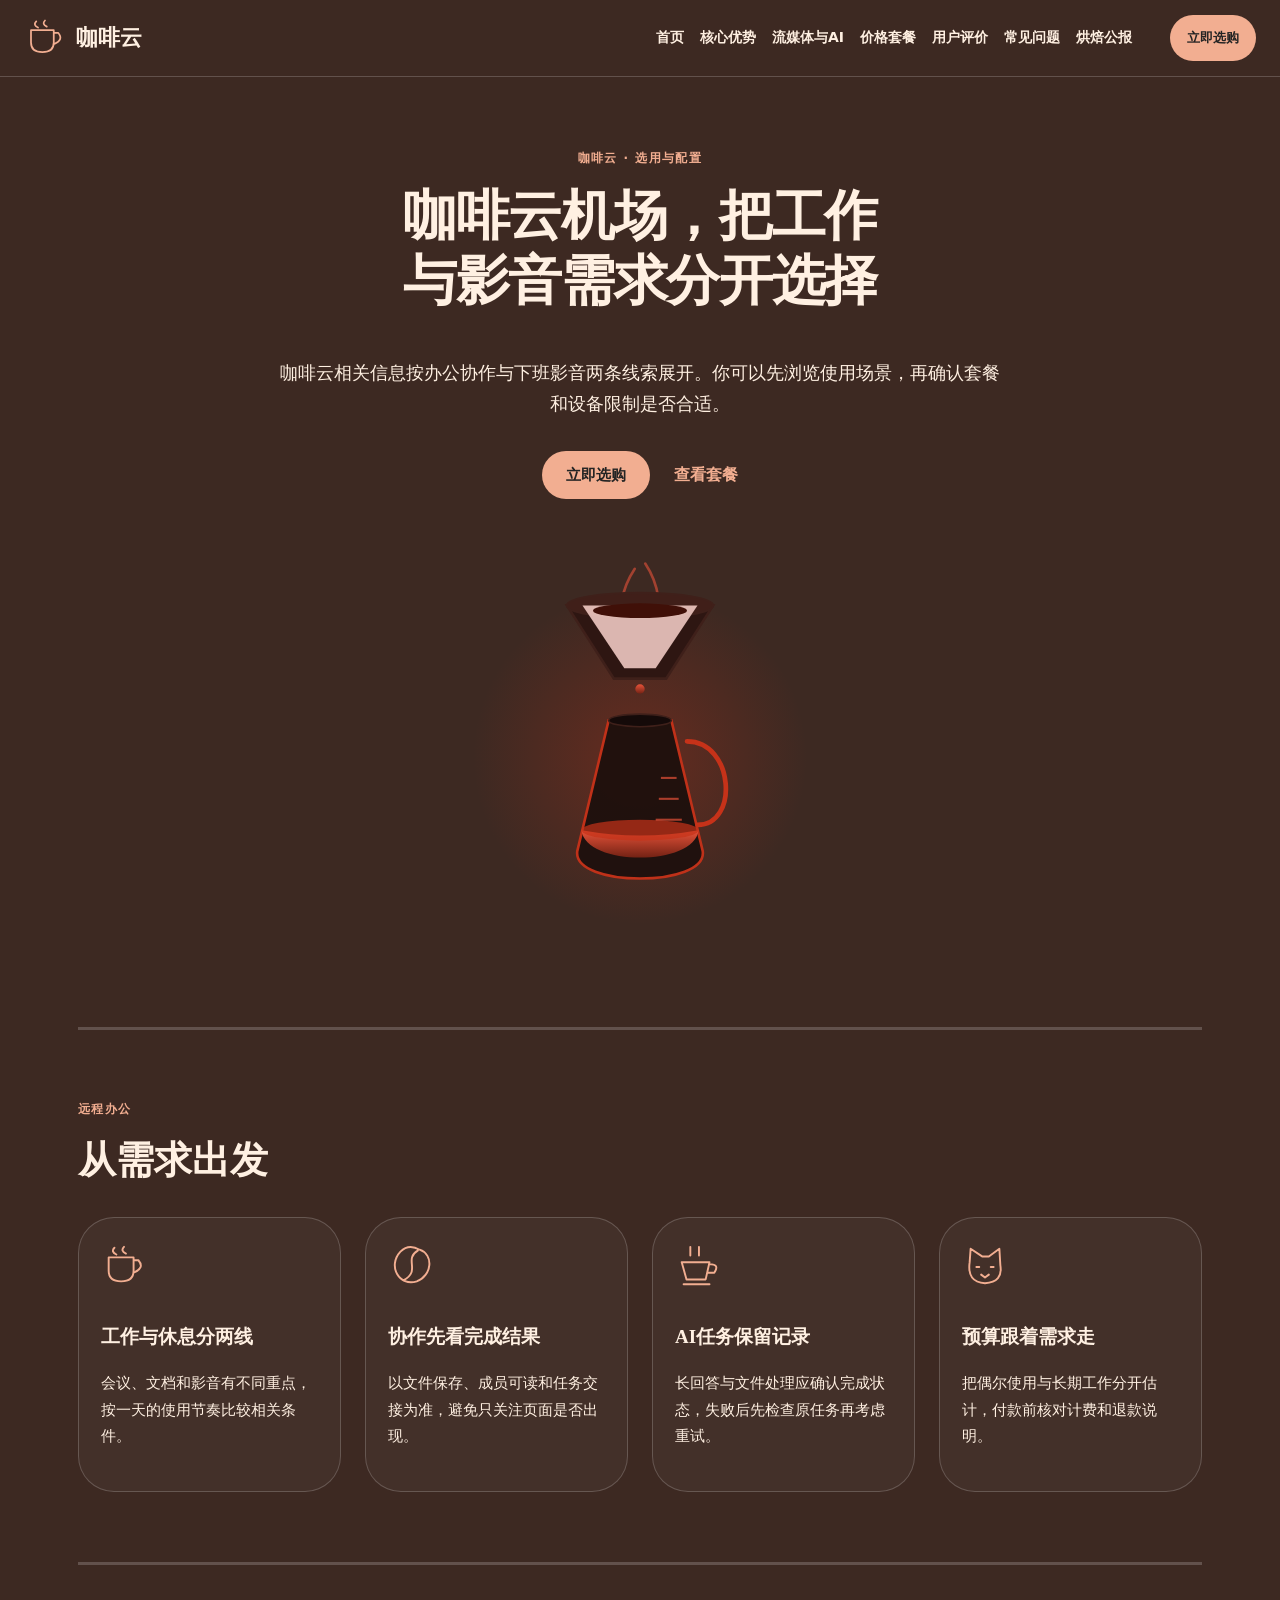
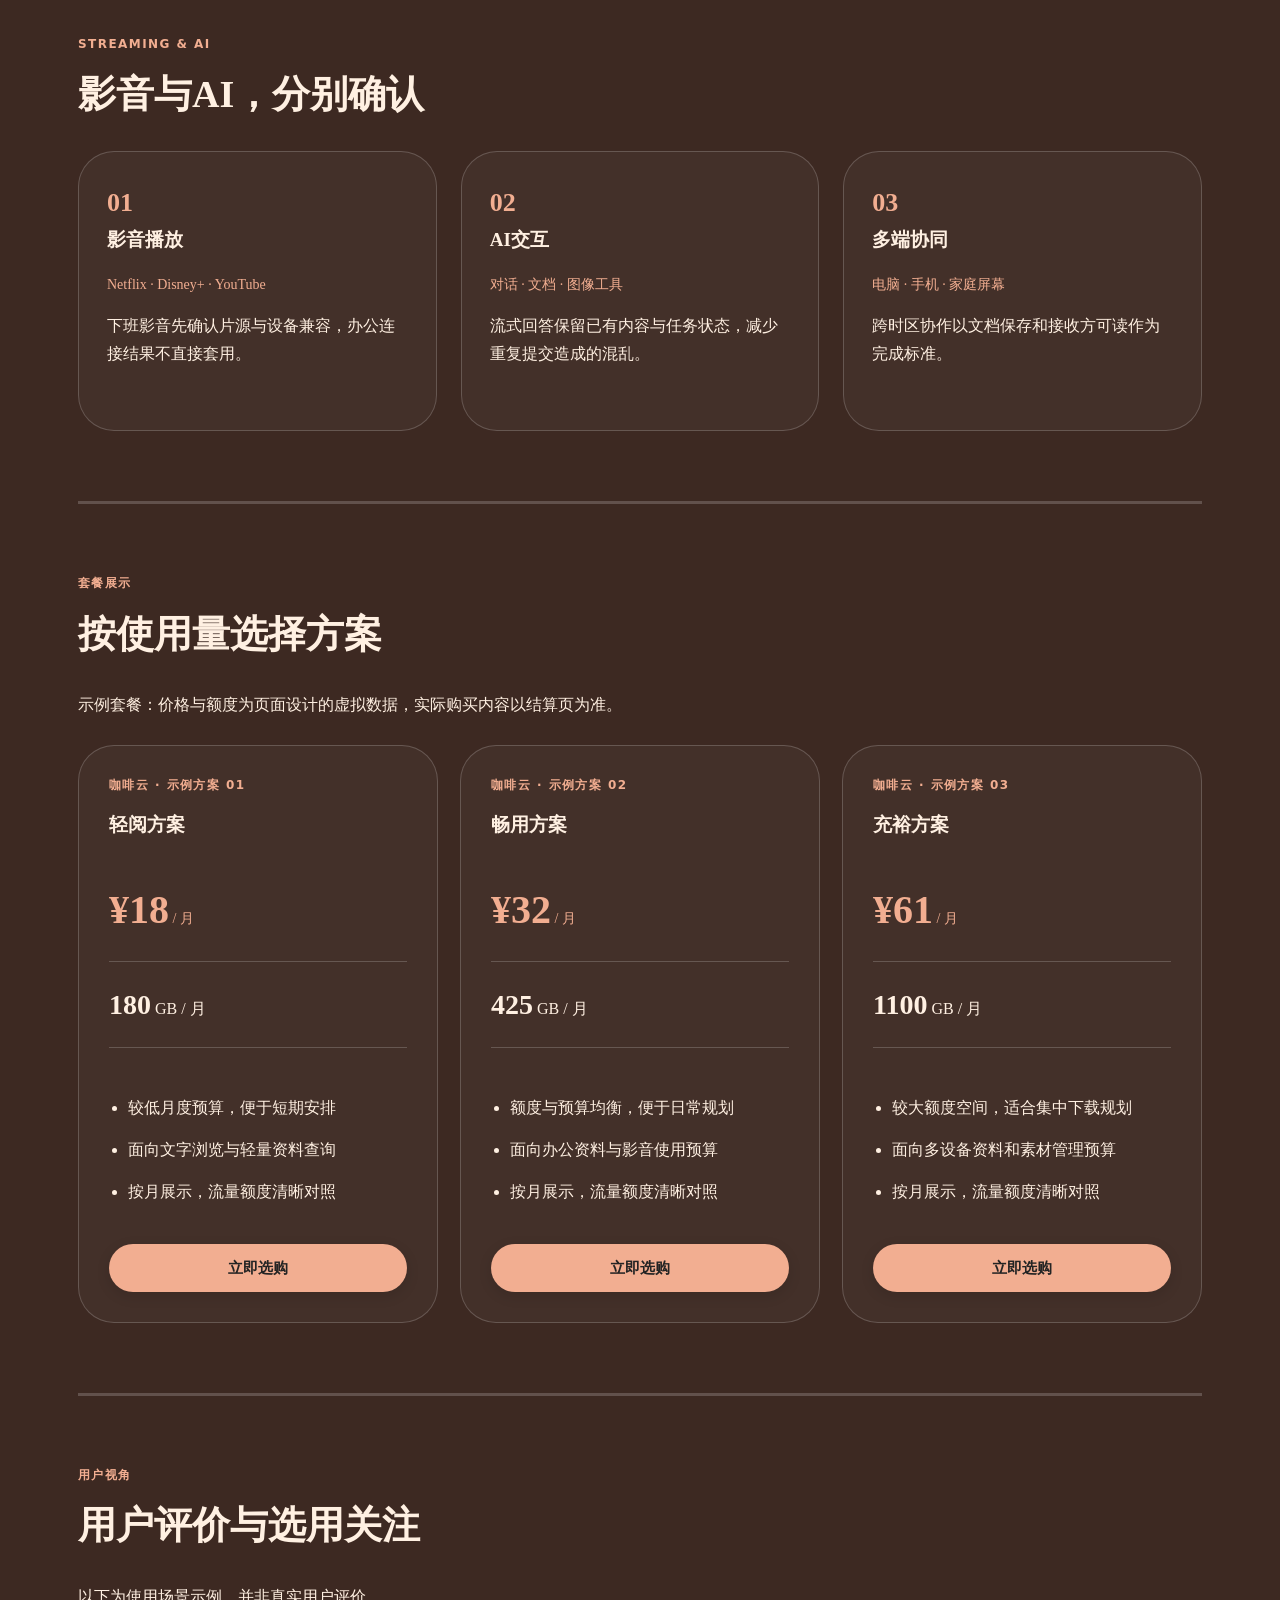
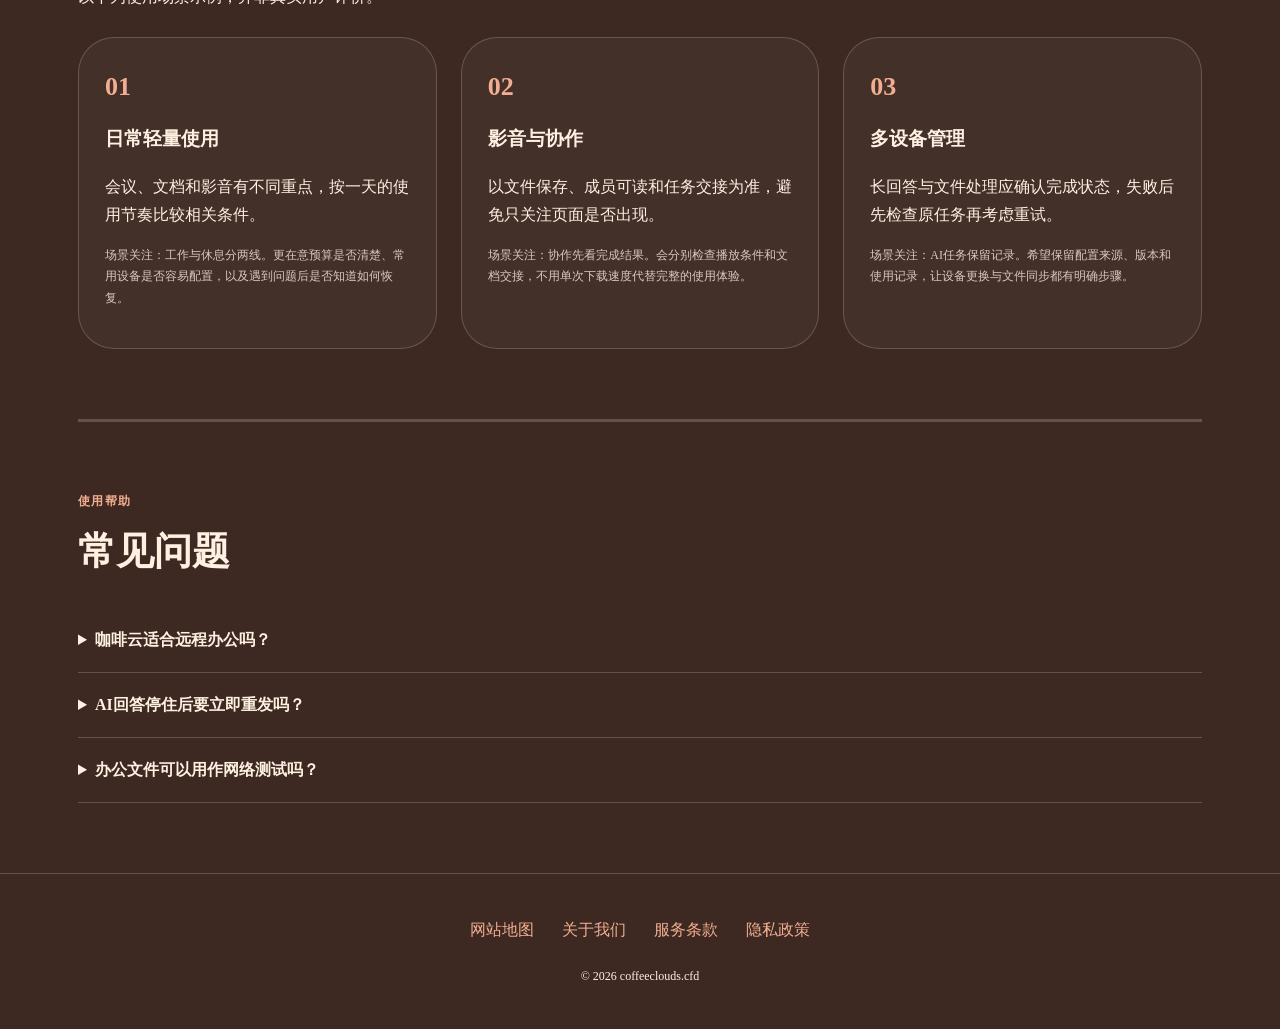
<file: index.html>
<!DOCTYPE html>
<html lang="zh-CN"><head><meta charset="UTF-8"><meta name="viewport" content="width=device-width,initial-scale=1"><title>咖啡云机场，把工作与影音需求分开选择｜选用指南</title><meta name="description" content="咖啡云相关信息按办公协作与下班影音两条线索展开。你可以先浏览使用场景，再确认套餐和设备限制是否合适。"><meta name="keywords" content="咖啡云,咖啡云机场，把工作与影音需求分开选择,烘焙公报,网络使用指南"><link rel="canonical" href="https://coffeeclouds.cfd/"><meta property="og:type" content="website"><meta property="og:title" content="咖啡云机场，把工作与影音需求分开选择｜选用指南"><meta property="og:description" content="咖啡云相关信息按办公协作与下班影音两条线索展开。你可以先浏览使用场景，再确认套餐和设备限制是否合适。"><meta property="og:url" content="https://coffeeclouds.cfd/"><meta property="og:image" content="https://coffeeclouds.cfd/share.png"><meta property="og:locale" content="zh_CN"><link rel="icon" href="favicon.svg" type="image/svg+xml"><link rel="stylesheet" href="style.css"><script defer src="menu.js"></script><script type="application/ld+json">{"@context": "https://schema.org", "@type": "WebPage", "name": "咖啡云机场，把工作与影音需求分开选择｜选用指南", "url": "https://coffeeclouds.cfd/", "description": "咖啡云相关信息按办公协作与下班影音两条线索展开。你可以先浏览使用场景，再确认套餐和设备限制是否合适。", "inLanguage": "zh-CN"}</script></head><body class="site-3 hero-C review-0 faq-1 nav-0"><header class="site-header"><div class="nav-wrap"><a class="brand" href="index.html"><svg class="brand-mark" viewBox="0 0 48 48" aria-hidden="true"><path d="M8 15H34V29Q34 40 21 40Q8 40 8 29Z M34 18H39Q46 26 34 31 M14 5Q10 9 16 12 M24 4Q20 8 26 11" fill="none" stroke="currentColor" stroke-width="2" stroke-linecap="round" stroke-linejoin="round"/></svg><span>咖啡云</span></a><nav id="site-menu" aria-label="主导航"><a href="index.html">首页</a><a href="index.html#features">核心优势</a><a href="index.html#streaming">流媒体与AI</a><a href="index.html#pricing">价格套餐</a><a href="index.html#testimonials">用户评价</a><a href="index.html#faq">常见问题</a><a href="coffee-roast-bulletin.html">烘焙公报</a></nav><div class="nav-actions"><a class="button compact" href="https://ww012.twilightaff.com/#/?code=A56DH1Af" target="_blank" rel="sponsored nofollow noopener">立即选购</a><button type="button" class="menu-toggle" aria-label="切换主导航菜单" aria-controls="site-menu" aria-expanded="false"><span></span><span></span></button></div></div></header><main class="site-main"><section class="hero-section"><div class="hero-copy"><span class="eyebrow">咖啡云 · 选用与配置</span><h1>咖啡云机场，把工作与影音需求分开选择</h1><p class="hero-intro">咖啡云相关信息按办公协作与下班影音两条线索展开。你可以先浏览使用场景，再确认套餐和设备限制是否合适。</p><div class="hero-actions"><a class="button" href="https://ww012.twilightaff.com/#/?code=A56DH1Af" target="_blank" rel="sponsored nofollow noopener">立即选购</a><a class="text-button" href="#pricing">查看套餐</a></div></div><div class="hero-art" role="img" aria-label="咖啡云品牌动画"><svg viewBox="0 0 520 440" width="100%" height="100%" xmlns="http://www.w3.org/2000/svg" style="max-height: 400px;">
  <defs>
    <linearGradient id="coffeeDrip" x1="0" y1="0" x2="0" y2="1">
      <stop offset="0%" stop-color="#e65239"/>
      <stop offset="100%" stop-color="#732214"/>
    </linearGradient>
    <radialGradient id="steamWarmGlow" cx="50%" cy="50%" r="50%">
      <stop offset="0%" stop-color="#c63219" stop-opacity="0.3"/>
      <stop offset="100%" stop-color="#c63219" stop-opacity="0"/>
    </radialGradient>
    <filter id="coffeeGlow" x="-20%" y="-20%" width="140%" height="140%">
      <feGaussianBlur stdDeviation="6" result="blur"/>
      <feComposite in="SourceGraphic" in2="blur" operator="over"/>
    </filter>
  </defs>
  <style>
    @keyframes potBreath {
      0%, 100% { transform: translateY(0px); }
      50% { transform: translateY(-8px); }
    }
    @keyframes dripDrop {
      0% { transform: translateY(0px) scale(1); opacity: 1; }
      80% { transform: translateY(75px) scale(0.9); opacity: 1; }
      100% { transform: translateY(85px) scale(1.6); opacity: 0; }
    }
    @keyframes aromaRise {
      0% { transform: translateY(0) scaleX(0.9); opacity: 0; }
      50% { opacity: 0.8; }
      100% { transform: translateY(-70px) scaleX(1.3); opacity: 0; }
    }
    .carafe-group { animation: potBreath 4.5s ease-in-out infinite; transform-origin: center; }
    .drop-particle { animation: dripDrop 1.8s cubic-bezier(0.55, 0.085, 0.68, 0.53) infinite; transform-origin: 260px 175px; }
    .aroma-1 { animation: aromaRise 3.5s ease-out infinite; }
    .aroma-2 { animation: aromaRise 4s ease-out infinite 1.2s; }
  </style>

  <!-- Warm Backlight Aura -->
  <circle cx="260" cy="220" r="160" fill="url(#steamWarmGlow)"/>

  <!-- Carafe Group -->
  <g class="carafe-group">
    <!-- Rising Aroma Curves -->
    <path d="M245 105 Q235 70 255 40" fill="none" stroke="#e65239" stroke-width="2.5" stroke-linecap="round" class="aroma-1" opacity="0.6"/>
    <path d="M275 105 Q285 65 265 35" fill="none" stroke="#e65239" stroke-width="2.5" stroke-linecap="round" class="aroma-2" opacity="0.6"/>

    <!-- V60 Dripper Top Cone -->
    <polygon points="190,75 330,75 285,145 235,145" fill="#2e1612" stroke="#3f201a" stroke-width="2.5"/>
    <ellipse cx="260" cy="75" rx="70" ry="12" fill="#401f19" stroke="#3f201a" stroke-width="2"/>
    <!-- Filter Paper -->
    <polygon points="205,75 315,75 275,135 245,135" fill="#f9d3cc" opacity="0.85"/>
    <!-- Coffee Ground Bed -->
    <ellipse cx="260" cy="80" rx="45" ry="7" fill="#401008"/>

    <!-- Dripping Coffee Stream & Drops -->
    <circle cx="260" cy="155" r="4.5" fill="url(#coffeeDrip)" class="drop-particle"/>

    <!-- Glass Server Carafe -->
    <path d="M230 185 L200 310 C195 345 325 345 320 310 L290 185 Z" fill="#1e100d" stroke="#c63219" stroke-width="2.5" opacity="0.95"/>
    <ellipse cx="260" cy="185" rx="30" ry="6" fill="#150a09" stroke="#3f201a" stroke-width="1.5"/>

    <!-- Coffee Liquid inside Server with Fill Level -->
    <path d="M204 290 Q260 300 316 290 C312 325 208 325 204 290 Z" fill="url(#coffeeDrip)"/>
    <ellipse cx="260" cy="290" rx="56" ry="10" fill="#c63219" opacity="0.7"/>

    <!-- Server Handle -->
    <path d="M305 205 C350 205 355 285 315 285" fill="none" stroke="#c63219" stroke-width="4.5" stroke-linecap="round"/>

    <!-- Measurement Markings on Glass -->
    <line x1="280" y1="240" x2="295" y2="240" stroke="#e65239" stroke-width="2" opacity="0.7"/>
    <line x1="278" y1="260" x2="297" y2="260" stroke="#e65239" stroke-width="2" opacity="0.7"/>
    <line x1="275" y1="280" x2="300" y2="280" stroke="#e65239" stroke-width="2" opacity="0.7"/>
  </g>
</svg></div></section><section id="features" class="section "><div class="section-heading"><span class="eyebrow">远程办公</span><h2>从需求出发</h2></div><div class="features rail"><div class="feature"><svg class="" viewBox="0 0 48 48" aria-hidden="true"><path d="M8 15H34V29Q34 40 21 40Q8 40 8 29Z M34 18H39Q46 26 34 31 M14 5Q10 9 16 12 M24 4Q20 8 26 11" fill="none" stroke="currentColor" stroke-width="2" stroke-linecap="round" stroke-linejoin="round"/></svg><div><h3>工作与休息分两线</h3><p>会议、文档和影音有不同重点，按一天的使用节奏比较相关条件。</p></div></div><div class="feature"><svg class="" viewBox="0 0 48 48" aria-hidden="true"><path d="M13 9C-1 24 12 46 30 40C46 34 48 12 33 7C26 3 19 3 13 9Z M31 8C16 17 35 29 16 39" fill="none" stroke="currentColor" stroke-width="2" stroke-linecap="round" stroke-linejoin="round"/></svg><div><h3>协作先看完成结果</h3><p>以文件保存、成员可读和任务交接为准，避免只关注页面是否出现。</p></div></div><div class="feature"><svg class="" viewBox="0 0 48 48" aria-hidden="true"><path d="M7 20H36L32 38H12Z M36 22Q47 22 41 31H34 M9 43H36 M16 4V13 M25 4V13" fill="none" stroke="currentColor" stroke-width="2" stroke-linecap="round" stroke-linejoin="round"/></svg><div><h3>AI任务保留记录</h3><p>长回答与文件处理应确认完成状态，失败后先检查原任务再考虑重试。</p></div></div><div class="feature"><svg class="" viewBox="0 0 48 48" aria-hidden="true"><path d="M8 20L9 6L21 14H28L39 6L40 23Q43 41 24 42Q5 41 8 20Z M15 25H18 M30 25H33 M20 33L24 36L28 33" fill="none" stroke="currentColor" stroke-width="2" stroke-linecap="round" stroke-linejoin="round"/></svg><div><h3>预算跟着需求走</h3><p>把偶尔使用与长期工作分开估计，付款前核对计费和退款说明。</p></div></div></div></section><section id="streaming" class="section "><div class="section-heading"><span class="eyebrow">STREAMING & AI</span><h2>影音与AI，分别确认</h2></div><div class="use-cases steps"><div class="use-case"><span class="item-no">01</span><h3>影音播放</h3><p class="platforms">Netflix · Disney+ · YouTube</p><p>下班影音先确认片源与设备兼容，办公连接结果不直接套用。</p></div><div class="use-case"><span class="item-no">02</span><h3>AI交互</h3><p class="platforms">对话 · 文档 · 图像工具</p><p>流式回答保留已有内容与任务状态，减少重复提交造成的混乱。</p></div><div class="use-case"><span class="item-no">03</span><h3>多端协同</h3><p class="platforms">电脑 · 手机 · 家庭屏幕</p><p>跨时区协作以文档保存和接收方可读作为完成标准。</p></div></div></section><section id="pricing" class="section"><div class="section-heading"><span class="eyebrow">套餐展示</span><h2>按使用量选择方案</h2></div><p class="section-intro">示例套餐：价格与额度为页面设计的虚拟数据，实际购买内容以结算页为准。</p><div class="plans cards"><div class="plan"><span class="eyebrow">咖啡云 · 示例方案 01</span><h3>轻阅方案</h3><p class="price-value">¥18<small> / 月</small></p><p class="quota"><strong>180</strong> GB / 月</p><ul><li>较低月度预算，便于短期安排</li><li>面向文字浏览与轻量资料查询</li><li>按月展示，流量额度清晰对照</li></ul>  <a class="button" href="https://ww012.twilightaff.com/#/?code=A56DH1Af" target="_blank" rel="sponsored nofollow noopener">立即选购</a>
</div><div class="plan"><span class="eyebrow">咖啡云 · 示例方案 02</span><h3>畅用方案</h3><p class="price-value">¥32<small> / 月</small></p><p class="quota"><strong>425</strong> GB / 月</p><ul><li>额度与预算均衡，便于日常规划</li><li>面向办公资料与影音使用预算</li><li>按月展示，流量额度清晰对照</li></ul>  <a class="button" href="https://ww012.twilightaff.com/#/?code=A56DH1Af" target="_blank" rel="sponsored nofollow noopener">立即选购</a>
</div><div class="plan"><span class="eyebrow">咖啡云 · 示例方案 03</span><h3>充裕方案</h3><p class="price-value">¥61<small> / 月</small></p><p class="quota"><strong>1100</strong> GB / 月</p><ul><li>较大额度空间，适合集中下载规划</li><li>面向多设备资料和素材管理预算</li><li>按月展示，流量额度清晰对照</li></ul>  <a class="button" href="https://ww012.twilightaff.com/#/?code=A56DH1Af" target="_blank" rel="sponsored nofollow noopener">立即选购</a>
</div></div></section><section id="testimonials" class="section"><div class="section-heading"><span class="eyebrow">用户视角</span><h2>用户评价与选用关注</h2></div><p class="section-intro">以下为使用场景示例，并非真实用户评价。</p><div class="reviews"><div class="review"><span class="review-mark">01</span><h3>日常轻量使用</h3><p>会议、文档和影音有不同重点，按一天的使用节奏比较相关条件。</p><p class="small">场景关注：工作与休息分两线。更在意预算是否清楚、常用设备是否容易配置，以及遇到问题后是否知道如何恢复。</p></div><div class="review"><span class="review-mark">02</span><h3>影音与协作</h3><p>以文件保存、成员可读和任务交接为准，避免只关注页面是否出现。</p><p class="small">场景关注：协作先看完成结果。会分别检查播放条件和文档交接，不用单次下载速度代替完整的使用体验。</p></div><div class="review"><span class="review-mark">03</span><h3>多设备管理</h3><p>长回答与文件处理应确认完成状态，失败后先检查原任务再考虑重试。</p><p class="small">场景关注：AI任务保留记录。希望保留配置来源、版本和使用记录，让设备更换与文件同步都有明确步骤。</p></div></div></section><section id="faq" class="section "><div class="section-heading"><span class="eyebrow">使用帮助</span><h2>常见问题</h2></div><div class="faq-list"><details><summary>咖啡云适合远程办公吗？</summary><p>需用自己的设备与合法工作任务做小范围验证；目前本站没有完成该品牌办公场景实测。</p></details><details><summary>AI回答停住后要立即重发吗？</summary><p>先保存已有内容并查看任务状态，避免重复提交造成重复结果或重复计费。</p></details><details><summary>办公文件可以用作网络测试吗？</summary><p>优先使用无敏感的测试文档，真实业务资料仍按组织批准的渠道处理。</p></details></div></section></main><footer class="site-footer"><nav aria-label="页脚导航"><a href="sitemap.html">网站地图</a><a href="about.html">关于我们</a><a href="terms.html">服务条款</a><a href="privacy.html">隐私政策</a></nav><p>© 2026 coffeeclouds.cfd</p></footer></body></html>
</file>
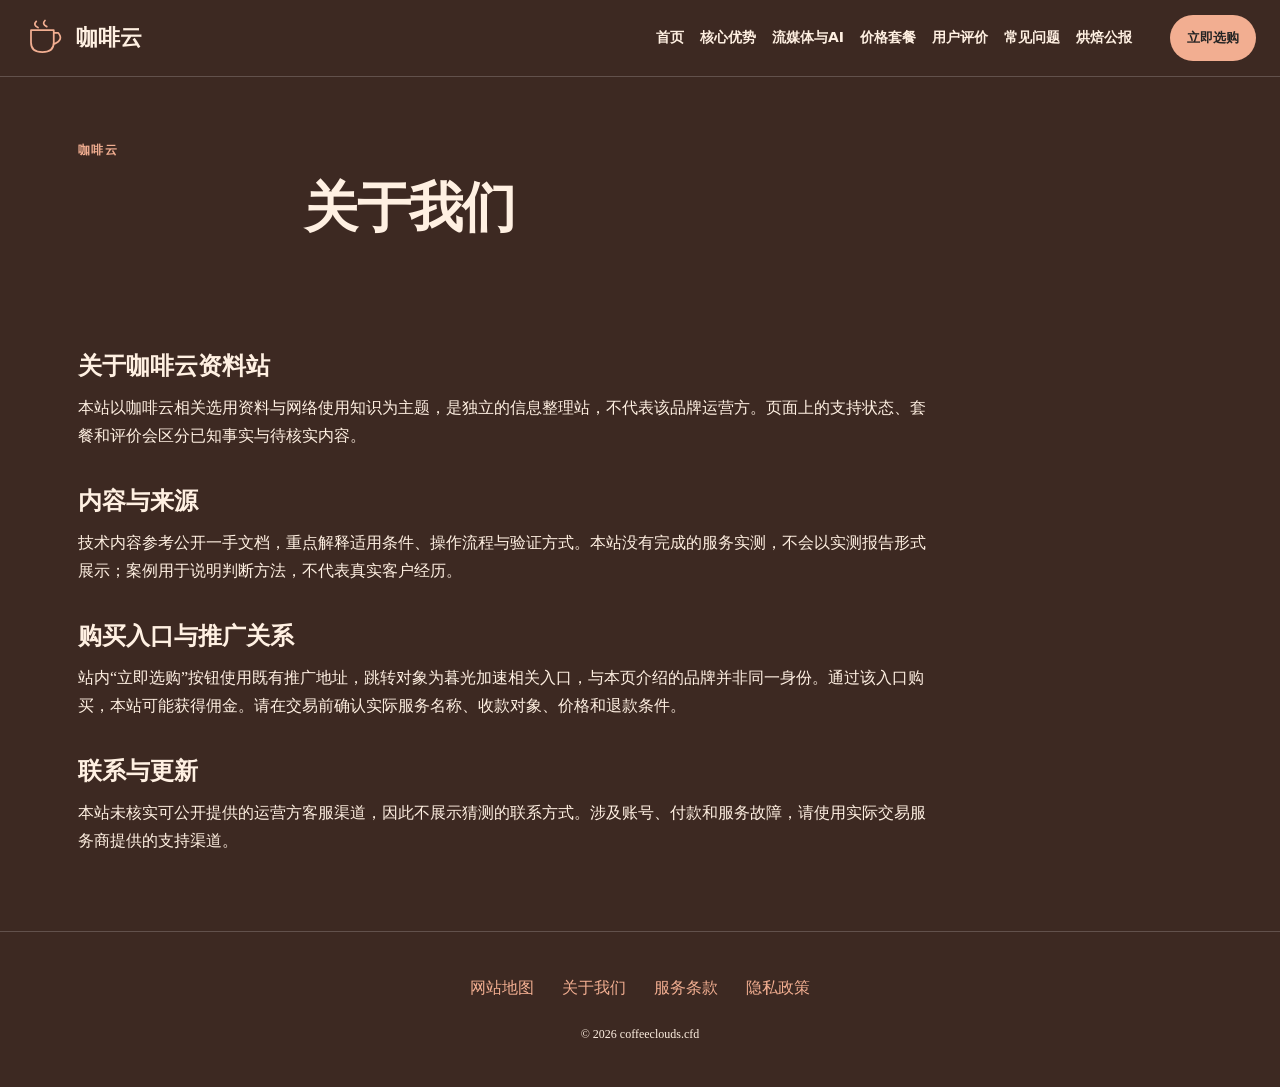
<file: about.html>
<!DOCTYPE html>
<html lang="zh-CN"><head><meta charset="UTF-8"><meta name="viewport" content="width=device-width,initial-scale=1"><title>关于我们｜咖啡云·烘焙公报</title><meta name="description" content="烘焙公报的关于我们：说明咖啡云资料整理、内容使用与第三方服务边界。"><meta name="keywords" content="咖啡云,关于我们,烘焙公报,网络使用指南"><link rel="canonical" href="https://coffeeclouds.cfd/about.html"><meta property="og:type" content="website"><meta property="og:title" content="关于我们｜咖啡云·烘焙公报"><meta property="og:description" content="烘焙公报的关于我们：说明咖啡云资料整理、内容使用与第三方服务边界。"><meta property="og:url" content="https://coffeeclouds.cfd/about.html"><meta property="og:image" content="https://coffeeclouds.cfd/share.png"><meta property="og:locale" content="zh_CN"><link rel="icon" href="favicon.svg" type="image/svg+xml"><link rel="stylesheet" href="style.css"><script defer src="menu.js"></script><script type="application/ld+json">{"@context": "https://schema.org", "@type": "WebPage", "name": "关于我们｜咖啡云·烘焙公报", "url": "https://coffeeclouds.cfd/about.html", "description": "烘焙公报的关于我们：说明咖啡云资料整理、内容使用与第三方服务边界。", "inLanguage": "zh-CN"}</script></head><body class="site-3 hero-C review-0 faq-1 nav-0"><header class="site-header"><div class="nav-wrap"><a class="brand" href="index.html"><svg class="brand-mark" viewBox="0 0 48 48" aria-hidden="true"><path d="M8 15H34V29Q34 40 21 40Q8 40 8 29Z M34 18H39Q46 26 34 31 M14 5Q10 9 16 12 M24 4Q20 8 26 11" fill="none" stroke="currentColor" stroke-width="2" stroke-linecap="round" stroke-linejoin="round"/></svg><span>咖啡云</span></a><nav id="site-menu" aria-label="主导航"><a href="index.html">首页</a><a href="index.html#features">核心优势</a><a href="index.html#streaming">流媒体与AI</a><a href="index.html#pricing">价格套餐</a><a href="index.html#testimonials">用户评价</a><a href="index.html#faq">常见问题</a><a href="coffee-roast-bulletin.html">烘焙公报</a></nav><div class="nav-actions"><a class="button compact" href="https://ww012.twilightaff.com/#/?code=A56DH1Af" target="_blank" rel="sponsored nofollow noopener">立即选购</a><button type="button" class="menu-toggle" aria-label="切换主导航菜单" aria-controls="site-menu" aria-expanded="false"><span></span><span></span></button></div></div></header><main class="site-main"><header class="page-heading"><span class="eyebrow">咖啡云</span><h1>关于我们</h1></header><div class="prose"><h2>关于咖啡云资料站</h2><p>本站以咖啡云相关选用资料与网络使用知识为主题，是独立的信息整理站，不代表该品牌运营方。页面上的支持状态、套餐和评价会区分已知事实与待核实内容。</p><h2>内容与来源</h2><p>技术内容参考公开一手文档，重点解释适用条件、操作流程与验证方式。本站没有完成的服务实测，不会以实测报告形式展示；案例用于说明判断方法，不代表真实客户经历。</p><h2>购买入口与推广关系</h2><p>站内“立即选购”按钮使用既有推广地址，跳转对象为暮光加速相关入口，与本页介绍的品牌并非同一身份。通过该入口购买，本站可能获得佣金。请在交易前确认实际服务名称、收款对象、价格和退款条件。</p><h2>联系与更新</h2><p>本站未核实可公开提供的运营方客服渠道，因此不展示猜测的联系方式。涉及账号、付款和服务故障，请使用实际交易服务商提供的支持渠道。</p></div></main><footer class="site-footer"><nav aria-label="页脚导航"><a href="sitemap.html">网站地图</a><a href="about.html">关于我们</a><a href="terms.html">服务条款</a><a href="privacy.html">隐私政策</a></nav><p>© 2026 coffeeclouds.cfd</p></footer></body></html>
</file>
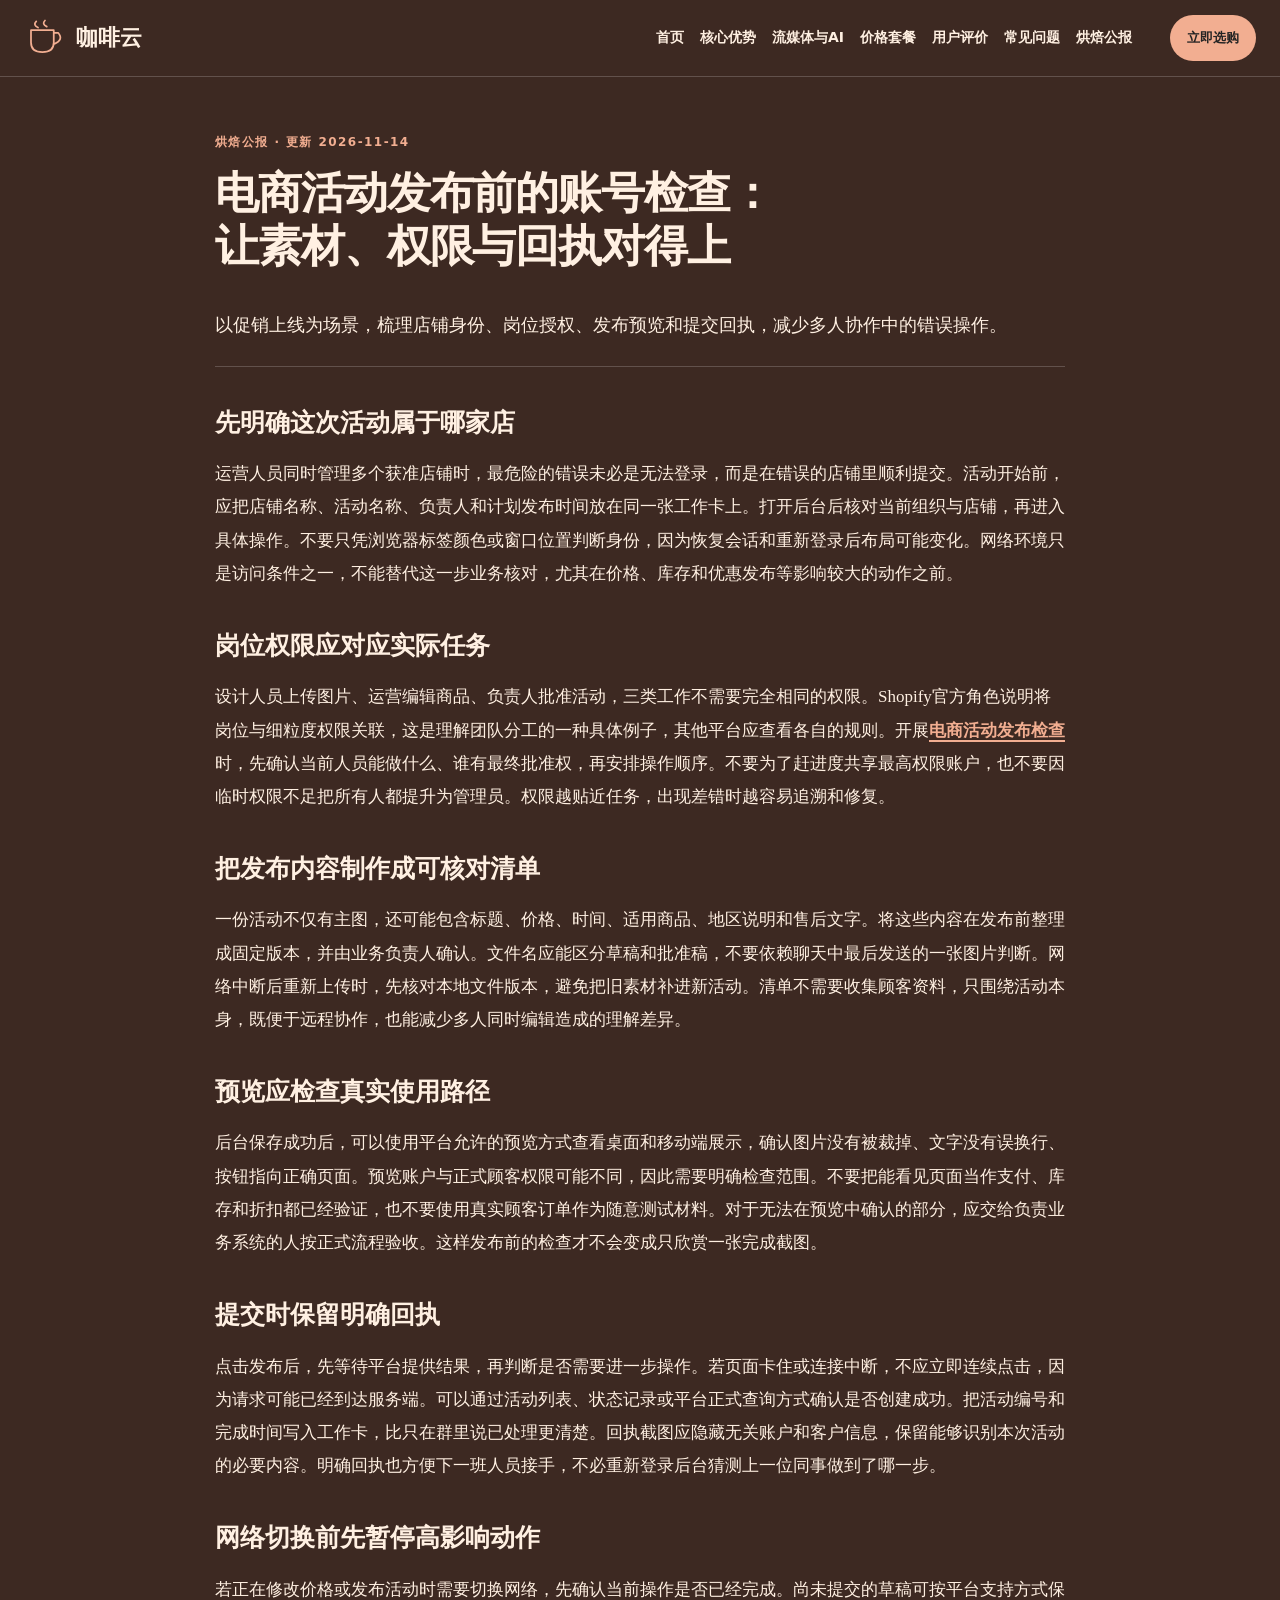
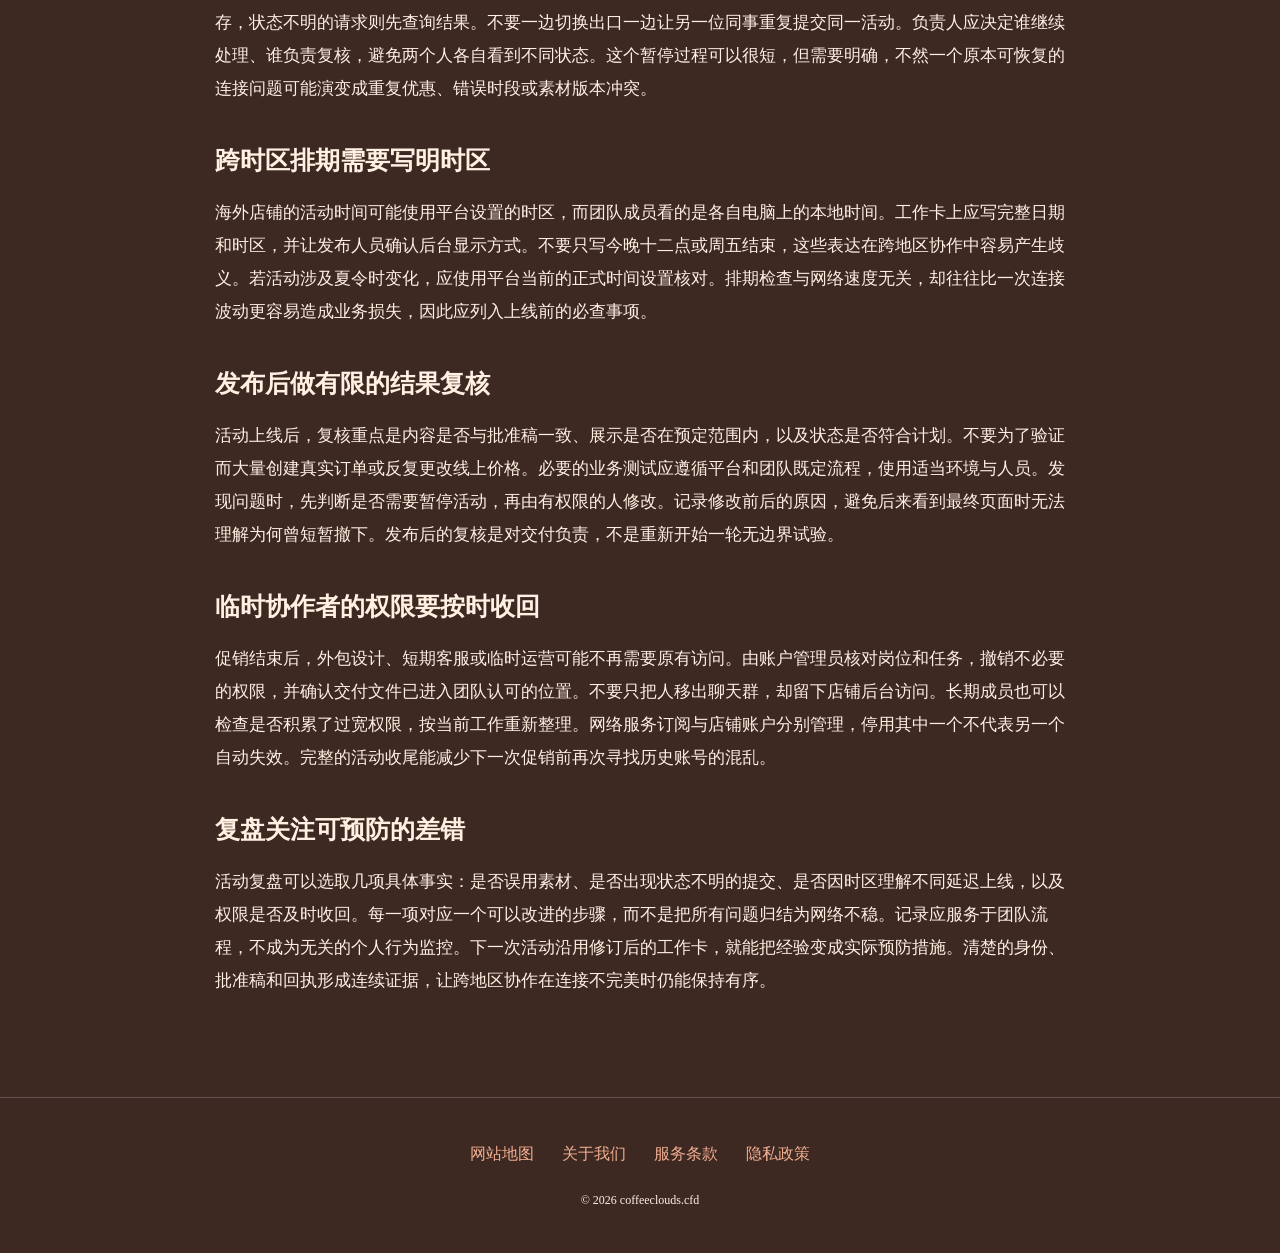
<file: coffee-clean-ip-ecommerce-multi-account.html>
<!DOCTYPE html>
<html lang="zh-CN"><head><meta charset="UTF-8"><meta name="viewport" content="width=device-width,initial-scale=1"><title>电商活动发布前的账号检查：让素材、权限与回执对得上｜咖啡云</title><meta name="description" content="以促销上线为场景，梳理店铺身份、岗位授权、发布预览和提交回执，减少多人协作中的错误操作。"><meta name="keywords" content="咖啡云,电商活动发布前的账号检查：让素材、权限与回执对得上,先明确这次活动属于哪家店,网络使用指南"><link rel="canonical" href="https://coffeeclouds.cfd/coffee-clean-ip-ecommerce-multi-account.html"><meta property="og:type" content="article"><meta property="og:title" content="电商活动发布前的账号检查：让素材、权限与回执对得上｜咖啡云"><meta property="og:description" content="以促销上线为场景，梳理店铺身份、岗位授权、发布预览和提交回执，减少多人协作中的错误操作。"><meta property="og:url" content="https://coffeeclouds.cfd/coffee-clean-ip-ecommerce-multi-account.html"><meta property="og:image" content="https://coffeeclouds.cfd/share.png"><meta property="og:locale" content="zh_CN"><link rel="icon" href="favicon.svg" type="image/svg+xml"><link rel="stylesheet" href="style.css"><script defer src="menu.js"></script><script type="application/ld+json">{"@context": "https://schema.org", "@type": "Article", "name": "电商活动发布前的账号检查：让素材、权限与回执对得上｜咖啡云", "url": "https://coffeeclouds.cfd/coffee-clean-ip-ecommerce-multi-account.html", "description": "以促销上线为场景，梳理店铺身份、岗位授权、发布预览和提交回执，减少多人协作中的错误操作。", "inLanguage": "zh-CN", "headline": "电商活动发布前的账号检查：让素材、权限与回执对得上｜咖啡云", "dateModified": "2026-11-14", "image": "https://coffeeclouds.cfd/share.png"}</script></head><body class="site-3 hero-C review-0 faq-1 nav-0"><header class="site-header"><div class="nav-wrap"><a class="brand" href="index.html"><svg class="brand-mark" viewBox="0 0 48 48" aria-hidden="true"><path d="M8 15H34V29Q34 40 21 40Q8 40 8 29Z M34 18H39Q46 26 34 31 M14 5Q10 9 16 12 M24 4Q20 8 26 11" fill="none" stroke="currentColor" stroke-width="2" stroke-linecap="round" stroke-linejoin="round"/></svg><span>咖啡云</span></a><nav id="site-menu" aria-label="主导航"><a href="index.html">首页</a><a href="index.html#features">核心优势</a><a href="index.html#streaming">流媒体与AI</a><a href="index.html#pricing">价格套餐</a><a href="index.html#testimonials">用户评价</a><a href="index.html#faq">常见问题</a><a href="coffee-roast-bulletin.html">烘焙公报</a></nav><div class="nav-actions"><a class="button compact" href="https://ww012.twilightaff.com/#/?code=A56DH1Af" target="_blank" rel="sponsored nofollow noopener">立即选购</a><button type="button" class="menu-toggle" aria-label="切换主导航菜单" aria-controls="site-menu" aria-expanded="false"><span></span><span></span></button></div></div></header><main class="site-main"><article class="article-page"><header><span class="eyebrow">烘焙公报 · 更新 2026-11-14</span><h1>电商活动发布前的账号检查：让素材、权限与回执对得上</h1><p class="lead">以促销上线为场景，梳理店铺身份、岗位授权、发布预览和提交回执，减少多人协作中的错误操作。</p></header><div class="article-body"><h2>先明确这次活动属于哪家店</h2><p>运营人员同时管理多个获准店铺时，最危险的错误未必是无法登录，而是在错误的店铺里顺利提交。活动开始前，应把店铺名称、活动名称、负责人和计划发布时间放在同一张工作卡上。打开后台后核对当前组织与店铺，再进入具体操作。不要只凭浏览器标签颜色或窗口位置判断身份，因为恢复会话和重新登录后布局可能变化。网络环境只是访问条件之一，不能替代这一步业务核对，尤其在价格、库存和优惠发布等影响较大的动作之前。</p><h2>岗位权限应对应实际任务</h2><p>设计人员上传图片、运营编辑商品、负责人批准活动，三类工作不需要完全相同的权限。Shopify官方角色说明将岗位与细粒度权限关联，这是理解团队分工的一种具体例子，其他平台应查看各自的规则。开展<a href="https://dajichang.mom/" target="_blank" rel="noopener">电商活动发布检查</a>时，先确认当前人员能做什么、谁有最终批准权，再安排操作顺序。不要为了赶进度共享最高权限账户，也不要因临时权限不足把所有人都提升为管理员。权限越贴近任务，出现差错时越容易追溯和修复。</p><h2>把发布内容制作成可核对清单</h2><p>一份活动不仅有主图，还可能包含标题、价格、时间、适用商品、地区说明和售后文字。将这些内容在发布前整理成固定版本，并由业务负责人确认。文件名应能区分草稿和批准稿，不要依赖聊天中最后发送的一张图片判断。网络中断后重新上传时，先核对本地文件版本，避免把旧素材补进新活动。清单不需要收集顾客资料，只围绕活动本身，既便于远程协作，也能减少多人同时编辑造成的理解差异。</p><h2>预览应检查真实使用路径</h2><p>后台保存成功后，可以使用平台允许的预览方式查看桌面和移动端展示，确认图片没有被裁掉、文字没有误换行、按钮指向正确页面。预览账户与正式顾客权限可能不同，因此需要明确检查范围。不要把能看见页面当作支付、库存和折扣都已经验证，也不要使用真实顾客订单作为随意测试材料。对于无法在预览中确认的部分，应交给负责业务系统的人按正式流程验收。这样发布前的检查才不会变成只欣赏一张完成截图。</p><h2>提交时保留明确回执</h2><p>点击发布后，先等待平台提供结果，再判断是否需要进一步操作。若页面卡住或连接中断，不应立即连续点击，因为请求可能已经到达服务端。可以通过活动列表、状态记录或平台正式查询方式确认是否创建成功。把活动编号和完成时间写入工作卡，比只在群里说已处理更清楚。回执截图应隐藏无关账户和客户信息，保留能够识别本次活动的必要内容。明确回执也方便下一班人员接手，不必重新登录后台猜测上一位同事做到了哪一步。</p><h2>网络切换前先暂停高影响动作</h2><p>若正在修改价格或发布活动时需要切换网络，先确认当前操作是否已经完成。尚未提交的草稿可按平台支持方式保存，状态不明的请求则先查询结果。不要一边切换出口一边让另一位同事重复提交同一活动。负责人应决定谁继续处理、谁负责复核，避免两个人各自看到不同状态。这个暂停过程可以很短，但需要明确，不然一个原本可恢复的连接问题可能演变成重复优惠、错误时段或素材版本冲突。</p><h2>跨时区排期需要写明时区</h2><p>海外店铺的活动时间可能使用平台设置的时区，而团队成员看的是各自电脑上的本地时间。工作卡上应写完整日期和时区，并让发布人员确认后台显示方式。不要只写今晚十二点或周五结束，这些表达在跨地区协作中容易产生歧义。若活动涉及夏令时变化，应使用平台当前的正式时间设置核对。排期检查与网络速度无关，却往往比一次连接波动更容易造成业务损失，因此应列入上线前的必查事项。</p><h2>发布后做有限的结果复核</h2><p>活动上线后，复核重点是内容是否与批准稿一致、展示是否在预定范围内，以及状态是否符合计划。不要为了验证而大量创建真实订单或反复更改线上价格。必要的业务测试应遵循平台和团队既定流程，使用适当环境与人员。发现问题时，先判断是否需要暂停活动，再由有权限的人修改。记录修改前后的原因，避免后来看到最终页面时无法理解为何曾短暂撤下。发布后的复核是对交付负责，不是重新开始一轮无边界试验。</p><h2>临时协作者的权限要按时收回</h2><p>促销结束后，外包设计、短期客服或临时运营可能不再需要原有访问。由账户管理员核对岗位和任务，撤销不必要的权限，并确认交付文件已进入团队认可的位置。不要只把人移出聊天群，却留下店铺后台访问。长期成员也可以检查是否积累了过宽权限，按当前工作重新整理。网络服务订阅与店铺账户分别管理，停用其中一个不代表另一个自动失效。完整的活动收尾能减少下一次促销前再次寻找历史账号的混乱。</p><h2>复盘关注可预防的差错</h2><p>活动复盘可以选取几项具体事实：是否误用素材、是否出现状态不明的提交、是否因时区理解不同延迟上线，以及权限是否及时收回。每一项对应一个可以改进的步骤，而不是把所有问题归结为网络不稳。记录应服务于团队流程，不成为无关的个人行为监控。下一次活动沿用修订后的工作卡，就能把经验变成实际预防措施。清楚的身份、批准稿和回执形成连续证据，让跨地区协作在连接不完美时仍能保持有序。</p></div></article></main><footer class="site-footer"><nav aria-label="页脚导航"><a href="sitemap.html">网站地图</a><a href="about.html">关于我们</a><a href="terms.html">服务条款</a><a href="privacy.html">隐私政策</a></nav><p>© 2026 coffeeclouds.cfd</p></footer></body></html>
</file>
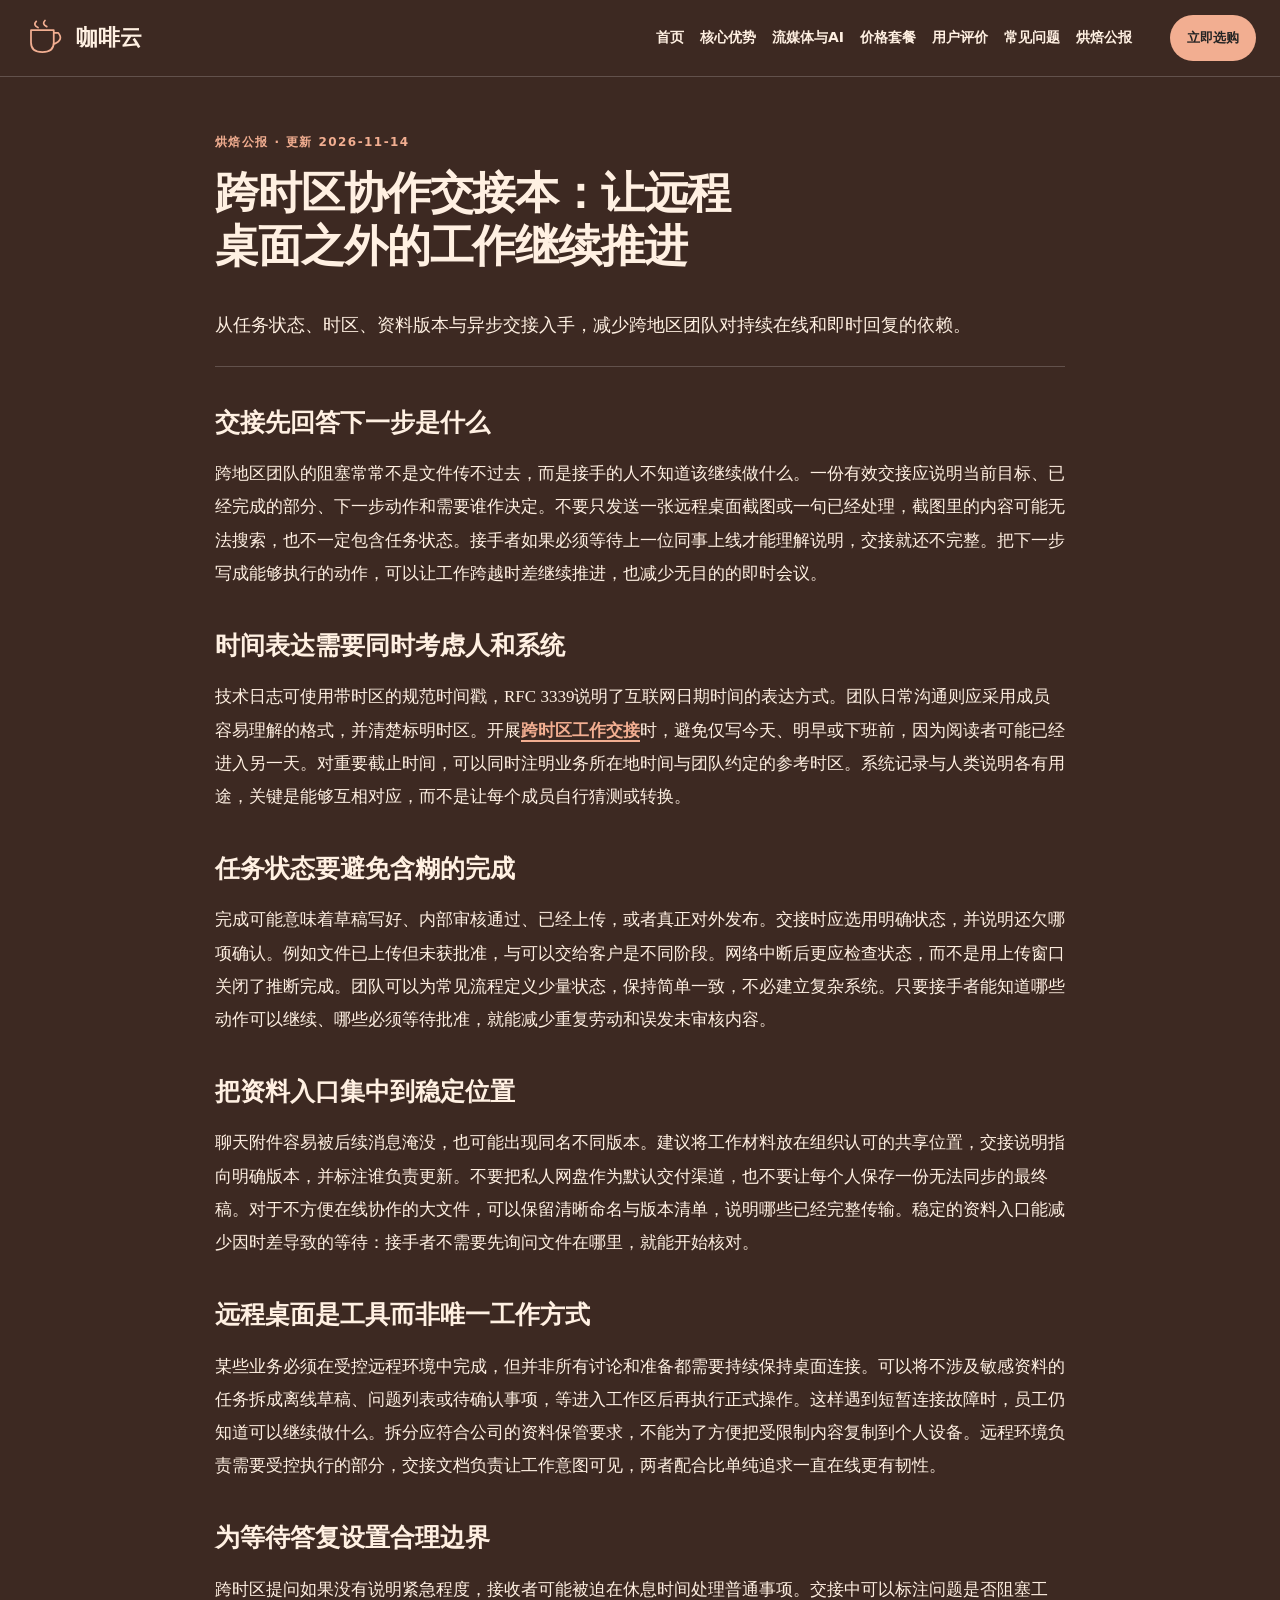
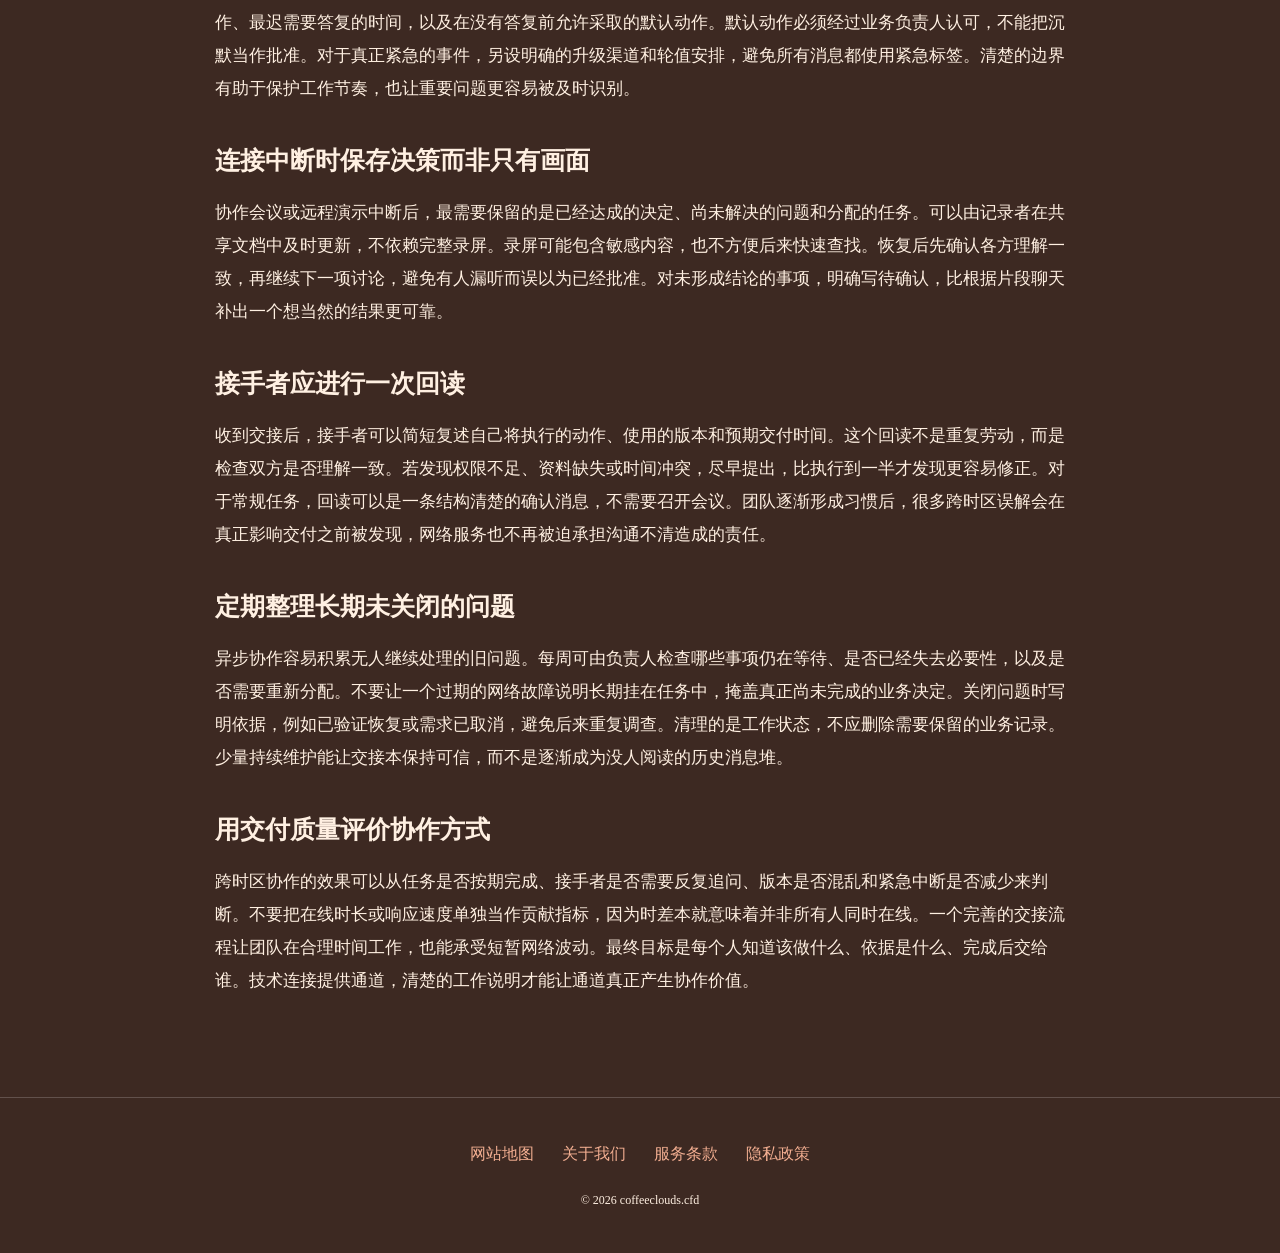
<file: coffee-cross-border-collaboration-sdwan.html>
<!DOCTYPE html>
<html lang="zh-CN"><head><meta charset="UTF-8"><meta name="viewport" content="width=device-width,initial-scale=1"><title>跨时区协作交接本：让远程桌面之外的工作继续推进｜咖啡云</title><meta name="description" content="从任务状态、时区、资料版本与异步交接入手，减少跨地区团队对持续在线和即时回复的依赖。"><meta name="keywords" content="咖啡云,跨时区协作交接本：让远程桌面之外的工作继续推进,交接先回答下一步是什么,网络使用指南"><link rel="canonical" href="https://coffeeclouds.cfd/coffee-cross-border-collaboration-sdwan.html"><meta property="og:type" content="article"><meta property="og:title" content="跨时区协作交接本：让远程桌面之外的工作继续推进｜咖啡云"><meta property="og:description" content="从任务状态、时区、资料版本与异步交接入手，减少跨地区团队对持续在线和即时回复的依赖。"><meta property="og:url" content="https://coffeeclouds.cfd/coffee-cross-border-collaboration-sdwan.html"><meta property="og:image" content="https://coffeeclouds.cfd/share.png"><meta property="og:locale" content="zh_CN"><link rel="icon" href="favicon.svg" type="image/svg+xml"><link rel="stylesheet" href="style.css"><script defer src="menu.js"></script><script type="application/ld+json">{"@context": "https://schema.org", "@type": "Article", "name": "跨时区协作交接本：让远程桌面之外的工作继续推进｜咖啡云", "url": "https://coffeeclouds.cfd/coffee-cross-border-collaboration-sdwan.html", "description": "从任务状态、时区、资料版本与异步交接入手，减少跨地区团队对持续在线和即时回复的依赖。", "inLanguage": "zh-CN", "headline": "跨时区协作交接本：让远程桌面之外的工作继续推进｜咖啡云", "dateModified": "2026-11-14", "image": "https://coffeeclouds.cfd/share.png"}</script></head><body class="site-3 hero-C review-0 faq-1 nav-0"><header class="site-header"><div class="nav-wrap"><a class="brand" href="index.html"><svg class="brand-mark" viewBox="0 0 48 48" aria-hidden="true"><path d="M8 15H34V29Q34 40 21 40Q8 40 8 29Z M34 18H39Q46 26 34 31 M14 5Q10 9 16 12 M24 4Q20 8 26 11" fill="none" stroke="currentColor" stroke-width="2" stroke-linecap="round" stroke-linejoin="round"/></svg><span>咖啡云</span></a><nav id="site-menu" aria-label="主导航"><a href="index.html">首页</a><a href="index.html#features">核心优势</a><a href="index.html#streaming">流媒体与AI</a><a href="index.html#pricing">价格套餐</a><a href="index.html#testimonials">用户评价</a><a href="index.html#faq">常见问题</a><a href="coffee-roast-bulletin.html">烘焙公报</a></nav><div class="nav-actions"><a class="button compact" href="https://ww012.twilightaff.com/#/?code=A56DH1Af" target="_blank" rel="sponsored nofollow noopener">立即选购</a><button type="button" class="menu-toggle" aria-label="切换主导航菜单" aria-controls="site-menu" aria-expanded="false"><span></span><span></span></button></div></div></header><main class="site-main"><article class="article-page"><header><span class="eyebrow">烘焙公报 · 更新 2026-11-14</span><h1>跨时区协作交接本：让远程桌面之外的工作继续推进</h1><p class="lead">从任务状态、时区、资料版本与异步交接入手，减少跨地区团队对持续在线和即时回复的依赖。</p></header><div class="article-body"><h2>交接先回答下一步是什么</h2><p>跨地区团队的阻塞常常不是文件传不过去，而是接手的人不知道该继续做什么。一份有效交接应说明当前目标、已经完成的部分、下一步动作和需要谁作决定。不要只发送一张远程桌面截图或一句已经处理，截图里的内容可能无法搜索，也不一定包含任务状态。接手者如果必须等待上一位同事上线才能理解说明，交接就还不完整。把下一步写成能够执行的动作，可以让工作跨越时差继续推进，也减少无目的的即时会议。</p><h2>时间表达需要同时考虑人和系统</h2><p>技术日志可使用带时区的规范时间戳，RFC 3339说明了互联网日期时间的表达方式。团队日常沟通则应采用成员容易理解的格式，并清楚标明时区。开展<a href="https://dajichang.mom/" target="_blank" rel="noopener">跨时区工作交接</a>时，避免仅写今天、明早或下班前，因为阅读者可能已经进入另一天。对重要截止时间，可以同时注明业务所在地时间与团队约定的参考时区。系统记录与人类说明各有用途，关键是能够互相对应，而不是让每个成员自行猜测或转换。</p><h2>任务状态要避免含糊的完成</h2><p>完成可能意味着草稿写好、内部审核通过、已经上传，或者真正对外发布。交接时应选用明确状态，并说明还欠哪项确认。例如文件已上传但未获批准，与可以交给客户是不同阶段。网络中断后更应检查状态，而不是用上传窗口关闭了推断完成。团队可以为常见流程定义少量状态，保持简单一致，不必建立复杂系统。只要接手者能知道哪些动作可以继续、哪些必须等待批准，就能减少重复劳动和误发未审核内容。</p><h2>把资料入口集中到稳定位置</h2><p>聊天附件容易被后续消息淹没，也可能出现同名不同版本。建议将工作材料放在组织认可的共享位置，交接说明指向明确版本，并标注谁负责更新。不要把私人网盘作为默认交付渠道，也不要让每个人保存一份无法同步的最终稿。对于不方便在线协作的大文件，可以保留清晰命名与版本清单，说明哪些已经完整传输。稳定的资料入口能减少因时差导致的等待：接手者不需要先询问文件在哪里，就能开始核对。</p><h2>远程桌面是工具而非唯一工作方式</h2><p>某些业务必须在受控远程环境中完成，但并非所有讨论和准备都需要持续保持桌面连接。可以将不涉及敏感资料的任务拆成离线草稿、问题列表或待确认事项，等进入工作区后再执行正式操作。这样遇到短暂连接故障时，员工仍知道可以继续做什么。拆分应符合公司的资料保管要求，不能为了方便把受限制内容复制到个人设备。远程环境负责需要受控执行的部分，交接文档负责让工作意图可见，两者配合比单纯追求一直在线更有韧性。</p><h2>为等待答复设置合理边界</h2><p>跨时区提问如果没有说明紧急程度，接收者可能被迫在休息时间处理普通事项。交接中可以标注问题是否阻塞工作、最迟需要答复的时间，以及在没有答复前允许采取的默认动作。默认动作必须经过业务负责人认可，不能把沉默当作批准。对于真正紧急的事件，另设明确的升级渠道和轮值安排，避免所有消息都使用紧急标签。清楚的边界有助于保护工作节奏，也让重要问题更容易被及时识别。</p><h2>连接中断时保存决策而非只有画面</h2><p>协作会议或远程演示中断后，最需要保留的是已经达成的决定、尚未解决的问题和分配的任务。可以由记录者在共享文档中及时更新，不依赖完整录屏。录屏可能包含敏感内容，也不方便后来快速查找。恢复后先确认各方理解一致，再继续下一项讨论，避免有人漏听而误以为已经批准。对未形成结论的事项，明确写待确认，比根据片段聊天补出一个想当然的结果更可靠。</p><h2>接手者应进行一次回读</h2><p>收到交接后，接手者可以简短复述自己将执行的动作、使用的版本和预期交付时间。这个回读不是重复劳动，而是检查双方是否理解一致。若发现权限不足、资料缺失或时间冲突，尽早提出，比执行到一半才发现更容易修正。对于常规任务，回读可以是一条结构清楚的确认消息，不需要召开会议。团队逐渐形成习惯后，很多跨时区误解会在真正影响交付之前被发现，网络服务也不再被迫承担沟通不清造成的责任。</p><h2>定期整理长期未关闭的问题</h2><p>异步协作容易积累无人继续处理的旧问题。每周可由负责人检查哪些事项仍在等待、是否已经失去必要性，以及是否需要重新分配。不要让一个过期的网络故障说明长期挂在任务中，掩盖真正尚未完成的业务决定。关闭问题时写明依据，例如已验证恢复或需求已取消，避免后来重复调查。清理的是工作状态，不应删除需要保留的业务记录。少量持续维护能让交接本保持可信，而不是逐渐成为没人阅读的历史消息堆。</p><h2>用交付质量评价协作方式</h2><p>跨时区协作的效果可以从任务是否按期完成、接手者是否需要反复追问、版本是否混乱和紧急中断是否减少来判断。不要把在线时长或响应速度单独当作贡献指标，因为时差本就意味着并非所有人同时在线。一个完善的交接流程让团队在合理时间工作，也能承受短暂网络波动。最终目标是每个人知道该做什么、依据是什么、完成后交给谁。技术连接提供通道，清楚的工作说明才能让通道真正产生协作价值。</p></div></article></main><footer class="site-footer"><nav aria-label="页脚导航"><a href="sitemap.html">网站地图</a><a href="about.html">关于我们</a><a href="terms.html">服务条款</a><a href="privacy.html">隐私政策</a></nav><p>© 2026 coffeeclouds.cfd</p></footer></body></html>
</file>
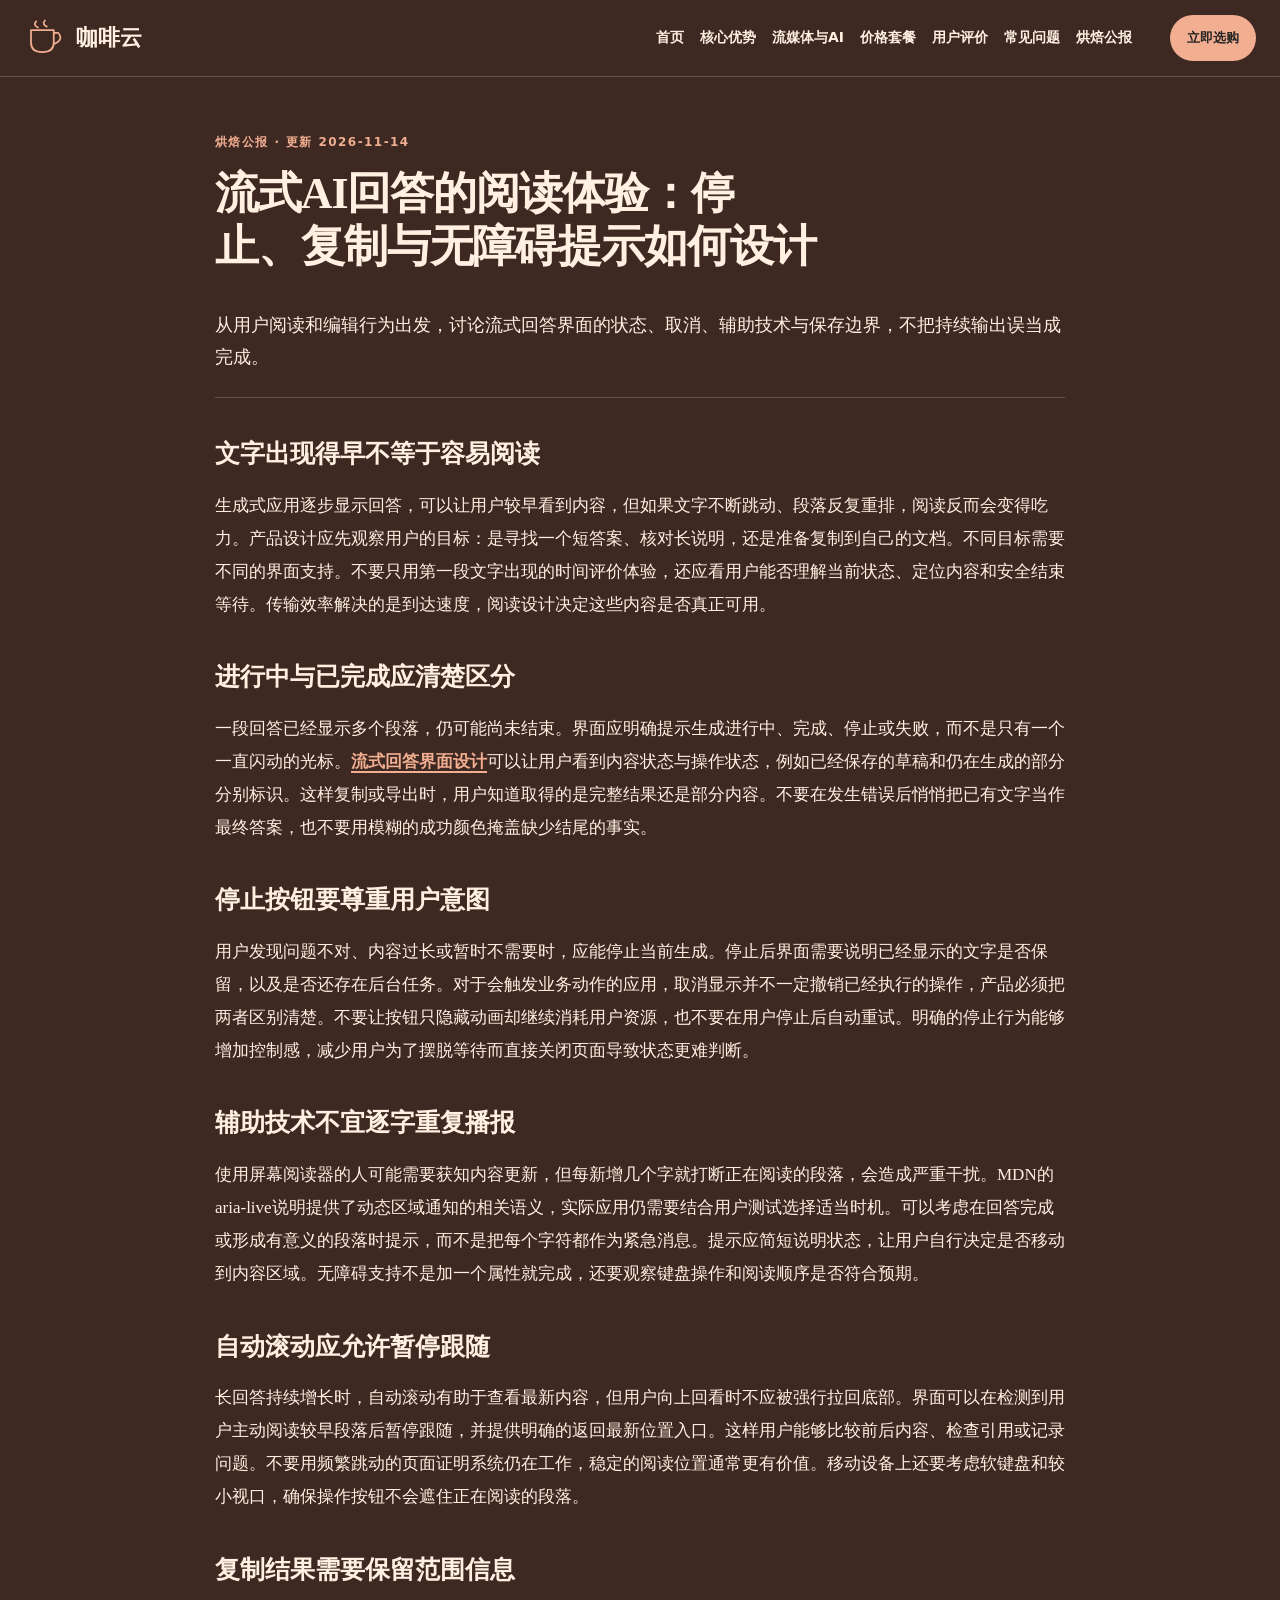
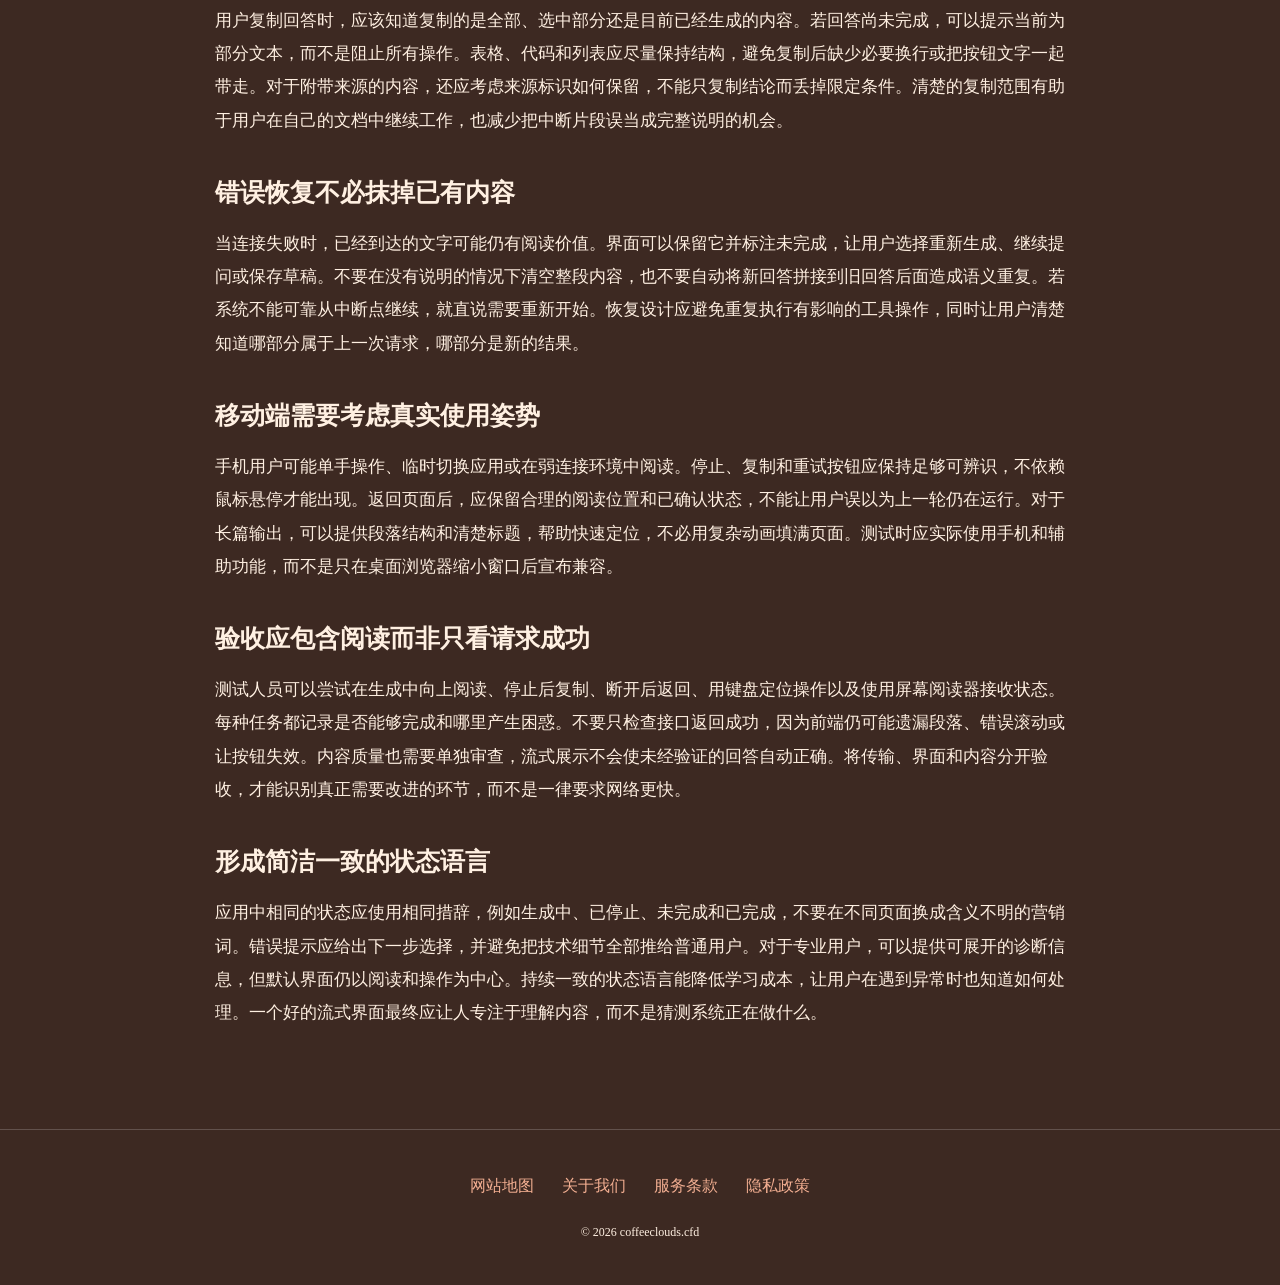
<file: coffee-generative-ai-streaming-response.html>
<!DOCTYPE html>
<html lang="zh-CN"><head><meta charset="UTF-8"><meta name="viewport" content="width=device-width,initial-scale=1"><title>流式AI回答的阅读体验：停止、复制与无障碍提示如何设计｜咖啡云</title><meta name="description" content="从用户阅读和编辑行为出发，讨论流式回答界面的状态、取消、辅助技术与保存边界，不把持续输出误当成完成。"><meta name="keywords" content="咖啡云,流式AI回答的阅读体验：停止、复制与无障碍提示如何设计,文字出现得早不等于容易阅读,网络使用指南"><link rel="canonical" href="https://coffeeclouds.cfd/coffee-generative-ai-streaming-response.html"><meta property="og:type" content="article"><meta property="og:title" content="流式AI回答的阅读体验：停止、复制与无障碍提示如何设计｜咖啡云"><meta property="og:description" content="从用户阅读和编辑行为出发，讨论流式回答界面的状态、取消、辅助技术与保存边界，不把持续输出误当成完成。"><meta property="og:url" content="https://coffeeclouds.cfd/coffee-generative-ai-streaming-response.html"><meta property="og:image" content="https://coffeeclouds.cfd/share.png"><meta property="og:locale" content="zh_CN"><link rel="icon" href="favicon.svg" type="image/svg+xml"><link rel="stylesheet" href="style.css"><script defer src="menu.js"></script><script type="application/ld+json">{"@context": "https://schema.org", "@type": "Article", "name": "流式AI回答的阅读体验：停止、复制与无障碍提示如何设计｜咖啡云", "url": "https://coffeeclouds.cfd/coffee-generative-ai-streaming-response.html", "description": "从用户阅读和编辑行为出发，讨论流式回答界面的状态、取消、辅助技术与保存边界，不把持续输出误当成完成。", "inLanguage": "zh-CN", "headline": "流式AI回答的阅读体验：停止、复制与无障碍提示如何设计｜咖啡云", "dateModified": "2026-11-14", "image": "https://coffeeclouds.cfd/share.png"}</script></head><body class="site-3 hero-C review-0 faq-1 nav-0"><header class="site-header"><div class="nav-wrap"><a class="brand" href="index.html"><svg class="brand-mark" viewBox="0 0 48 48" aria-hidden="true"><path d="M8 15H34V29Q34 40 21 40Q8 40 8 29Z M34 18H39Q46 26 34 31 M14 5Q10 9 16 12 M24 4Q20 8 26 11" fill="none" stroke="currentColor" stroke-width="2" stroke-linecap="round" stroke-linejoin="round"/></svg><span>咖啡云</span></a><nav id="site-menu" aria-label="主导航"><a href="index.html">首页</a><a href="index.html#features">核心优势</a><a href="index.html#streaming">流媒体与AI</a><a href="index.html#pricing">价格套餐</a><a href="index.html#testimonials">用户评价</a><a href="index.html#faq">常见问题</a><a href="coffee-roast-bulletin.html">烘焙公报</a></nav><div class="nav-actions"><a class="button compact" href="https://ww012.twilightaff.com/#/?code=A56DH1Af" target="_blank" rel="sponsored nofollow noopener">立即选购</a><button type="button" class="menu-toggle" aria-label="切换主导航菜单" aria-controls="site-menu" aria-expanded="false"><span></span><span></span></button></div></div></header><main class="site-main"><article class="article-page"><header><span class="eyebrow">烘焙公报 · 更新 2026-11-14</span><h1>流式AI回答的阅读体验：停止、复制与无障碍提示如何设计</h1><p class="lead">从用户阅读和编辑行为出发，讨论流式回答界面的状态、取消、辅助技术与保存边界，不把持续输出误当成完成。</p></header><div class="article-body"><h2>文字出现得早不等于容易阅读</h2><p>生成式应用逐步显示回答，可以让用户较早看到内容，但如果文字不断跳动、段落反复重排，阅读反而会变得吃力。产品设计应先观察用户的目标：是寻找一个短答案、核对长说明，还是准备复制到自己的文档。不同目标需要不同的界面支持。不要只用第一段文字出现的时间评价体验，还应看用户能否理解当前状态、定位内容和安全结束等待。传输效率解决的是到达速度，阅读设计决定这些内容是否真正可用。</p><h2>进行中与已完成应清楚区分</h2><p>一段回答已经显示多个段落，仍可能尚未结束。界面应明确提示生成进行中、完成、停止或失败，而不是只有一个一直闪动的光标。<a href="https://dajichang.mom/" target="_blank" rel="noopener">流式回答界面设计</a>可以让用户看到内容状态与操作状态，例如已经保存的草稿和仍在生成的部分分别标识。这样复制或导出时，用户知道取得的是完整结果还是部分内容。不要在发生错误后悄悄把已有文字当作最终答案，也不要用模糊的成功颜色掩盖缺少结尾的事实。</p><h2>停止按钮要尊重用户意图</h2><p>用户发现问题不对、内容过长或暂时不需要时，应能停止当前生成。停止后界面需要说明已经显示的文字是否保留，以及是否还存在后台任务。对于会触发业务动作的应用，取消显示并不一定撤销已经执行的操作，产品必须把两者区别清楚。不要让按钮只隐藏动画却继续消耗用户资源，也不要在用户停止后自动重试。明确的停止行为能够增加控制感，减少用户为了摆脱等待而直接关闭页面导致状态更难判断。</p><h2>辅助技术不宜逐字重复播报</h2><p>使用屏幕阅读器的人可能需要获知内容更新，但每新增几个字就打断正在阅读的段落，会造成严重干扰。MDN的aria-live说明提供了动态区域通知的相关语义，实际应用仍需要结合用户测试选择适当时机。可以考虑在回答完成或形成有意义的段落时提示，而不是把每个字符都作为紧急消息。提示应简短说明状态，让用户自行决定是否移动到内容区域。无障碍支持不是加一个属性就完成，还要观察键盘操作和阅读顺序是否符合预期。</p><h2>自动滚动应允许暂停跟随</h2><p>长回答持续增长时，自动滚动有助于查看最新内容，但用户向上回看时不应被强行拉回底部。界面可以在检测到用户主动阅读较早段落后暂停跟随，并提供明确的返回最新位置入口。这样用户能够比较前后内容、检查引用或记录问题。不要用频繁跳动的页面证明系统仍在工作，稳定的阅读位置通常更有价值。移动设备上还要考虑软键盘和较小视口，确保操作按钮不会遮住正在阅读的段落。</p><h2>复制结果需要保留范围信息</h2><p>用户复制回答时，应该知道复制的是全部、选中部分还是目前已经生成的内容。若回答尚未完成，可以提示当前为部分文本，而不是阻止所有操作。表格、代码和列表应尽量保持结构，避免复制后缺少必要换行或把按钮文字一起带走。对于附带来源的内容，还应考虑来源标识如何保留，不能只复制结论而丢掉限定条件。清楚的复制范围有助于用户在自己的文档中继续工作，也减少把中断片段误当成完整说明的机会。</p><h2>错误恢复不必抹掉已有内容</h2><p>当连接失败时，已经到达的文字可能仍有阅读价值。界面可以保留它并标注未完成，让用户选择重新生成、继续提问或保存草稿。不要在没有说明的情况下清空整段内容，也不要自动将新回答拼接到旧回答后面造成语义重复。若系统不能可靠从中断点继续，就直说需要重新开始。恢复设计应避免重复执行有影响的工具操作，同时让用户清楚知道哪部分属于上一次请求，哪部分是新的结果。</p><h2>移动端需要考虑真实使用姿势</h2><p>手机用户可能单手操作、临时切换应用或在弱连接环境中阅读。停止、复制和重试按钮应保持足够可辨识，不依赖鼠标悬停才能出现。返回页面后，应保留合理的阅读位置和已确认状态，不能让用户误以为上一轮仍在运行。对于长篇输出，可以提供段落结构和清楚标题，帮助快速定位，不必用复杂动画填满页面。测试时应实际使用手机和辅助功能，而不是只在桌面浏览器缩小窗口后宣布兼容。</p><h2>验收应包含阅读而非只看请求成功</h2><p>测试人员可以尝试在生成中向上阅读、停止后复制、断开后返回、用键盘定位操作以及使用屏幕阅读器接收状态。每种任务都记录是否能够完成和哪里产生困惑。不要只检查接口返回成功，因为前端仍可能遗漏段落、错误滚动或让按钮失效。内容质量也需要单独审查，流式展示不会使未经验证的回答自动正确。将传输、界面和内容分开验收，才能识别真正需要改进的环节，而不是一律要求网络更快。</p><h2>形成简洁一致的状态语言</h2><p>应用中相同的状态应使用相同措辞，例如生成中、已停止、未完成和已完成，不要在不同页面换成含义不明的营销词。错误提示应给出下一步选择，并避免把技术细节全部推给普通用户。对于专业用户，可以提供可展开的诊断信息，但默认界面仍以阅读和操作为中心。持续一致的状态语言能降低学习成本，让用户在遇到异常时也知道如何处理。一个好的流式界面最终应让人专注于理解内容，而不是猜测系统正在做什么。</p></div></article></main><footer class="site-footer"><nav aria-label="页脚导航"><a href="sitemap.html">网站地图</a><a href="about.html">关于我们</a><a href="terms.html">服务条款</a><a href="privacy.html">隐私政策</a></nav><p>© 2026 coffeeclouds.cfd</p></footer></body></html>
</file>
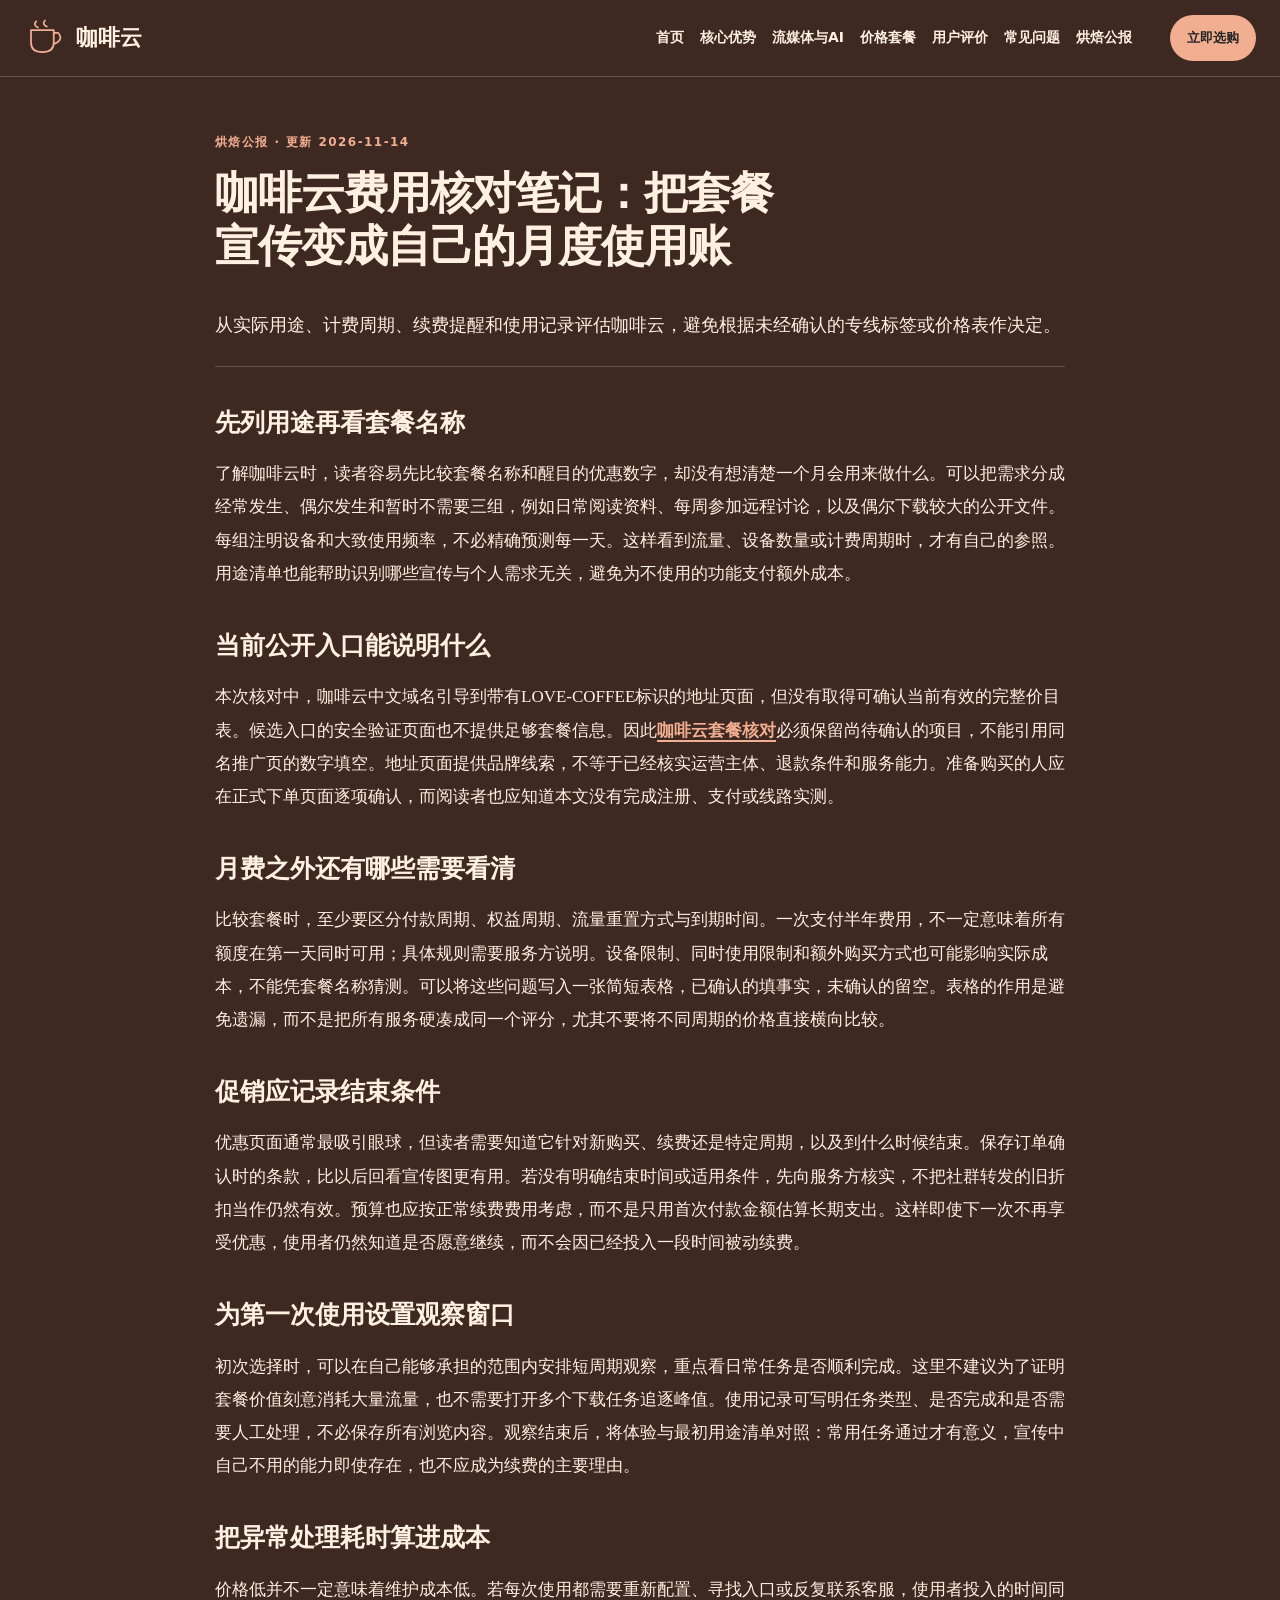
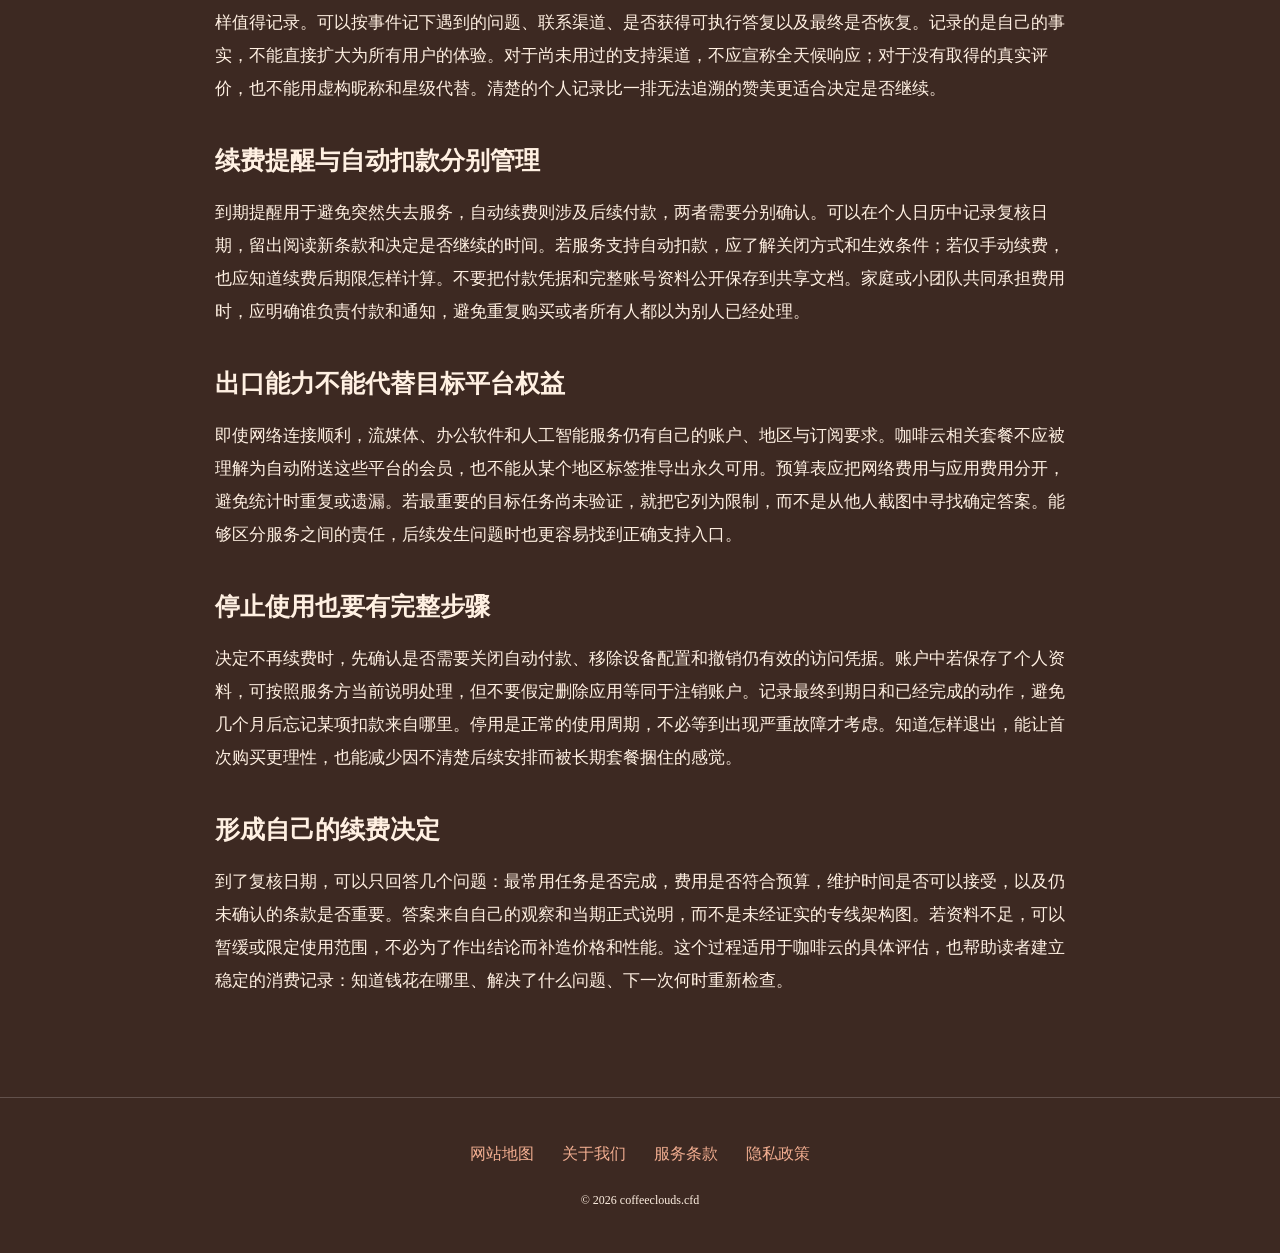
<file: coffee-iepl-backbone-latency-tuning.html>
<!DOCTYPE html>
<html lang="zh-CN"><head><meta charset="UTF-8"><meta name="viewport" content="width=device-width,initial-scale=1"><title>咖啡云费用核对笔记：把套餐宣传变成自己的月度使用账｜咖啡云</title><meta name="description" content="从实际用途、计费周期、续费提醒和使用记录评估咖啡云，避免根据未经确认的专线标签或价格表作决定。"><meta name="keywords" content="咖啡云,咖啡云费用核对笔记：把套餐宣传变成自己的月度使用账,先列用途再看套餐名称,网络使用指南"><link rel="canonical" href="https://coffeeclouds.cfd/coffee-iepl-backbone-latency-tuning.html"><meta property="og:type" content="article"><meta property="og:title" content="咖啡云费用核对笔记：把套餐宣传变成自己的月度使用账｜咖啡云"><meta property="og:description" content="从实际用途、计费周期、续费提醒和使用记录评估咖啡云，避免根据未经确认的专线标签或价格表作决定。"><meta property="og:url" content="https://coffeeclouds.cfd/coffee-iepl-backbone-latency-tuning.html"><meta property="og:image" content="https://coffeeclouds.cfd/share.png"><meta property="og:locale" content="zh_CN"><link rel="icon" href="favicon.svg" type="image/svg+xml"><link rel="stylesheet" href="style.css"><script defer src="menu.js"></script><script type="application/ld+json">{"@context": "https://schema.org", "@type": "Article", "name": "咖啡云费用核对笔记：把套餐宣传变成自己的月度使用账｜咖啡云", "url": "https://coffeeclouds.cfd/coffee-iepl-backbone-latency-tuning.html", "description": "从实际用途、计费周期、续费提醒和使用记录评估咖啡云，避免根据未经确认的专线标签或价格表作决定。", "inLanguage": "zh-CN", "headline": "咖啡云费用核对笔记：把套餐宣传变成自己的月度使用账｜咖啡云", "dateModified": "2026-11-14", "image": "https://coffeeclouds.cfd/share.png"}</script></head><body class="site-3 hero-C review-0 faq-1 nav-0"><header class="site-header"><div class="nav-wrap"><a class="brand" href="index.html"><svg class="brand-mark" viewBox="0 0 48 48" aria-hidden="true"><path d="M8 15H34V29Q34 40 21 40Q8 40 8 29Z M34 18H39Q46 26 34 31 M14 5Q10 9 16 12 M24 4Q20 8 26 11" fill="none" stroke="currentColor" stroke-width="2" stroke-linecap="round" stroke-linejoin="round"/></svg><span>咖啡云</span></a><nav id="site-menu" aria-label="主导航"><a href="index.html">首页</a><a href="index.html#features">核心优势</a><a href="index.html#streaming">流媒体与AI</a><a href="index.html#pricing">价格套餐</a><a href="index.html#testimonials">用户评价</a><a href="index.html#faq">常见问题</a><a href="coffee-roast-bulletin.html">烘焙公报</a></nav><div class="nav-actions"><a class="button compact" href="https://ww012.twilightaff.com/#/?code=A56DH1Af" target="_blank" rel="sponsored nofollow noopener">立即选购</a><button type="button" class="menu-toggle" aria-label="切换主导航菜单" aria-controls="site-menu" aria-expanded="false"><span></span><span></span></button></div></div></header><main class="site-main"><article class="article-page"><header><span class="eyebrow">烘焙公报 · 更新 2026-11-14</span><h1>咖啡云费用核对笔记：把套餐宣传变成自己的月度使用账</h1><p class="lead">从实际用途、计费周期、续费提醒和使用记录评估咖啡云，避免根据未经确认的专线标签或价格表作决定。</p></header><div class="article-body"><h2>先列用途再看套餐名称</h2><p>了解咖啡云时，读者容易先比较套餐名称和醒目的优惠数字，却没有想清楚一个月会用来做什么。可以把需求分成经常发生、偶尔发生和暂时不需要三组，例如日常阅读资料、每周参加远程讨论，以及偶尔下载较大的公开文件。每组注明设备和大致使用频率，不必精确预测每一天。这样看到流量、设备数量或计费周期时，才有自己的参照。用途清单也能帮助识别哪些宣传与个人需求无关，避免为不使用的功能支付额外成本。</p><h2>当前公开入口能说明什么</h2><p>本次核对中，咖啡云中文域名引导到带有LOVE-COFFEE标识的地址页面，但没有取得可确认当前有效的完整价目表。候选入口的安全验证页面也不提供足够套餐信息。因此<a href="index.html">咖啡云套餐核对</a>必须保留尚待确认的项目，不能引用同名推广页的数字填空。地址页面提供品牌线索，不等于已经核实运营主体、退款条件和服务能力。准备购买的人应在正式下单页面逐项确认，而阅读者也应知道本文没有完成注册、支付或线路实测。</p><h2>月费之外还有哪些需要看清</h2><p>比较套餐时，至少要区分付款周期、权益周期、流量重置方式与到期时间。一次支付半年费用，不一定意味着所有额度在第一天同时可用；具体规则需要服务方说明。设备限制、同时使用限制和额外购买方式也可能影响实际成本，不能凭套餐名称猜测。可以将这些问题写入一张简短表格，已确认的填事实，未确认的留空。表格的作用是避免遗漏，而不是把所有服务硬凑成同一个评分，尤其不要将不同周期的价格直接横向比较。</p><h2>促销应记录结束条件</h2><p>优惠页面通常最吸引眼球，但读者需要知道它针对新购买、续费还是特定周期，以及到什么时候结束。保存订单确认时的条款，比以后回看宣传图更有用。若没有明确结束时间或适用条件，先向服务方核实，不把社群转发的旧折扣当作仍然有效。预算也应按正常续费费用考虑，而不是只用首次付款金额估算长期支出。这样即使下一次不再享受优惠，使用者仍然知道是否愿意继续，而不会因已经投入一段时间被动续费。</p><h2>为第一次使用设置观察窗口</h2><p>初次选择时，可以在自己能够承担的范围内安排短周期观察，重点看日常任务是否顺利完成。这里不建议为了证明套餐价值刻意消耗大量流量，也不需要打开多个下载任务追逐峰值。使用记录可写明任务类型、是否完成和是否需要人工处理，不必保存所有浏览内容。观察结束后，将体验与最初用途清单对照：常用任务通过才有意义，宣传中自己不用的能力即使存在，也不应成为续费的主要理由。</p><h2>把异常处理耗时算进成本</h2><p>价格低并不一定意味着维护成本低。若每次使用都需要重新配置、寻找入口或反复联系客服，使用者投入的时间同样值得记录。可以按事件记下遇到的问题、联系渠道、是否获得可执行答复以及最终是否恢复。记录的是自己的事实，不能直接扩大为所有用户的体验。对于尚未用过的支持渠道，不应宣称全天候响应；对于没有取得的真实评价，也不能用虚构昵称和星级代替。清楚的个人记录比一排无法追溯的赞美更适合决定是否继续。</p><h2>续费提醒与自动扣款分别管理</h2><p>到期提醒用于避免突然失去服务，自动续费则涉及后续付款，两者需要分别确认。可以在个人日历中记录复核日期，留出阅读新条款和决定是否继续的时间。若服务支持自动扣款，应了解关闭方式和生效条件；若仅手动续费，也应知道续费后期限怎样计算。不要把付款凭据和完整账号资料公开保存到共享文档。家庭或小团队共同承担费用时，应明确谁负责付款和通知，避免重复购买或者所有人都以为别人已经处理。</p><h2>出口能力不能代替目标平台权益</h2><p>即使网络连接顺利，流媒体、办公软件和人工智能服务仍有自己的账户、地区与订阅要求。咖啡云相关套餐不应被理解为自动附送这些平台的会员，也不能从某个地区标签推导出永久可用。预算表应把网络费用与应用费用分开，避免统计时重复或遗漏。若最重要的目标任务尚未验证，就把它列为限制，而不是从他人截图中寻找确定答案。能够区分服务之间的责任，后续发生问题时也更容易找到正确支持入口。</p><h2>停止使用也要有完整步骤</h2><p>决定不再续费时，先确认是否需要关闭自动付款、移除设备配置和撤销仍有效的访问凭据。账户中若保存了个人资料，可按照服务方当前说明处理，但不要假定删除应用等同于注销账户。记录最终到期日和已经完成的动作，避免几个月后忘记某项扣款来自哪里。停用是正常的使用周期，不必等到出现严重故障才考虑。知道怎样退出，能让首次购买更理性，也能减少因不清楚后续安排而被长期套餐捆住的感觉。</p><h2>形成自己的续费决定</h2><p>到了复核日期，可以只回答几个问题：最常用任务是否完成，费用是否符合预算，维护时间是否可以接受，以及仍未确认的条款是否重要。答案来自自己的观察和当期正式说明，而不是未经证实的专线架构图。若资料不足，可以暂缓或限定使用范围，不必为了作出结论而补造价格和性能。这个过程适用于咖啡云的具体评估，也帮助读者建立稳定的消费记录：知道钱花在哪里、解决了什么问题、下一次何时重新检查。</p></div></article></main><footer class="site-footer"><nav aria-label="页脚导航"><a href="sitemap.html">网站地图</a><a href="about.html">关于我们</a><a href="terms.html">服务条款</a><a href="privacy.html">隐私政策</a></nav><p>© 2026 coffeeclouds.cfd</p></footer></body></html>
</file>
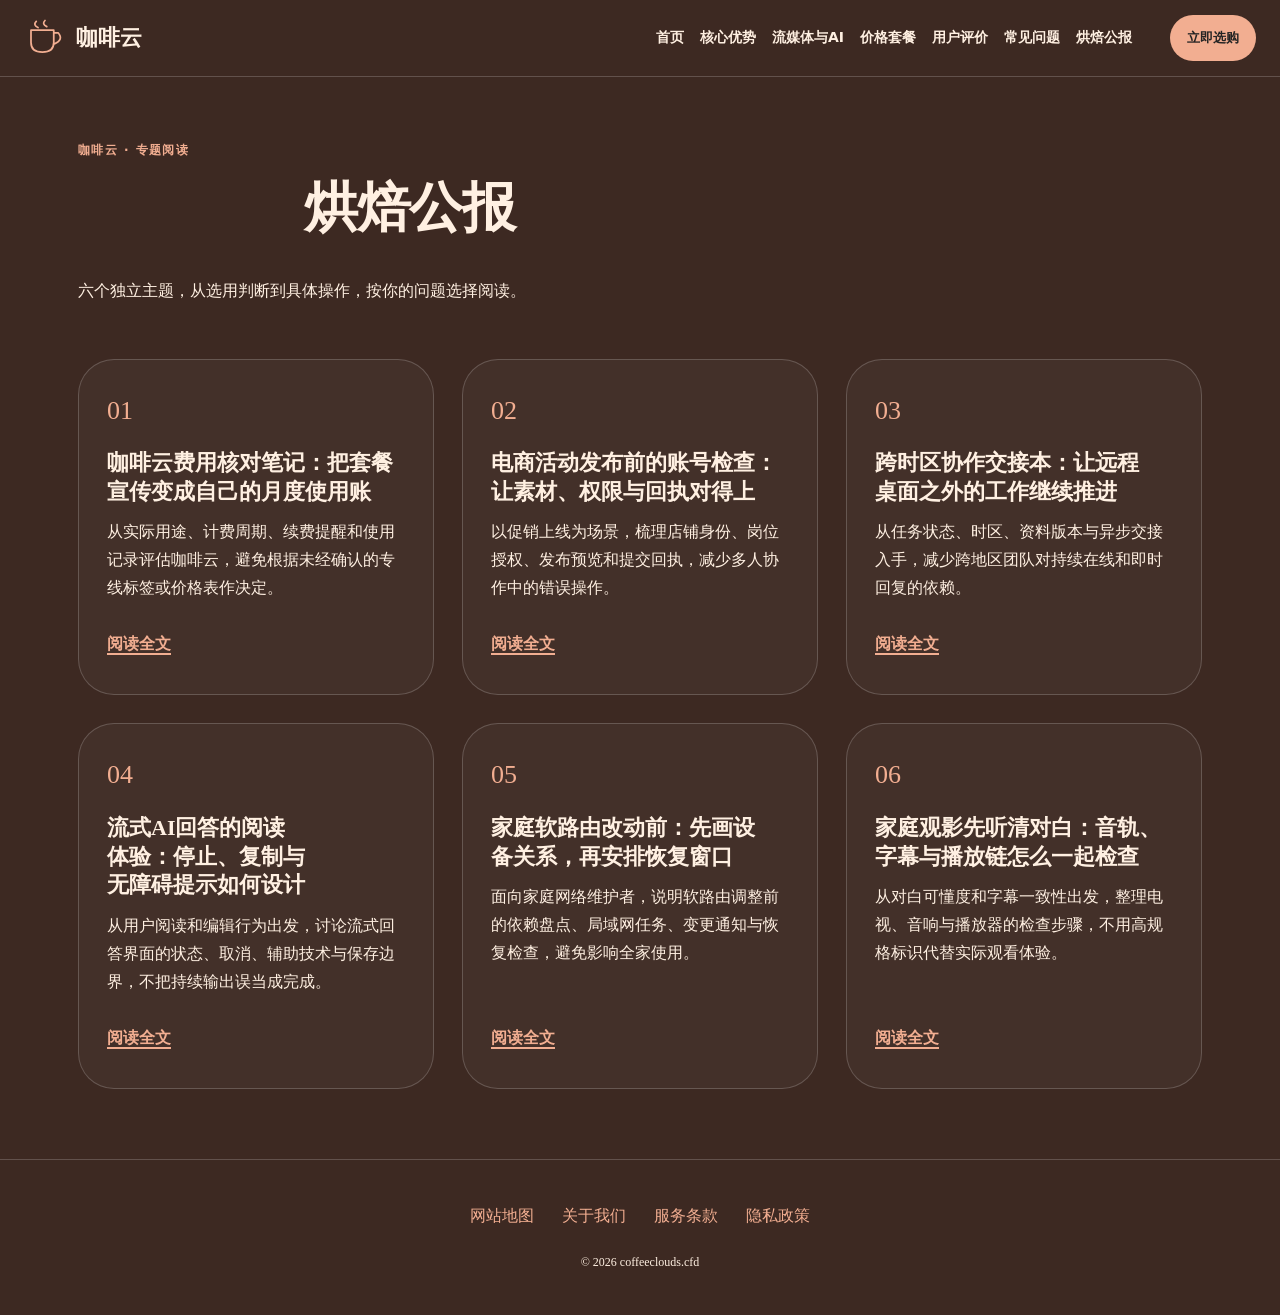
<file: coffee-roast-bulletin.html>
<!DOCTYPE html>
<html lang="zh-CN"><head><meta charset="UTF-8"><meta name="viewport" content="width=device-width,initial-scale=1"><title>烘焙公报｜咖啡云专题文章</title><meta name="description" content="烘焙公报收录六篇独立专题，围绕咖啡云相关信息按办公协作与下班影音两条线索展开展开阅读。"><meta name="keywords" content="咖啡云,烘焙公报,烘焙公报,网络使用指南"><link rel="canonical" href="https://coffeeclouds.cfd/coffee-roast-bulletin.html"><meta property="og:type" content="website"><meta property="og:title" content="烘焙公报｜咖啡云专题文章"><meta property="og:description" content="烘焙公报收录六篇独立专题，围绕咖啡云相关信息按办公协作与下班影音两条线索展开展开阅读。"><meta property="og:url" content="https://coffeeclouds.cfd/coffee-roast-bulletin.html"><meta property="og:image" content="https://coffeeclouds.cfd/share.png"><meta property="og:locale" content="zh_CN"><link rel="icon" href="favicon.svg" type="image/svg+xml"><link rel="stylesheet" href="style.css"><script defer src="menu.js"></script><script type="application/ld+json">{"@context": "https://schema.org", "@type": "WebPage", "name": "烘焙公报｜咖啡云专题文章", "url": "https://coffeeclouds.cfd/coffee-roast-bulletin.html", "description": "烘焙公报收录六篇独立专题，围绕咖啡云相关信息按办公协作与下班影音两条线索展开展开阅读。", "inLanguage": "zh-CN"}</script></head><body class="site-3 hero-C review-0 faq-1 nav-0"><header class="site-header"><div class="nav-wrap"><a class="brand" href="index.html"><svg class="brand-mark" viewBox="0 0 48 48" aria-hidden="true"><path d="M8 15H34V29Q34 40 21 40Q8 40 8 29Z M34 18H39Q46 26 34 31 M14 5Q10 9 16 12 M24 4Q20 8 26 11" fill="none" stroke="currentColor" stroke-width="2" stroke-linecap="round" stroke-linejoin="round"/></svg><span>咖啡云</span></a><nav id="site-menu" aria-label="主导航"><a href="index.html">首页</a><a href="index.html#features">核心优势</a><a href="index.html#streaming">流媒体与AI</a><a href="index.html#pricing">价格套餐</a><a href="index.html#testimonials">用户评价</a><a href="index.html#faq">常见问题</a><a href="coffee-roast-bulletin.html">烘焙公报</a></nav><div class="nav-actions"><a class="button compact" href="https://ww012.twilightaff.com/#/?code=A56DH1Af" target="_blank" rel="sponsored nofollow noopener">立即选购</a><button type="button" class="menu-toggle" aria-label="切换主导航菜单" aria-controls="site-menu" aria-expanded="false"><span></span><span></span></button></div></div></header><main class="site-main"><header class="page-heading"><span class="eyebrow">咖啡云 · 专题阅读</span><h1>烘焙公报</h1><p>六个独立主题，从选用判断到具体操作，按你的问题选择阅读。</p></header><div class="article-list split"><article class="article-card"><h2>咖啡云费用核对笔记：把套餐宣传变成自己的月度使用账</h2><p>从实际用途、计费周期、续费提醒和使用记录评估咖啡云，避免根据未经确认的专线标签或价格表作决定。</p><a href="coffee-iepl-backbone-latency-tuning.html">阅读全文</a></article><article class="article-card"><h2>电商活动发布前的账号检查：让素材、权限与回执对得上</h2><p>以促销上线为场景，梳理店铺身份、岗位授权、发布预览和提交回执，减少多人协作中的错误操作。</p><a href="coffee-clean-ip-ecommerce-multi-account.html">阅读全文</a></article><article class="article-card"><h2>跨时区协作交接本：让远程桌面之外的工作继续推进</h2><p>从任务状态、时区、资料版本与异步交接入手，减少跨地区团队对持续在线和即时回复的依赖。</p><a href="coffee-cross-border-collaboration-sdwan.html">阅读全文</a></article><article class="article-card"><h2>流式AI回答的阅读体验：停止、复制与无障碍提示如何设计</h2><p>从用户阅读和编辑行为出发，讨论流式回答界面的状态、取消、辅助技术与保存边界，不把持续输出误当成完成。</p><a href="coffee-generative-ai-streaming-response.html">阅读全文</a></article><article class="article-card"><h2>家庭软路由改动前：先画设备关系，再安排恢复窗口</h2><p>面向家庭网络维护者，说明软路由调整前的依赖盘点、局域网任务、变更通知与恢复检查，避免影响全家使用。</p><a href="coffee-soft-router-passwall-openclash.html">阅读全文</a></article><article class="article-card"><h2>家庭观影先听清对白：音轨、字幕与播放链怎么一起检查</h2><p>从对白可懂度和字幕一致性出发，整理电视、音响与播放器的检查步骤，不用高规格标识代替实际观看体验。</p><a href="coffee-streaming-4k-dolby-atmos-sync.html">阅读全文</a></article></div></main><footer class="site-footer"><nav aria-label="页脚导航"><a href="sitemap.html">网站地图</a><a href="about.html">关于我们</a><a href="terms.html">服务条款</a><a href="privacy.html">隐私政策</a></nav><p>© 2026 coffeeclouds.cfd</p></footer></body></html>
</file>
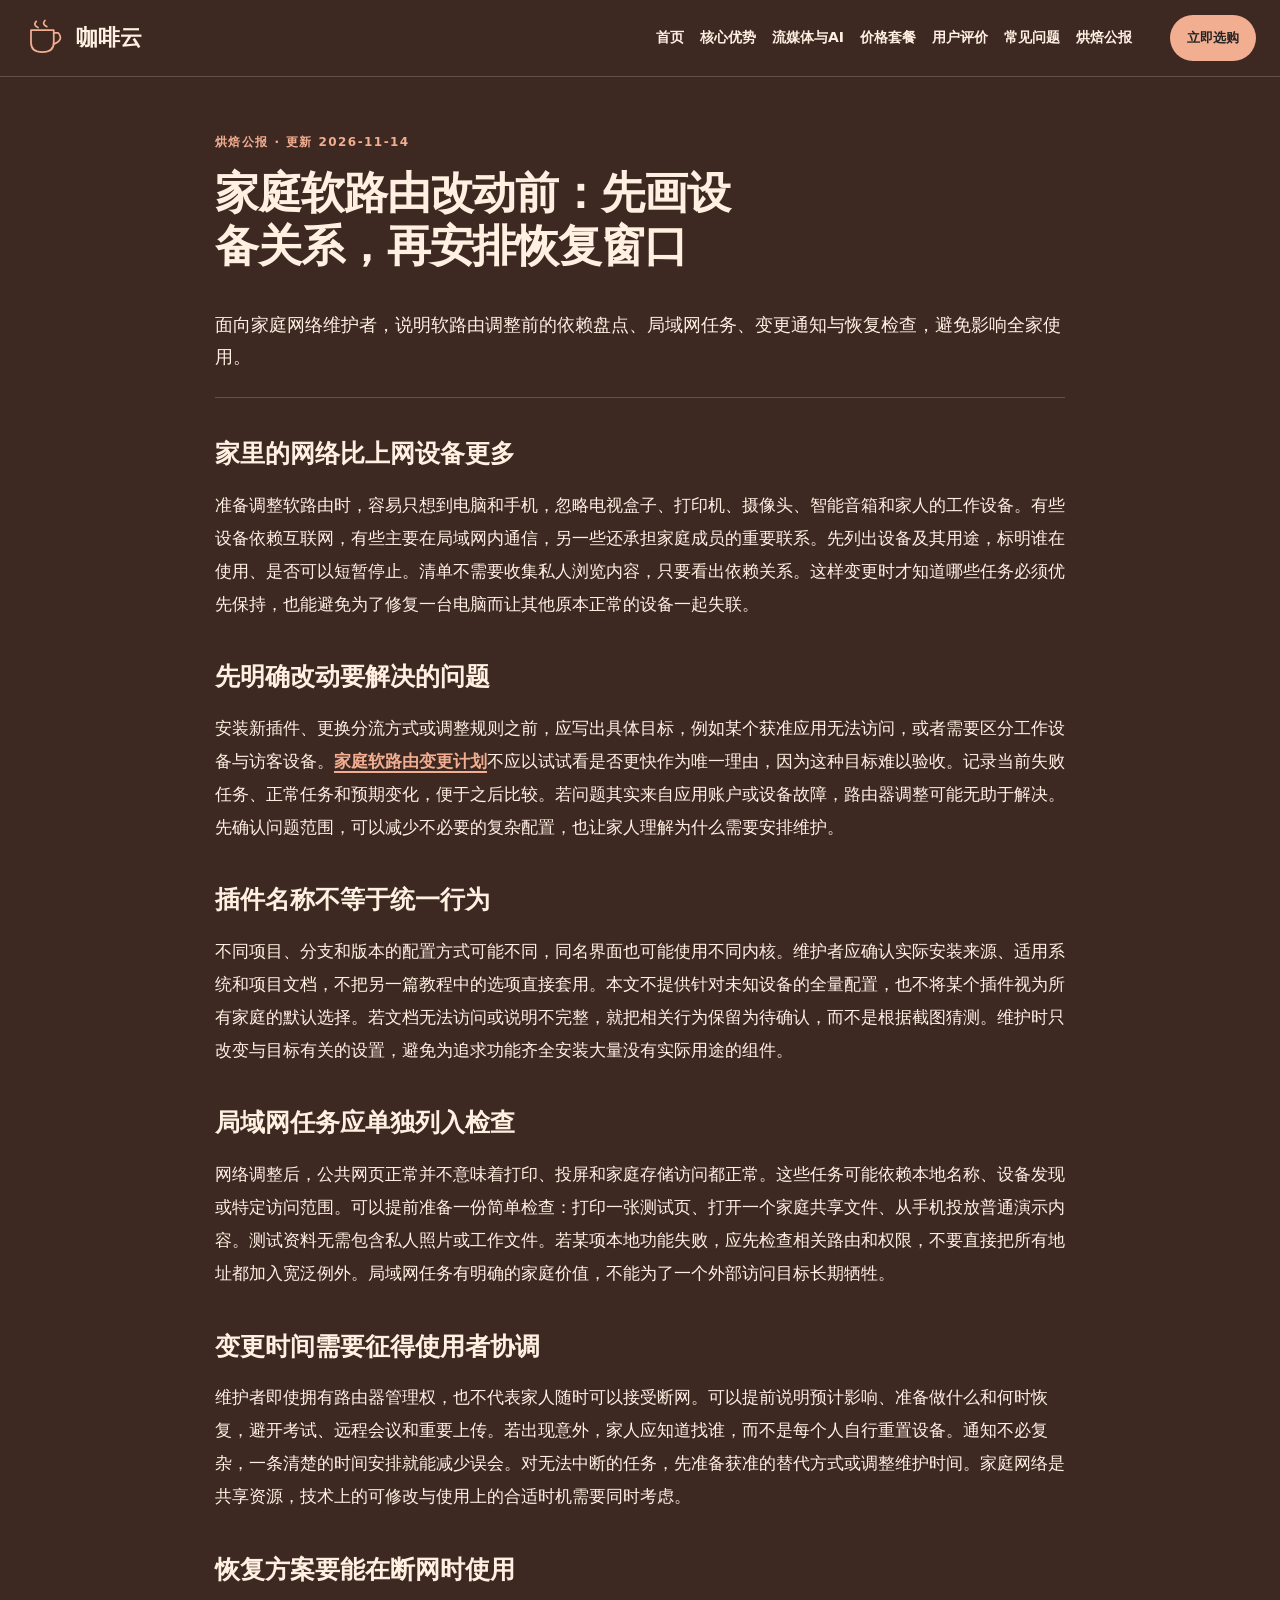
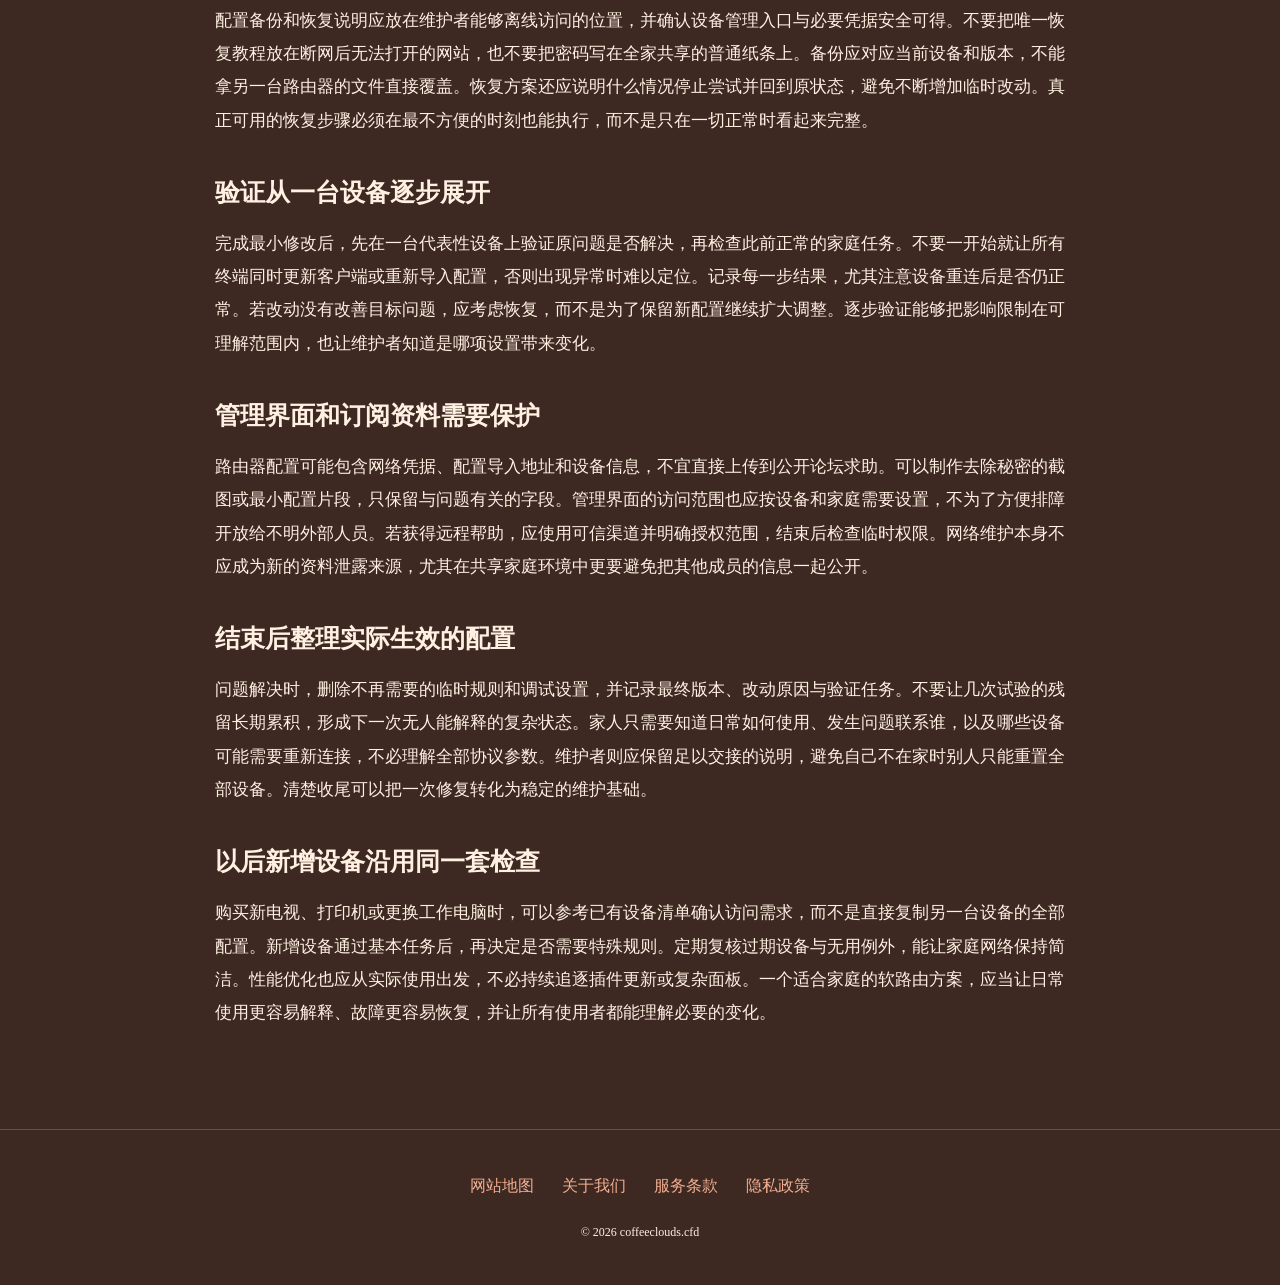
<file: coffee-soft-router-passwall-openclash.html>
<!DOCTYPE html>
<html lang="zh-CN"><head><meta charset="UTF-8"><meta name="viewport" content="width=device-width,initial-scale=1"><title>家庭软路由改动前：先画设备关系，再安排恢复窗口｜咖啡云</title><meta name="description" content="面向家庭网络维护者，说明软路由调整前的依赖盘点、局域网任务、变更通知与恢复检查，避免影响全家使用。"><meta name="keywords" content="咖啡云,家庭软路由改动前：先画设备关系，再安排恢复窗口,家里的网络比上网设备更多,网络使用指南"><link rel="canonical" href="https://coffeeclouds.cfd/coffee-soft-router-passwall-openclash.html"><meta property="og:type" content="article"><meta property="og:title" content="家庭软路由改动前：先画设备关系，再安排恢复窗口｜咖啡云"><meta property="og:description" content="面向家庭网络维护者，说明软路由调整前的依赖盘点、局域网任务、变更通知与恢复检查，避免影响全家使用。"><meta property="og:url" content="https://coffeeclouds.cfd/coffee-soft-router-passwall-openclash.html"><meta property="og:image" content="https://coffeeclouds.cfd/share.png"><meta property="og:locale" content="zh_CN"><link rel="icon" href="favicon.svg" type="image/svg+xml"><link rel="stylesheet" href="style.css"><script defer src="menu.js"></script><script type="application/ld+json">{"@context": "https://schema.org", "@type": "Article", "name": "家庭软路由改动前：先画设备关系，再安排恢复窗口｜咖啡云", "url": "https://coffeeclouds.cfd/coffee-soft-router-passwall-openclash.html", "description": "面向家庭网络维护者，说明软路由调整前的依赖盘点、局域网任务、变更通知与恢复检查，避免影响全家使用。", "inLanguage": "zh-CN", "headline": "家庭软路由改动前：先画设备关系，再安排恢复窗口｜咖啡云", "dateModified": "2026-11-14", "image": "https://coffeeclouds.cfd/share.png"}</script></head><body class="site-3 hero-C review-0 faq-1 nav-0"><header class="site-header"><div class="nav-wrap"><a class="brand" href="index.html"><svg class="brand-mark" viewBox="0 0 48 48" aria-hidden="true"><path d="M8 15H34V29Q34 40 21 40Q8 40 8 29Z M34 18H39Q46 26 34 31 M14 5Q10 9 16 12 M24 4Q20 8 26 11" fill="none" stroke="currentColor" stroke-width="2" stroke-linecap="round" stroke-linejoin="round"/></svg><span>咖啡云</span></a><nav id="site-menu" aria-label="主导航"><a href="index.html">首页</a><a href="index.html#features">核心优势</a><a href="index.html#streaming">流媒体与AI</a><a href="index.html#pricing">价格套餐</a><a href="index.html#testimonials">用户评价</a><a href="index.html#faq">常见问题</a><a href="coffee-roast-bulletin.html">烘焙公报</a></nav><div class="nav-actions"><a class="button compact" href="https://ww012.twilightaff.com/#/?code=A56DH1Af" target="_blank" rel="sponsored nofollow noopener">立即选购</a><button type="button" class="menu-toggle" aria-label="切换主导航菜单" aria-controls="site-menu" aria-expanded="false"><span></span><span></span></button></div></div></header><main class="site-main"><article class="article-page"><header><span class="eyebrow">烘焙公报 · 更新 2026-11-14</span><h1>家庭软路由改动前：先画设备关系，再安排恢复窗口</h1><p class="lead">面向家庭网络维护者，说明软路由调整前的依赖盘点、局域网任务、变更通知与恢复检查，避免影响全家使用。</p></header><div class="article-body"><h2>家里的网络比上网设备更多</h2><p>准备调整软路由时，容易只想到电脑和手机，忽略电视盒子、打印机、摄像头、智能音箱和家人的工作设备。有些设备依赖互联网，有些主要在局域网内通信，另一些还承担家庭成员的重要联系。先列出设备及其用途，标明谁在使用、是否可以短暂停止。清单不需要收集私人浏览内容，只要看出依赖关系。这样变更时才知道哪些任务必须优先保持，也能避免为了修复一台电脑而让其他原本正常的设备一起失联。</p><h2>先明确改动要解决的问题</h2><p>安装新插件、更换分流方式或调整规则之前，应写出具体目标，例如某个获准应用无法访问，或者需要区分工作设备与访客设备。<a href="https://dajichang.mom/" target="_blank" rel="noopener">家庭软路由变更计划</a>不应以试试看是否更快作为唯一理由，因为这种目标难以验收。记录当前失败任务、正常任务和预期变化，便于之后比较。若问题其实来自应用账户或设备故障，路由器调整可能无助于解决。先确认问题范围，可以减少不必要的复杂配置，也让家人理解为什么需要安排维护。</p><h2>插件名称不等于统一行为</h2><p>不同项目、分支和版本的配置方式可能不同，同名界面也可能使用不同内核。维护者应确认实际安装来源、适用系统和项目文档，不把另一篇教程中的选项直接套用。本文不提供针对未知设备的全量配置，也不将某个插件视为所有家庭的默认选择。若文档无法访问或说明不完整，就把相关行为保留为待确认，而不是根据截图猜测。维护时只改变与目标有关的设置，避免为追求功能齐全安装大量没有实际用途的组件。</p><h2>局域网任务应单独列入检查</h2><p>网络调整后，公共网页正常并不意味着打印、投屏和家庭存储访问都正常。这些任务可能依赖本地名称、设备发现或特定访问范围。可以提前准备一份简单检查：打印一张测试页、打开一个家庭共享文件、从手机投放普通演示内容。测试资料无需包含私人照片或工作文件。若某项本地功能失败，应先检查相关路由和权限，不要直接把所有地址都加入宽泛例外。局域网任务有明确的家庭价值，不能为了一个外部访问目标长期牺牲。</p><h2>变更时间需要征得使用者协调</h2><p>维护者即使拥有路由器管理权，也不代表家人随时可以接受断网。可以提前说明预计影响、准备做什么和何时恢复，避开考试、远程会议和重要上传。若出现意外，家人应知道找谁，而不是每个人自行重置设备。通知不必复杂，一条清楚的时间安排就能减少误会。对无法中断的任务，先准备获准的替代方式或调整维护时间。家庭网络是共享资源，技术上的可修改与使用上的合适时机需要同时考虑。</p><h2>恢复方案要能在断网时使用</h2><p>配置备份和恢复说明应放在维护者能够离线访问的位置，并确认设备管理入口与必要凭据安全可得。不要把唯一恢复教程放在断网后无法打开的网站，也不要把密码写在全家共享的普通纸条上。备份应对应当前设备和版本，不能拿另一台路由器的文件直接覆盖。恢复方案还应说明什么情况停止尝试并回到原状态，避免不断增加临时改动。真正可用的恢复步骤必须在最不方便的时刻也能执行，而不是只在一切正常时看起来完整。</p><h2>验证从一台设备逐步展开</h2><p>完成最小修改后，先在一台代表性设备上验证原问题是否解决，再检查此前正常的家庭任务。不要一开始就让所有终端同时更新客户端或重新导入配置，否则出现异常时难以定位。记录每一步结果，尤其注意设备重连后是否仍正常。若改动没有改善目标问题，应考虑恢复，而不是为了保留新配置继续扩大调整。逐步验证能够把影响限制在可理解范围内，也让维护者知道是哪项设置带来变化。</p><h2>管理界面和订阅资料需要保护</h2><p>路由器配置可能包含网络凭据、配置导入地址和设备信息，不宜直接上传到公开论坛求助。可以制作去除秘密的截图或最小配置片段，只保留与问题有关的字段。管理界面的访问范围也应按设备和家庭需要设置，不为了方便排障开放给不明外部人员。若获得远程帮助，应使用可信渠道并明确授权范围，结束后检查临时权限。网络维护本身不应成为新的资料泄露来源，尤其在共享家庭环境中更要避免把其他成员的信息一起公开。</p><h2>结束后整理实际生效的配置</h2><p>问题解决时，删除不再需要的临时规则和调试设置，并记录最终版本、改动原因与验证任务。不要让几次试验的残留长期累积，形成下一次无人能解释的复杂状态。家人只需要知道日常如何使用、发生问题联系谁，以及哪些设备可能需要重新连接，不必理解全部协议参数。维护者则应保留足以交接的说明，避免自己不在家时别人只能重置全部设备。清楚收尾可以把一次修复转化为稳定的维护基础。</p><h2>以后新增设备沿用同一套检查</h2><p>购买新电视、打印机或更换工作电脑时，可以参考已有设备清单确认访问需求，而不是直接复制另一台设备的全部配置。新增设备通过基本任务后，再决定是否需要特殊规则。定期复核过期设备与无用例外，能让家庭网络保持简洁。性能优化也应从实际使用出发，不必持续追逐插件更新或复杂面板。一个适合家庭的软路由方案，应当让日常使用更容易解释、故障更容易恢复，并让所有使用者都能理解必要的变化。</p></div></article></main><footer class="site-footer"><nav aria-label="页脚导航"><a href="sitemap.html">网站地图</a><a href="about.html">关于我们</a><a href="terms.html">服务条款</a><a href="privacy.html">隐私政策</a></nav><p>© 2026 coffeeclouds.cfd</p></footer></body></html>
</file>
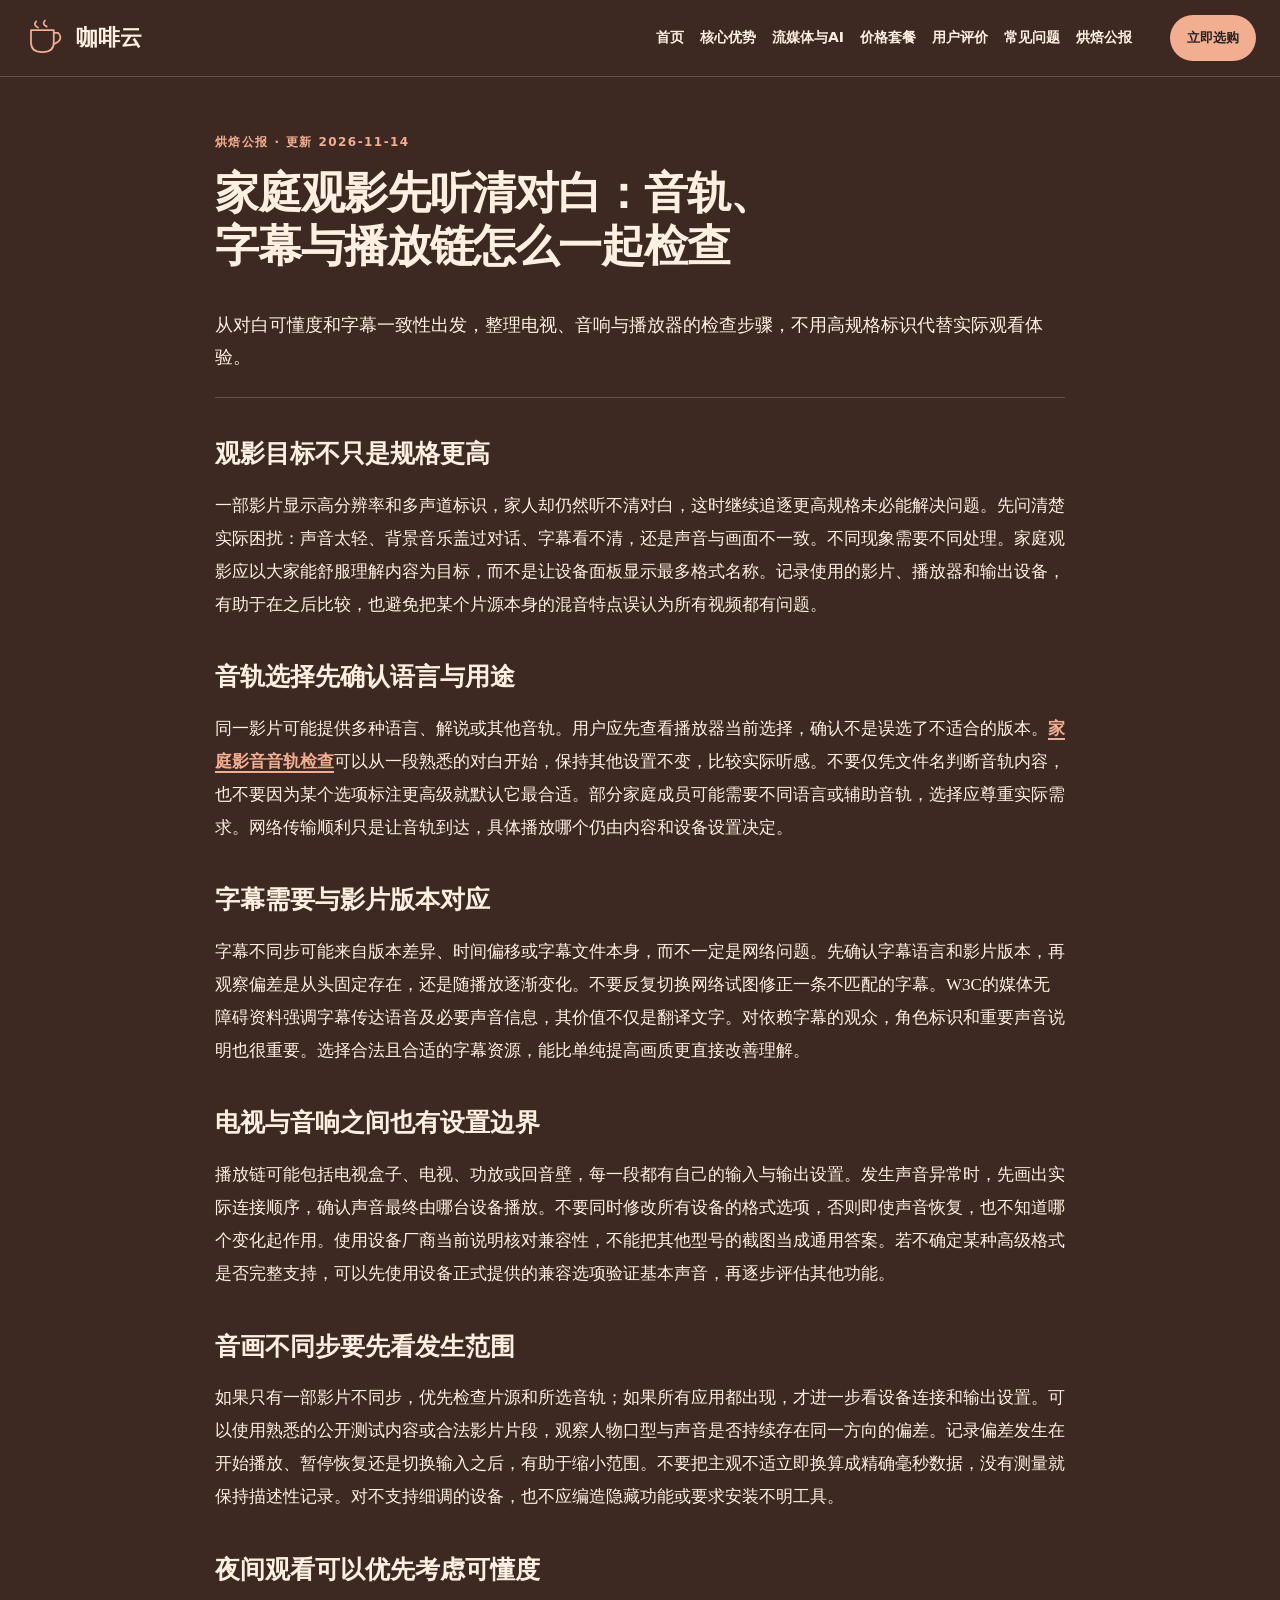
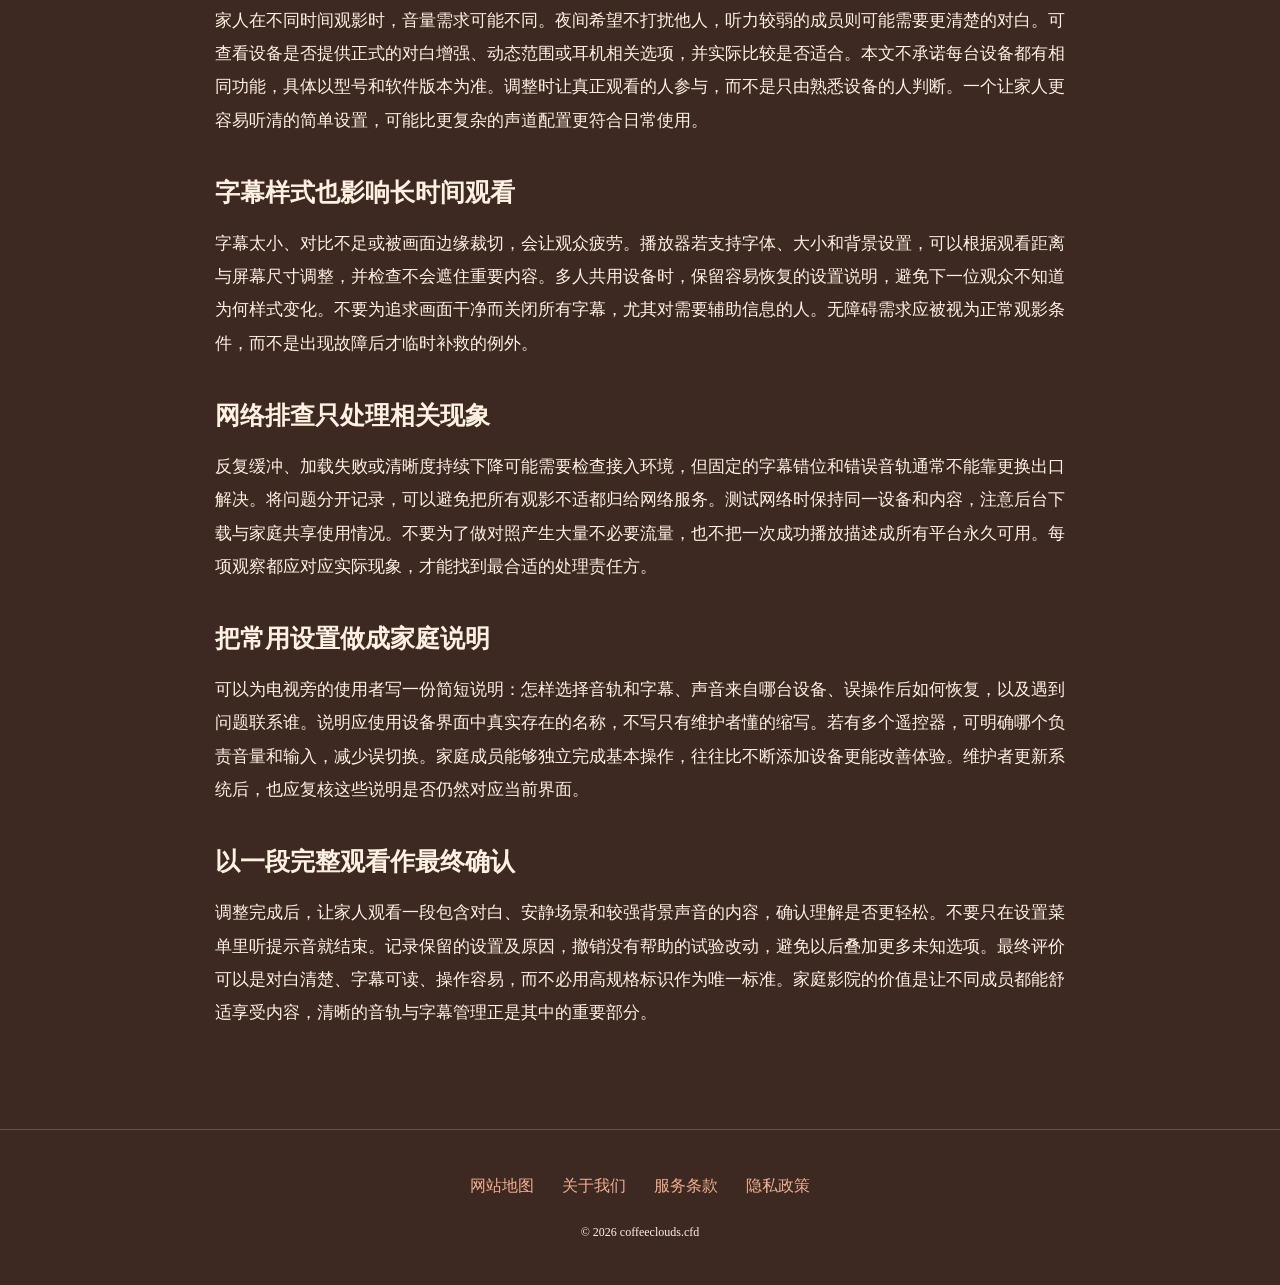
<file: coffee-streaming-4k-dolby-atmos-sync.html>
<!DOCTYPE html>
<html lang="zh-CN"><head><meta charset="UTF-8"><meta name="viewport" content="width=device-width,initial-scale=1"><title>家庭观影先听清对白：音轨、字幕与播放链怎么一起检查｜咖啡云</title><meta name="description" content="从对白可懂度和字幕一致性出发，整理电视、音响与播放器的检查步骤，不用高规格标识代替实际观看体验。"><meta name="keywords" content="咖啡云,家庭观影先听清对白：音轨、字幕与播放链怎么一起检查,观影目标不只是规格更高,网络使用指南"><link rel="canonical" href="https://coffeeclouds.cfd/coffee-streaming-4k-dolby-atmos-sync.html"><meta property="og:type" content="article"><meta property="og:title" content="家庭观影先听清对白：音轨、字幕与播放链怎么一起检查｜咖啡云"><meta property="og:description" content="从对白可懂度和字幕一致性出发，整理电视、音响与播放器的检查步骤，不用高规格标识代替实际观看体验。"><meta property="og:url" content="https://coffeeclouds.cfd/coffee-streaming-4k-dolby-atmos-sync.html"><meta property="og:image" content="https://coffeeclouds.cfd/share.png"><meta property="og:locale" content="zh_CN"><link rel="icon" href="favicon.svg" type="image/svg+xml"><link rel="stylesheet" href="style.css"><script defer src="menu.js"></script><script type="application/ld+json">{"@context": "https://schema.org", "@type": "Article", "name": "家庭观影先听清对白：音轨、字幕与播放链怎么一起检查｜咖啡云", "url": "https://coffeeclouds.cfd/coffee-streaming-4k-dolby-atmos-sync.html", "description": "从对白可懂度和字幕一致性出发，整理电视、音响与播放器的检查步骤，不用高规格标识代替实际观看体验。", "inLanguage": "zh-CN", "headline": "家庭观影先听清对白：音轨、字幕与播放链怎么一起检查｜咖啡云", "dateModified": "2026-11-14", "image": "https://coffeeclouds.cfd/share.png"}</script></head><body class="site-3 hero-C review-0 faq-1 nav-0"><header class="site-header"><div class="nav-wrap"><a class="brand" href="index.html"><svg class="brand-mark" viewBox="0 0 48 48" aria-hidden="true"><path d="M8 15H34V29Q34 40 21 40Q8 40 8 29Z M34 18H39Q46 26 34 31 M14 5Q10 9 16 12 M24 4Q20 8 26 11" fill="none" stroke="currentColor" stroke-width="2" stroke-linecap="round" stroke-linejoin="round"/></svg><span>咖啡云</span></a><nav id="site-menu" aria-label="主导航"><a href="index.html">首页</a><a href="index.html#features">核心优势</a><a href="index.html#streaming">流媒体与AI</a><a href="index.html#pricing">价格套餐</a><a href="index.html#testimonials">用户评价</a><a href="index.html#faq">常见问题</a><a href="coffee-roast-bulletin.html">烘焙公报</a></nav><div class="nav-actions"><a class="button compact" href="https://ww012.twilightaff.com/#/?code=A56DH1Af" target="_blank" rel="sponsored nofollow noopener">立即选购</a><button type="button" class="menu-toggle" aria-label="切换主导航菜单" aria-controls="site-menu" aria-expanded="false"><span></span><span></span></button></div></div></header><main class="site-main"><article class="article-page"><header><span class="eyebrow">烘焙公报 · 更新 2026-11-14</span><h1>家庭观影先听清对白：音轨、字幕与播放链怎么一起检查</h1><p class="lead">从对白可懂度和字幕一致性出发，整理电视、音响与播放器的检查步骤，不用高规格标识代替实际观看体验。</p></header><div class="article-body"><h2>观影目标不只是规格更高</h2><p>一部影片显示高分辨率和多声道标识，家人却仍然听不清对白，这时继续追逐更高规格未必能解决问题。先问清楚实际困扰：声音太轻、背景音乐盖过对话、字幕看不清，还是声音与画面不一致。不同现象需要不同处理。家庭观影应以大家能舒服理解内容为目标，而不是让设备面板显示最多格式名称。记录使用的影片、播放器和输出设备，有助于在之后比较，也避免把某个片源本身的混音特点误认为所有视频都有问题。</p><h2>音轨选择先确认语言与用途</h2><p>同一影片可能提供多种语言、解说或其他音轨。用户应先查看播放器当前选择，确认不是误选了不适合的版本。<a href="https://dajichang.mom/" target="_blank" rel="noopener">家庭影音音轨检查</a>可以从一段熟悉的对白开始，保持其他设置不变，比较实际听感。不要仅凭文件名判断音轨内容，也不要因为某个选项标注更高级就默认它最合适。部分家庭成员可能需要不同语言或辅助音轨，选择应尊重实际需求。网络传输顺利只是让音轨到达，具体播放哪个仍由内容和设备设置决定。</p><h2>字幕需要与影片版本对应</h2><p>字幕不同步可能来自版本差异、时间偏移或字幕文件本身，而不一定是网络问题。先确认字幕语言和影片版本，再观察偏差是从头固定存在，还是随播放逐渐变化。不要反复切换网络试图修正一条不匹配的字幕。W3C的媒体无障碍资料强调字幕传达语音及必要声音信息，其价值不仅是翻译文字。对依赖字幕的观众，角色标识和重要声音说明也很重要。选择合法且合适的字幕资源，能比单纯提高画质更直接改善理解。</p><h2>电视与音响之间也有设置边界</h2><p>播放链可能包括电视盒子、电视、功放或回音壁，每一段都有自己的输入与输出设置。发生声音异常时，先画出实际连接顺序，确认声音最终由哪台设备播放。不要同时修改所有设备的格式选项，否则即使声音恢复，也不知道哪个变化起作用。使用设备厂商当前说明核对兼容性，不能把其他型号的截图当成通用答案。若不确定某种高级格式是否完整支持，可以先使用设备正式提供的兼容选项验证基本声音，再逐步评估其他功能。</p><h2>音画不同步要先看发生范围</h2><p>如果只有一部影片不同步，优先检查片源和所选音轨；如果所有应用都出现，才进一步看设备连接和输出设置。可以使用熟悉的公开测试内容或合法影片片段，观察人物口型与声音是否持续存在同一方向的偏差。记录偏差发生在开始播放、暂停恢复还是切换输入之后，有助于缩小范围。不要把主观不适立即换算成精确毫秒数据，没有测量就保持描述性记录。对不支持细调的设备，也不应编造隐藏功能或要求安装不明工具。</p><h2>夜间观看可以优先考虑可懂度</h2><p>家人在不同时间观影时，音量需求可能不同。夜间希望不打扰他人，听力较弱的成员则可能需要更清楚的对白。可查看设备是否提供正式的对白增强、动态范围或耳机相关选项，并实际比较是否适合。本文不承诺每台设备都有相同功能，具体以型号和软件版本为准。调整时让真正观看的人参与，而不是只由熟悉设备的人判断。一个让家人更容易听清的简单设置，可能比更复杂的声道配置更符合日常使用。</p><h2>字幕样式也影响长时间观看</h2><p>字幕太小、对比不足或被画面边缘裁切，会让观众疲劳。播放器若支持字体、大小和背景设置，可以根据观看距离与屏幕尺寸调整，并检查不会遮住重要内容。多人共用设备时，保留容易恢复的设置说明，避免下一位观众不知道为何样式变化。不要为追求画面干净而关闭所有字幕，尤其对需要辅助信息的人。无障碍需求应被视为正常观影条件，而不是出现故障后才临时补救的例外。</p><h2>网络排查只处理相关现象</h2><p>反复缓冲、加载失败或清晰度持续下降可能需要检查接入环境，但固定的字幕错位和错误音轨通常不能靠更换出口解决。将问题分开记录，可以避免把所有观影不适都归给网络服务。测试网络时保持同一设备和内容，注意后台下载与家庭共享使用情况。不要为了做对照产生大量不必要流量，也不把一次成功播放描述成所有平台永久可用。每项观察都应对应实际现象，才能找到最合适的处理责任方。</p><h2>把常用设置做成家庭说明</h2><p>可以为电视旁的使用者写一份简短说明：怎样选择音轨和字幕、声音来自哪台设备、误操作后如何恢复，以及遇到问题联系谁。说明应使用设备界面中真实存在的名称，不写只有维护者懂的缩写。若有多个遥控器，可明确哪个负责音量和输入，减少误切换。家庭成员能够独立完成基本操作，往往比不断添加设备更能改善体验。维护者更新系统后，也应复核这些说明是否仍然对应当前界面。</p><h2>以一段完整观看作最终确认</h2><p>调整完成后，让家人观看一段包含对白、安静场景和较强背景声音的内容，确认理解是否更轻松。不要只在设置菜单里听提示音就结束。记录保留的设置及原因，撤销没有帮助的试验改动，避免以后叠加更多未知选项。最终评价可以是对白清楚、字幕可读、操作容易，而不必用高规格标识作为唯一标准。家庭影院的价值是让不同成员都能舒适享受内容，清晰的音轨与字幕管理正是其中的重要部分。</p></div></article></main><footer class="site-footer"><nav aria-label="页脚导航"><a href="sitemap.html">网站地图</a><a href="about.html">关于我们</a><a href="terms.html">服务条款</a><a href="privacy.html">隐私政策</a></nav><p>© 2026 coffeeclouds.cfd</p></footer></body></html>
</file>
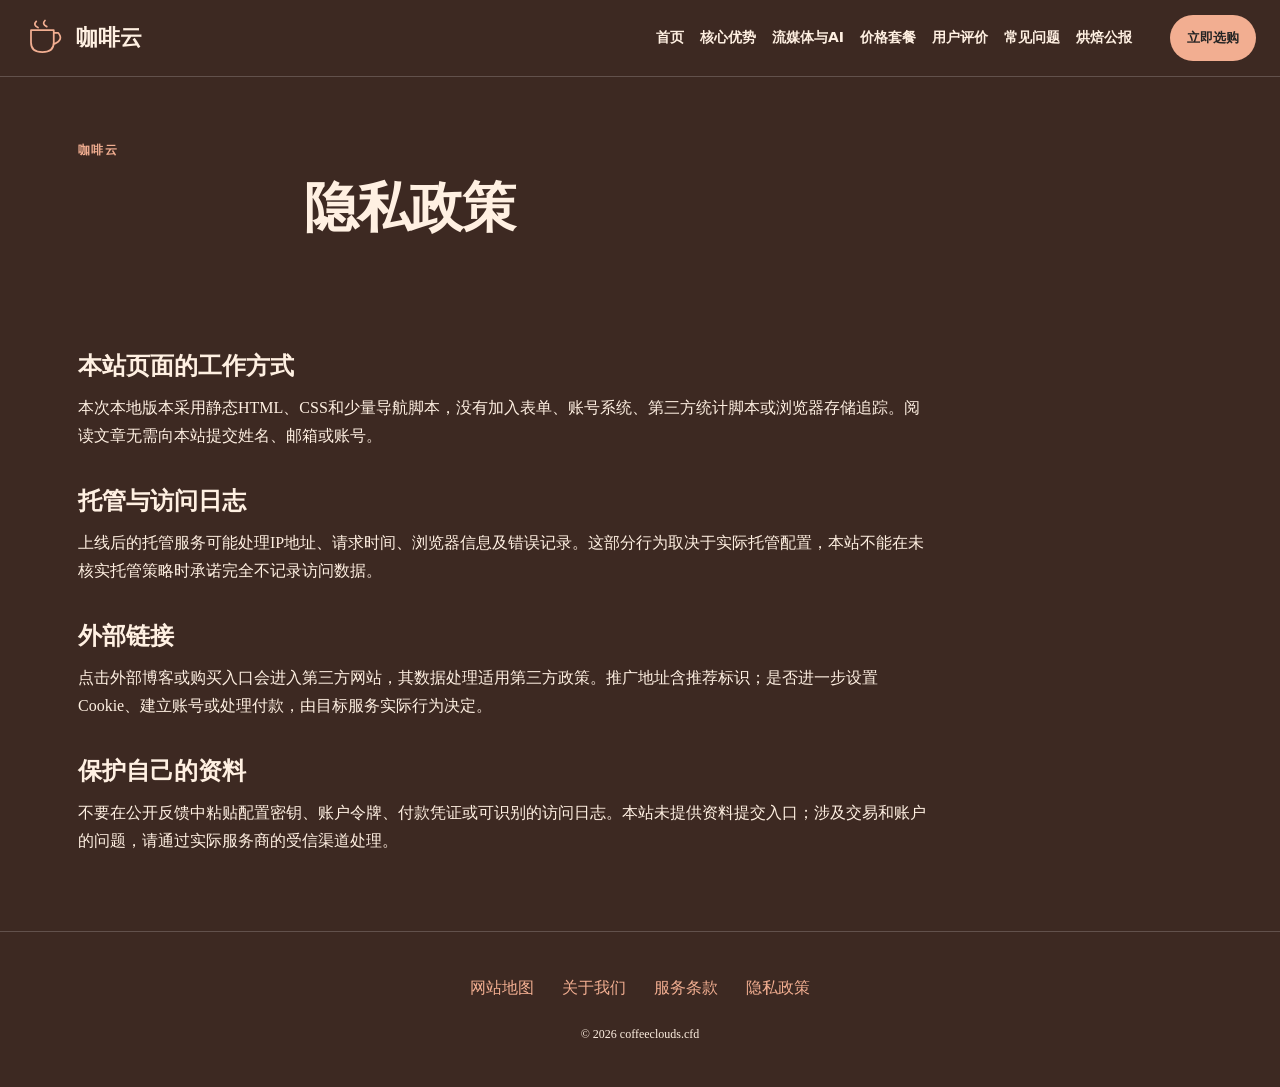
<file: privacy.html>
<!DOCTYPE html>
<html lang="zh-CN"><head><meta charset="UTF-8"><meta name="viewport" content="width=device-width,initial-scale=1"><title>隐私政策｜咖啡云·烘焙公报</title><meta name="description" content="烘焙公报的隐私政策：说明咖啡云资料整理、内容使用与第三方服务边界。"><meta name="keywords" content="咖啡云,隐私政策,烘焙公报,网络使用指南"><link rel="canonical" href="https://coffeeclouds.cfd/privacy.html"><meta property="og:type" content="website"><meta property="og:title" content="隐私政策｜咖啡云·烘焙公报"><meta property="og:description" content="烘焙公报的隐私政策：说明咖啡云资料整理、内容使用与第三方服务边界。"><meta property="og:url" content="https://coffeeclouds.cfd/privacy.html"><meta property="og:image" content="https://coffeeclouds.cfd/share.png"><meta property="og:locale" content="zh_CN"><link rel="icon" href="favicon.svg" type="image/svg+xml"><link rel="stylesheet" href="style.css"><script defer src="menu.js"></script><script type="application/ld+json">{"@context": "https://schema.org", "@type": "WebPage", "name": "隐私政策｜咖啡云·烘焙公报", "url": "https://coffeeclouds.cfd/privacy.html", "description": "烘焙公报的隐私政策：说明咖啡云资料整理、内容使用与第三方服务边界。", "inLanguage": "zh-CN"}</script></head><body class="site-3 hero-C review-0 faq-1 nav-0"><header class="site-header"><div class="nav-wrap"><a class="brand" href="index.html"><svg class="brand-mark" viewBox="0 0 48 48" aria-hidden="true"><path d="M8 15H34V29Q34 40 21 40Q8 40 8 29Z M34 18H39Q46 26 34 31 M14 5Q10 9 16 12 M24 4Q20 8 26 11" fill="none" stroke="currentColor" stroke-width="2" stroke-linecap="round" stroke-linejoin="round"/></svg><span>咖啡云</span></a><nav id="site-menu" aria-label="主导航"><a href="index.html">首页</a><a href="index.html#features">核心优势</a><a href="index.html#streaming">流媒体与AI</a><a href="index.html#pricing">价格套餐</a><a href="index.html#testimonials">用户评价</a><a href="index.html#faq">常见问题</a><a href="coffee-roast-bulletin.html">烘焙公报</a></nav><div class="nav-actions"><a class="button compact" href="https://ww012.twilightaff.com/#/?code=A56DH1Af" target="_blank" rel="sponsored nofollow noopener">立即选购</a><button type="button" class="menu-toggle" aria-label="切换主导航菜单" aria-controls="site-menu" aria-expanded="false"><span></span><span></span></button></div></div></header><main class="site-main"><header class="page-heading"><span class="eyebrow">咖啡云</span><h1>隐私政策</h1></header><div class="prose"><h2>本站页面的工作方式</h2><p>本次本地版本采用静态HTML、CSS和少量导航脚本，没有加入表单、账号系统、第三方统计脚本或浏览器存储追踪。阅读文章无需向本站提交姓名、邮箱或账号。</p><h2>托管与访问日志</h2><p>上线后的托管服务可能处理IP地址、请求时间、浏览器信息及错误记录。这部分行为取决于实际托管配置，本站不能在未核实托管策略时承诺完全不记录访问数据。</p><h2>外部链接</h2><p>点击外部博客或购买入口会进入第三方网站，其数据处理适用第三方政策。推广地址含推荐标识；是否进一步设置Cookie、建立账号或处理付款，由目标服务实际行为决定。</p><h2>保护自己的资料</h2><p>不要在公开反馈中粘贴配置密钥、账户令牌、付款凭证或可识别的访问日志。本站未提供资料提交入口；涉及交易和账户的问题，请通过实际服务商的受信渠道处理。</p></div></main><footer class="site-footer"><nav aria-label="页脚导航"><a href="sitemap.html">网站地图</a><a href="about.html">关于我们</a><a href="terms.html">服务条款</a><a href="privacy.html">隐私政策</a></nav><p>© 2026 coffeeclouds.cfd</p></footer></body></html>
</file>
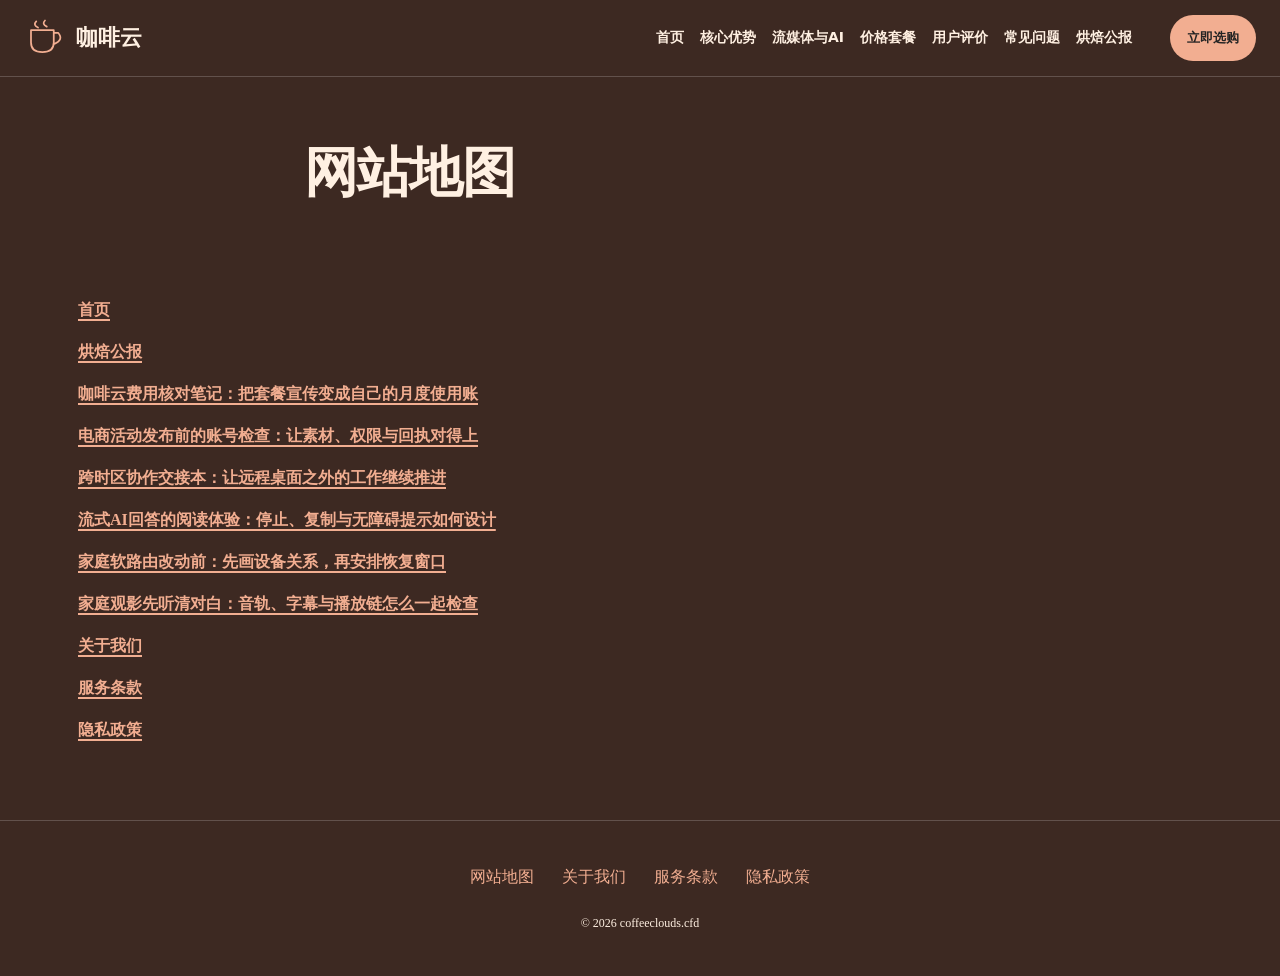
<file: sitemap.html>
<!DOCTYPE html>
<html lang="zh-CN"><head><meta charset="UTF-8"><meta name="viewport" content="width=device-width,initial-scale=1"><title>网站地图｜咖啡云·烘焙公报</title><meta name="description" content="烘焙公报及咖啡云资料站的首页、六篇专题文章与辅助说明入口。"><meta name="keywords" content="咖啡云,网站地图,烘焙公报,网络使用指南"><link rel="canonical" href="https://coffeeclouds.cfd/sitemap.html"><meta property="og:type" content="website"><meta property="og:title" content="网站地图｜咖啡云·烘焙公报"><meta property="og:description" content="烘焙公报及咖啡云资料站的首页、六篇专题文章与辅助说明入口。"><meta property="og:url" content="https://coffeeclouds.cfd/sitemap.html"><meta property="og:image" content="https://coffeeclouds.cfd/share.png"><meta property="og:locale" content="zh_CN"><link rel="icon" href="favicon.svg" type="image/svg+xml"><link rel="stylesheet" href="style.css"><script defer src="menu.js"></script><script type="application/ld+json">{"@context": "https://schema.org", "@type": "WebPage", "name": "网站地图｜咖啡云·烘焙公报", "url": "https://coffeeclouds.cfd/sitemap.html", "description": "烘焙公报及咖啡云资料站的首页、六篇专题文章与辅助说明入口。", "inLanguage": "zh-CN"}</script></head><body class="site-3 hero-C review-0 faq-1 nav-0"><header class="site-header"><div class="nav-wrap"><a class="brand" href="index.html"><svg class="brand-mark" viewBox="0 0 48 48" aria-hidden="true"><path d="M8 15H34V29Q34 40 21 40Q8 40 8 29Z M34 18H39Q46 26 34 31 M14 5Q10 9 16 12 M24 4Q20 8 26 11" fill="none" stroke="currentColor" stroke-width="2" stroke-linecap="round" stroke-linejoin="round"/></svg><span>咖啡云</span></a><nav id="site-menu" aria-label="主导航"><a href="index.html">首页</a><a href="index.html#features">核心优势</a><a href="index.html#streaming">流媒体与AI</a><a href="index.html#pricing">价格套餐</a><a href="index.html#testimonials">用户评价</a><a href="index.html#faq">常见问题</a><a href="coffee-roast-bulletin.html">烘焙公报</a></nav><div class="nav-actions"><a class="button compact" href="https://ww012.twilightaff.com/#/?code=A56DH1Af" target="_blank" rel="sponsored nofollow noopener">立即选购</a><button type="button" class="menu-toggle" aria-label="切换主导航菜单" aria-controls="site-menu" aria-expanded="false"><span></span><span></span></button></div></div></header><main class="site-main"><header class="page-heading"><h1>网站地图</h1></header><div class="prose"><ul class="map-links"><li><a href="index.html">首页</a></li><li><a href="coffee-roast-bulletin.html">烘焙公报</a></li><li><a href="coffee-iepl-backbone-latency-tuning.html">咖啡云费用核对笔记：把套餐宣传变成自己的月度使用账</a></li><li><a href="coffee-clean-ip-ecommerce-multi-account.html">电商活动发布前的账号检查：让素材、权限与回执对得上</a></li><li><a href="coffee-cross-border-collaboration-sdwan.html">跨时区协作交接本：让远程桌面之外的工作继续推进</a></li><li><a href="coffee-generative-ai-streaming-response.html">流式AI回答的阅读体验：停止、复制与无障碍提示如何设计</a></li><li><a href="coffee-soft-router-passwall-openclash.html">家庭软路由改动前：先画设备关系，再安排恢复窗口</a></li><li><a href="coffee-streaming-4k-dolby-atmos-sync.html">家庭观影先听清对白：音轨、字幕与播放链怎么一起检查</a></li><li><a href="about.html">关于我们</a></li><li><a href="terms.html">服务条款</a></li><li><a href="privacy.html">隐私政策</a></li></ul></div></main><footer class="site-footer"><nav aria-label="页脚导航"><a href="sitemap.html">网站地图</a><a href="about.html">关于我们</a><a href="terms.html">服务条款</a><a href="privacy.html">隐私政策</a></nav><p>© 2026 coffeeclouds.cfd</p></footer></body></html>
</file>
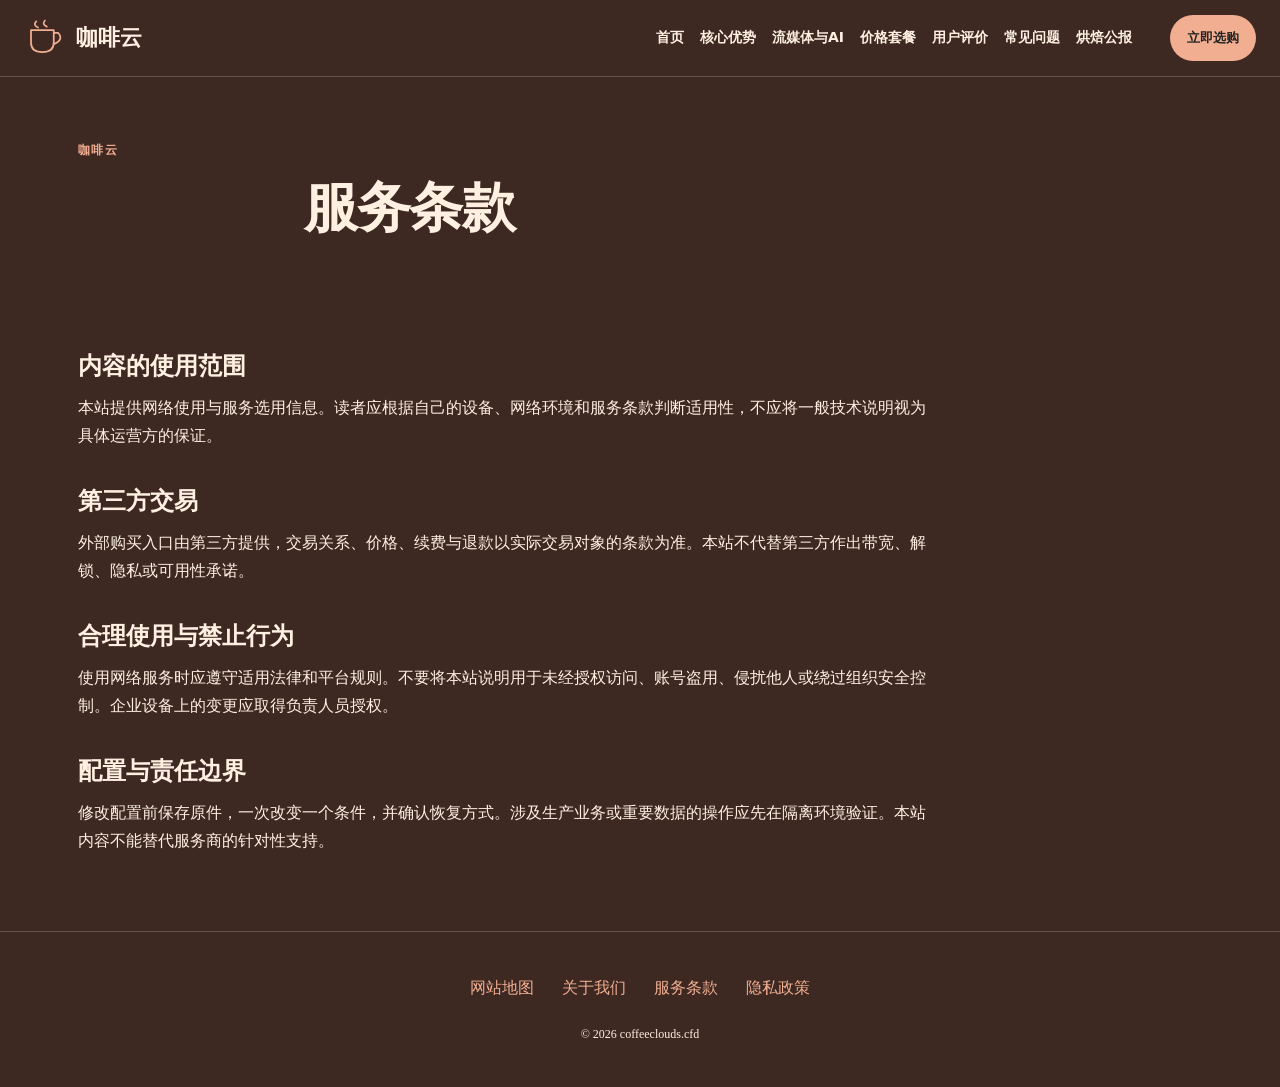
<file: terms.html>
<!DOCTYPE html>
<html lang="zh-CN"><head><meta charset="UTF-8"><meta name="viewport" content="width=device-width,initial-scale=1"><title>服务条款｜咖啡云·烘焙公报</title><meta name="description" content="烘焙公报的服务条款：说明咖啡云资料整理、内容使用与第三方服务边界。"><meta name="keywords" content="咖啡云,服务条款,烘焙公报,网络使用指南"><link rel="canonical" href="https://coffeeclouds.cfd/terms.html"><meta property="og:type" content="website"><meta property="og:title" content="服务条款｜咖啡云·烘焙公报"><meta property="og:description" content="烘焙公报的服务条款：说明咖啡云资料整理、内容使用与第三方服务边界。"><meta property="og:url" content="https://coffeeclouds.cfd/terms.html"><meta property="og:image" content="https://coffeeclouds.cfd/share.png"><meta property="og:locale" content="zh_CN"><link rel="icon" href="favicon.svg" type="image/svg+xml"><link rel="stylesheet" href="style.css"><script defer src="menu.js"></script><script type="application/ld+json">{"@context": "https://schema.org", "@type": "WebPage", "name": "服务条款｜咖啡云·烘焙公报", "url": "https://coffeeclouds.cfd/terms.html", "description": "烘焙公报的服务条款：说明咖啡云资料整理、内容使用与第三方服务边界。", "inLanguage": "zh-CN"}</script></head><body class="site-3 hero-C review-0 faq-1 nav-0"><header class="site-header"><div class="nav-wrap"><a class="brand" href="index.html"><svg class="brand-mark" viewBox="0 0 48 48" aria-hidden="true"><path d="M8 15H34V29Q34 40 21 40Q8 40 8 29Z M34 18H39Q46 26 34 31 M14 5Q10 9 16 12 M24 4Q20 8 26 11" fill="none" stroke="currentColor" stroke-width="2" stroke-linecap="round" stroke-linejoin="round"/></svg><span>咖啡云</span></a><nav id="site-menu" aria-label="主导航"><a href="index.html">首页</a><a href="index.html#features">核心优势</a><a href="index.html#streaming">流媒体与AI</a><a href="index.html#pricing">价格套餐</a><a href="index.html#testimonials">用户评价</a><a href="index.html#faq">常见问题</a><a href="coffee-roast-bulletin.html">烘焙公报</a></nav><div class="nav-actions"><a class="button compact" href="https://ww012.twilightaff.com/#/?code=A56DH1Af" target="_blank" rel="sponsored nofollow noopener">立即选购</a><button type="button" class="menu-toggle" aria-label="切换主导航菜单" aria-controls="site-menu" aria-expanded="false"><span></span><span></span></button></div></div></header><main class="site-main"><header class="page-heading"><span class="eyebrow">咖啡云</span><h1>服务条款</h1></header><div class="prose"><h2>内容的使用范围</h2><p>本站提供网络使用与服务选用信息。读者应根据自己的设备、网络环境和服务条款判断适用性，不应将一般技术说明视为具体运营方的保证。</p><h2>第三方交易</h2><p>外部购买入口由第三方提供，交易关系、价格、续费与退款以实际交易对象的条款为准。本站不代替第三方作出带宽、解锁、隐私或可用性承诺。</p><h2>合理使用与禁止行为</h2><p>使用网络服务时应遵守适用法律和平台规则。不要将本站说明用于未经授权访问、账号盗用、侵扰他人或绕过组织安全控制。企业设备上的变更应取得负责人员授权。</p><h2>配置与责任边界</h2><p>修改配置前保存原件，一次改变一个条件，并确认恢复方式。涉及生产业务或重要数据的操作应先在隔离环境验证。本站内容不能替代服务商的针对性支持。</p></div></main><footer class="site-footer"><nav aria-label="页脚导航"><a href="sitemap.html">网站地图</a><a href="about.html">关于我们</a><a href="terms.html">服务条款</a><a href="privacy.html">隐私政策</a></nav><p>© 2026 coffeeclouds.cfd</p></footer></body></html>
</file>
<file: style.css>
:root{--bg:#3d2922;--ink:#fff0e2;--accent:#f2ae91;--panel:#ffffff09;--line:#ffffff30;--button-ink:#242424;--font:Georgia,"Noto Serif SC","Songti SC",SimSun,serif;--width:1180px;--radius:36px;}
*{box-sizing:border-box}html{scroll-behavior:smooth}body{margin:0;background:var(--bg);color:var(--ink);font-family:var(--font);line-height:1.75}a{color:var(--accent);text-decoration-thickness:1px;text-underline-offset:4px}a:visited{color:var(--accent)}a:hover{text-decoration:underline}button,a{-webkit-tap-highlight-color:transparent}button{font:inherit}a:focus-visible,button:focus-visible,summary:focus-visible{outline:3px solid var(--accent);outline-offset:5px}svg{max-width:100%}h1,h2,h3,p{margin-top:0}h1{font-size:clamp(30px,4.2vw,58px);line-height:1.2;letter-spacing:-.025em;max-width:19ch}h2{font-size:clamp(25px,3vw,38px);line-height:1.3;margin-bottom:12px}h3{font-size:19px;line-height:1.5}p{overflow-wrap:anywhere}img{max-width:100%;height:auto}.site-header{position:sticky;top:0;z-index:20;background:var(--bg);border-bottom:1px solid var(--line)}.nav-wrap{max-width:1440px;padding:15px 24px;margin:auto;display:flex;align-items:center;gap:24px}.brand{color:var(--ink)!important;display:flex;align-items:center;gap:10px;font-weight:800;white-space:nowrap;text-decoration:none;font-size:22px}.brand-mark{width:42px;height:42px;color:var(--accent)}#site-menu{display:flex;gap:17px;margin-left:auto;align-items:center}#site-menu a{font:600 13px/1.4 system-ui,sans-serif;text-decoration:none;color:var(--ink);white-space:nowrap}#site-menu a:hover{color:var(--accent)}.nav-actions{display:flex;align-items:center;gap:10px;margin-left:auto}.button{display:inline-flex;align-items:center;justify-content:center;background:var(--accent);color:var(--button-ink)!important;padding:13px 24px;border-radius:var(--radius);font:700 15px/1.5 system-ui,sans-serif;text-decoration:none;min-height:46px;white-space:nowrap}.button:hover{filter:brightness(.94);text-decoration:none}.compact{font-size:13px;padding:10px 17px}.menu-toggle{display:none;width:44px;height:44px;border:1px solid var(--line);background:transparent;border-radius:8px;color:var(--ink);align-items:center;justify-content:center;flex-direction:column;gap:6px}.menu-toggle span{display:block;width:20px;height:2px;background:currentColor}.site-main{max-width:var(--width);margin:auto;padding:0 28px;position:relative;z-index:1}.hero-section{min-height:600px;padding:72px 0;display:grid;grid-template-columns:1.1fr .9fr;gap:52px;align-items:center}.hero-intro{font-size:18px;max-width:40em}.eyebrow{display:block;color:var(--accent);font:700 12px/1.6 system-ui,sans-serif;letter-spacing:.12em;margin-bottom:16px}.hero-actions{display:flex;gap:24px;align-items:center;flex-wrap:wrap;margin-top:30px}.text-button{font-weight:700;min-height:44px;display:inline-flex;align-items:center}.hero-art{min-width:0;width:100%;display:flex;justify-content:center;align-items:center;animation:art-sway 9s ease-in-out infinite}.hero-art>svg{width:100%;height:auto!important;aspect-ratio:13/11;max-height:460px!important}.hero-A .hero-art{grid-column:1;grid-row:1}.hero-A .hero-copy{grid-column:2}.hero-C .hero-section{grid-template-columns:1fr;text-align:center;gap:28px;padding-bottom:40px}.hero-C h1,.hero-C .hero-intro{margin-left:auto;margin-right:auto}.hero-C .hero-actions{justify-content:center}.hero-C .hero-art{width:min(660px,100%);margin:auto}.hero-D .hero-section{display:block;text-align:center;min-height:620px;padding-top:130px}.hero-D h1,.hero-D .hero-intro{margin-left:auto;margin-right:auto}.hero-D .hero-actions{justify-content:center}.hero-D .hero-section>.hero-art{display:none}.site-art{position:fixed;inset:70px 0 0;pointer-events:none;z-index:0;display:flex;align-items:center;justify-content:center;opacity:.15;animation:art-sway 12s ease-in-out infinite}.site-art>svg{width:85vw;height:80vh!important;max-height:none!important}.section{padding:70px 0;border-top:1px solid var(--line);scroll-margin-top:100px}.section-heading{margin-bottom:32px}.section-intro{max-width:750px;margin-bottom:26px}.features{display:grid;gap:24px}.feature{display:flex;gap:20px;padding:24px;border:1px solid var(--line);border-radius:var(--radius);background:var(--panel)}.feature>svg{width:46px;height:46px;flex-shrink:0;color:var(--accent)}.feature p{margin-bottom:0}.features.tiles{grid-template-columns:repeat(2,minmax(0,1fr))}.features.rail{grid-template-columns:repeat(4,minmax(0,1fr))}.features.rail .feature{display:block;padding:22px 18px}.features.rail .feature svg{margin-bottom:14px}.features.list .feature{border-width:0 0 1px;border-radius:0;background:transparent}.features.list{grid-template-columns:1fr}.features.list .feature>div{display:grid;grid-template-columns:220px 1fr;gap:28px}.use-cases{display:grid;gap:24px}.use-cases.columns{grid-template-columns:repeat(3,minmax(0,1fr))}.use-case{padding:28px;background:var(--panel);border-radius:var(--radius);position:relative;border:1px solid var(--line)}.use-cases.rows .use-case{display:grid;grid-template-columns:50px 170px 1fr;gap:12px 24px;align-items:start}.use-cases.rows .use-case>p:not(.platforms),.use-cases.rows .status{grid-column:3}.use-cases.steps .use-case:nth-child(2){margin-left:7%}.use-cases.steps .use-case:nth-child(3){margin-left:14%}.item-no,.review-mark{color:var(--accent);font-size:26px;font-weight:700}.platforms{font-size:14px;color:var(--accent)}.status{font-size:12px;border-top:1px solid var(--line);padding-top:10px;display:block}.plans{display:grid;gap:22px}.plans.cards{grid-template-columns:repeat(3,minmax(0,1fr))}.plan{padding:28px;border:1px solid var(--line);border-radius:var(--radius);background:var(--panel)}.price-value{font-size:24px;font-weight:700;color:var(--accent)}dl{margin:20px 0}dl>div{display:flex;justify-content:space-between;gap:12px;padding:10px 0;border-bottom:1px solid var(--line);font-size:14px}dd{margin:0}.plans.table .plan{display:grid;grid-template-columns:1fr 1fr 2fr;gap:8px 24px;align-items:center}.plans.table .plan>h3{grid-column:1}.plans.table .price-value{grid-column:2;grid-row:1/3}.plans.table dl{grid-column:3;grid-row:1/4;margin:0}.plans.table .small{grid-column:1/3}.small{font-size:12px;opacity:.8}.reviews{display:grid;grid-template-columns:repeat(3,minmax(0,1fr));gap:28px}.review{padding:28px 0;border-top:3px solid var(--accent)}.review h3{margin-top:16px}.faq-list{max-width:900px}.faq-list details{padding:18px 0;border-bottom:1px solid var(--line)}summary{cursor:pointer;font-weight:700;padding-right:20px}details p{margin:16px 0 4px;max-width:75ch}.site-footer{position:relative;z-index:1;padding:42px 24px;border-top:1px solid var(--line);background:var(--bg);text-align:center}.site-footer nav{display:flex;gap:28px;justify-content:center;flex-wrap:wrap}.site-footer p{font-size:12px;margin:22px 0 0}.page-heading{padding:64px 0 38px}.page-heading h1{max-width:25ch}.article-list{display:grid;gap:28px;padding-bottom:70px;counter-reset:stories}.article-card{border:1px solid var(--line);background:var(--panel);border-radius:var(--radius);padding:30px;counter-increment:stories;position:relative}.article-card::before{content:counter(stories,decimal-leading-zero);display:block;font-size:26px;color:var(--accent);margin-bottom:16px}.article-card h2{font-size:23px}.article-card p{margin-bottom:20px}.article-list.split{grid-template-columns:repeat(2,minmax(0,1fr))}.article-list.stack{grid-template-columns:1fr}.article-list.stack .article-card{display:grid;grid-template-columns:64px 1fr 1fr;gap:20px}.article-list.stack .article-card a{grid-column:2}.article-list.mosaic{grid-template-columns:repeat(3,minmax(0,1fr))}.article-list.mosaic .article-card:first-child{grid-column:span 2}.article-page{max-width:850px;margin:auto;padding:56px 0 80px}.article-page h1{max-width:100%;font-size:clamp(28px,3.5vw,44px)}.article-page .lead{font-size:18px;padding-bottom:24px;border-bottom:1px solid var(--line)}.article-body h2{font-size:25px;margin:40px 0 18px}.article-body p{font-size:17px;line-height:1.95;margin-bottom:20px}.article-body a,.article-body a:visited{color:var(--accent);font-weight:700}.sources{margin-top:40px;padding-top:20px;border-top:1px solid var(--line);font-size:12px}.sources p{overflow-wrap:anywhere}.prose{max-width:850px;padding-bottom:60px}.prose h2{font-size:24px;margin-top:36px}.map-links{list-style:none;padding:0;display:grid;gap:14px}.site-0 .section-heading,.site-6 .section-heading,.site-12 .section-heading{border-left:5px solid var(--accent);padding-left:22px}.site-1 .section-heading,.site-7 .section-heading,.site-13 .section-heading{text-align:center}.site-2 .section-heading,.site-8 .section-heading,.site-14 .section-heading{display:flex;align-items:baseline;gap:30px;flex-wrap:wrap}.site-3 .section,.site-9 .section,.site-15 .section{border-top-width:3px}.site-4 .feature,.site-10 .feature,.site-16 .feature{border-inline-start:5px solid var(--accent)}.site-5 .use-case,.site-11 .use-case,.site-17 .use-case{border-top:4px solid var(--accent)}@keyframes art-sway{0%,100%{transform:translateY(0)}50%{transform:translateY(-8px)}}
@media(max-width:1240px){#site-menu{display:none;position:absolute;left:0;right:0;top:100%;padding:22px;background:var(--bg);border-bottom:1px solid var(--line);box-shadow:0 12px 20px #0001;margin:0;flex-direction:column;align-items:stretch;gap:0}#site-menu.is-open{display:flex}#site-menu a{padding:12px}.menu-toggle{display:flex}.features.rail{grid-template-columns:repeat(2,minmax(0,1fr))}.nav-wrap{position:relative}.nav-actions{margin-left:auto}}
@media(max-width:768px){.site-main{padding:0 22px}.hero-section,.hero-A .hero-section{grid-template-columns:1fr;gap:24px;padding:42px 0;min-height:0}.hero-A .hero-copy,.hero-A .hero-art{grid-column:auto;grid-row:auto}.hero-A .hero-copy{order:0}.hero-A .hero-art{order:1}.hero-art>svg{max-height:340px!important}.hero-D .hero-section{padding:75px 0;min-height:520px}.hero-intro{font-size:16px}.hero-copy h1{max-width:21ch}.section{padding:48px 0}.features.tiles,.features.rail,.use-cases.columns,.plans.cards,.reviews,.article-list.split,.article-list.mosaic{grid-template-columns:1fr}.features.list .feature>div{display:block}.features.rail .feature{display:flex}.use-cases.rows .use-case{display:block}.use-cases.steps .use-case:nth-child(n){margin-left:0}.plans.table .plan{display:block}.article-list.mosaic .article-card:first-child{grid-column:auto}.article-list.stack .article-card{display:block}.page-heading{padding-top:40px}.article-page{padding-top:38px}.article-body p{font-size:16px}.nav-wrap{padding:12px 16px;gap:12px}.brand{font-size:19px;gap:7px}.brand-mark{width:32px;height:32px}.compact{padding:10px 12px;font-size:12px}.site-footer nav{gap:14px 24px}.site-art{opacity:.09}.section-heading{display:block!important}}
@media(max-width:360px){.site-main{padding:0 16px}.nav-wrap{padding:10px 12px}.brand-mark{width:28px}.brand{font-size:17px}.nav-actions{gap:7px}.compact{padding:9px}.menu-toggle{width:38px;height:40px}.hero-actions{gap:18px}.feature,.plan,.use-case,.article-card{padding:21px}.hero-copy h1{font-size:29px}}
@media(prefers-reduced-motion:reduce){html{scroll-behavior:auto}*,*::before,*::after{animation:none!important;transition:none!important}}

.review-1 .reviews{grid-template-columns:1fr}.review-1 .review{display:grid;grid-template-columns:70px 180px 1fr;gap:14px;align-items:baseline;padding:22px 0;border-top-width:1px}.review-1 .review h3{margin:0}.review-1 .review .small{grid-column:3}.review-2 .reviews{grid-template-columns:1.3fr 1fr}.review-2 .review:first-child{grid-row:span 2;padding:36px;border:1px solid var(--line);border-radius:var(--radius);background:var(--panel)}.faq-1 .faq-list{max-width:none;display:grid;grid-template-columns:1fr 1fr;gap:24px}.faq-1 details:last-child{grid-column:span 2}.faq-2 .faq-list{margin-left:22%;border-left:3px solid var(--accent);padding-left:28px}.site-0 .hero-section{grid-template-columns:1.25fr .75fr}.site-1 .hero-section{grid-template-columns:1.1fr 1fr}.site-4 .hero-section{gap:90px}.site-5 .hero-copy{border-left:3px solid var(--accent);padding-left:30px}.site-6 .hero-art{border:1px solid var(--line);border-radius:50%;padding:25px}.site-7 .hero-section{padding-top:52px}.site-7 .hero-art{max-width:520px}.site-9 h1{font-size:clamp(32px,4.8vw,65px)}.site-10 .hero-section{grid-template-columns:.8fr 1.2fr}.site-11 .hero-copy{max-width:900px;margin:auto}.site-13 .hero-art{max-width:570px}.site-14 .hero-copy{border-bottom:4px solid var(--accent);padding-bottom:32px}.site-15 h1{font-weight:500;letter-spacing:-.04em}.site-17 .hero-section{gap:80px}.site-art{opacity:.3}.hero-D .article-page,.hero-D .prose{background:color-mix(in srgb,var(--bg) 88%,transparent);padding:36px}.hero-D .hero-copy{position:relative}.hero-D .hero-copy::before{content:'';position:absolute;inset:-25px -15px;background:radial-gradient(ellipse,var(--bg),transparent 75%);z-index:-1;pointer-events:none}
@media(min-width:1241px){.nav-1 .nav-wrap{display:grid;grid-template-columns:1fr auto 1fr;gap:10px 30px}.nav-1 .brand{grid-column:2;grid-row:1;justify-content:center}.nav-1 .nav-actions{grid-column:3;grid-row:1}.nav-1 #site-menu{grid-column:1/4;grid-row:2;justify-content:center;margin:auto;padding-top:6px}.nav-1 .section{scroll-margin-top:160px}.nav-2 .nav-wrap{display:grid;grid-template-columns:auto 1fr auto;gap:10px 35px}.nav-2 .brand{grid-row:1/3}.nav-2 #site-menu{grid-column:2/4;grid-row:2;justify-content:flex-end;margin:0}.nav-2 .nav-actions{grid-column:3;grid-row:1}.nav-2 .section{scroll-margin-top:150px}}
@media(max-width:768px){.hero-section{grid-template-columns:1fr!important;gap:26px!important}.hero-copy{border-left:0!important;padding-left:0!important}.review-1 .review{display:block}.review-1 .review h3{margin:12px 0}.review-2 .reviews{grid-template-columns:1fr}.review-2 .review:first-child{grid-row:auto;padding:24px}.faq-1 .faq-list{grid-template-columns:1fr;gap:0}.faq-1 details:last-child{grid-column:auto}.faq-2 .faq-list{margin-left:0;padding-left:20px}.site-art{opacity:.22}.hero-D .article-page,.hero-D .prose{padding:26px 10px}}
.site-2 .site-art{opacity:.85}.site-12 .site-art{opacity:1}.site-12 .site-art path{opacity:.65}.site-16 .site-art{opacity:.6}@media(max-width:768px){.site-2 .site-art{opacity:.7}.site-12 .site-art{opacity:1}.site-16 .site-art{opacity:.5}}.site-5 .hero-art{position:relative}.site-5 .hero-art>svg:first-child{position:absolute;inset:0}.site-5 .coffee-mark{position:relative}.roast-bean{animation:roast-rock 9s ease-in-out infinite}@keyframes roast-rock{0%,100%{transform:rotate(-3deg)}50%{transform:rotate(5deg)}}@media(prefers-reduced-motion:reduce){.roast-bean{animation:none!important}}h1,h2{text-wrap:balance}
/* Card presentation revision */
a,a:link,a:visited,a:hover,a:focus{text-decoration:none!important}.features,.features.rail,.features.tiles,.features.list{display:grid;grid-template-columns:repeat(2,minmax(0,1fr));gap:24px}.features.list .feature>div{display:block}.feature,.features.rail .feature{display:block;padding:28px}.feature>svg{margin-bottom:16px}.use-cases,.use-cases.rows,.use-cases.steps,.use-cases.columns{display:grid;grid-template-columns:repeat(3,minmax(0,1fr));gap:24px}.use-cases.rows .use-case{display:block}.use-cases.steps .use-case:nth-child(n){margin-left:0}.plans,.plans.table,.plans.cards{grid-template-columns:repeat(3,minmax(0,1fr));align-items:stretch}.plans.table .plan,.plan{display:flex;flex-direction:column;padding:30px;border-radius:var(--radius)}.plan .price-value{font-size:40px;margin:16px 0}.price-value small{font-size:14px;font-weight:400}.quota{padding:18px 0;border-top:1px solid var(--line);border-bottom:1px solid var(--line)}.quota strong{font-size:28px}.plan ul{padding-left:19px;flex:1}.plan li{margin:14px 0}.reviews,.review-1 .reviews,.review-2 .reviews{display:grid;grid-template-columns:repeat(3,minmax(0,1fr));gap:24px}.review,.review-1 .review,.review-2 .review:first-child{display:block;grid-row:auto;padding:26px;border:1px solid var(--line);border-radius:var(--radius);background:var(--panel)}.faq-1 .faq-list{display:block}.faq-2 .faq-list{margin-left:0}.site-5 .hero-copy{border-left:0;padding-left:0}@media(max-width:768px){.features,.features.rail,.features.tiles,.features.list,.use-cases,.use-cases.rows,.use-cases.steps,.use-cases.columns,.plans,.plans.cards,.plans.table,.reviews,.review-1 .reviews,.review-2 .reviews{grid-template-columns:1fr}}

/* Final vertical cards, including the independent article index. */
.features,.features.rail,.features.tiles,.features.list{grid-template-columns:repeat(4,minmax(0,1fr));align-items:stretch}
.feature,.features.list .feature,.features.rail .feature{display:flex;flex-direction:column;border:1px solid var(--line);border-radius:var(--radius);background:var(--panel);padding:25px 22px;min-height:275px}
.features.list .feature>div{display:block}.feature p{font-size:15px}.feature>svg{margin:0 0 18px}.use-case{min-height:280px;display:flex!important;flex-direction:column}.use-case .platforms{margin-top:0}
.plan{min-height:430px}.plan ul{margin-bottom:0}.reviews .review{min-height:270px}.reviews .review .small{line-height:1.8}
.article-list,.article-list.split,.article-list.stack,.article-list.mosaic{grid-template-columns:repeat(3,minmax(0,1fr));align-items:stretch}
.article-list .article-card,.article-list.stack .article-card{display:flex;flex-direction:column;gap:0;min-height:320px;padding:28px}.article-list.mosaic .article-card:first-child{grid-column:auto}.article-card a{margin-top:auto;align-self:flex-start;padding:8px 0}.article-card h2{font-size:22px}
@media(max-width:1100px) and (min-width:769px){.features,.features.rail,.features.tiles,.features.list{grid-template-columns:repeat(2,minmax(0,1fr))}.article-list,.article-list.split,.article-list.stack,.article-list.mosaic{grid-template-columns:repeat(2,minmax(0,1fr))}.plan{padding:22px!important}.price-value{font-size:34px!important}}
@media(max-width:768px){.features,.features.rail,.features.tiles,.features.list,.article-list,.article-list.split,.article-list.stack,.article-list.mosaic{grid-template-columns:1fr}.feature,.features.list .feature,.features.rail .feature,.use-case,.reviews .review{min-height:0}.plan{min-height:400px}.article-list .article-card{min-height:265px}.hero-art{max-width:100%}.site-art{max-width:100vw}}

/* ==========================================================================
   Navigation Alignment, Article Hyperlinks & Clickable Cards Update
   ========================================================================== */

/* 1. Ensure CTA button and all menu items stay on the exact same row */
.site-header .nav-wrap,
.nav-0 .nav-wrap,
.nav-1 .nav-wrap,
.nav-2 .nav-wrap {
  display: flex !important;
  align-items: center !important;
  justify-content: flex-start !important;
  gap: 20px !important;
  flex-wrap: nowrap !important;
  grid-template-columns: none !important;
  grid-template-rows: none !important;
}

.site-header .brand,
.nav-0 .brand,
.nav-1 .brand,
.nav-2 .brand {
  flex-shrink: 0 !important;
  margin-right: auto !important;
  grid-column: auto !important;
  grid-row: auto !important;
}

.site-header #site-menu,
.nav-0 #site-menu,
.nav-1 #site-menu,
.nav-2 #site-menu {
  display: flex !important;
  align-items: center !important;
  gap: 16px !important;
  margin: 0 !important;
  padding: 0 !important;
  flex-shrink: 0 !important;
  grid-column: auto !important;
  grid-row: auto !important;
}

.site-header #site-menu a,
.nav-0 #site-menu a,
.nav-1 #site-menu a,
.nav-2 #site-menu a {
  white-space: nowrap !important;
  font-size: 14px !important;
}

.site-header .nav-actions,
.nav-0 .nav-actions,
.nav-1 .nav-actions,
.nav-2 .nav-actions {
  display: flex !important;
  align-items: center !important;
  gap: 12px !important;
  margin-left: 18px !important;
  flex-shrink: 0 !important;
  grid-column: auto !important;
  grid-row: auto !important;
}

.site-header .nav-actions .button,
.nav-0 .nav-actions .button,
.nav-1 .nav-actions .button,
.nav-2 .nav-actions .button {
  white-space: nowrap !important;
}

/* Responsive mobile drawer below 980px */
@media (max-width: 980px) {
  .site-header #site-menu,
  .nav-0 #site-menu,
  .nav-1 #site-menu,
  .nav-2 #site-menu {
    display: none !important;
    position: absolute !important;
    left: 0 !important;
    right: 0 !important;
    top: 100% !important;
    padding: 18px 24px !important;
    background: var(--bg) !important;
    border-bottom: 1px solid var(--line) !important;
    box-shadow: 0 12px 24px rgba(0, 0, 0, 0.15) !important;
    flex-direction: column !important;
    align-items: stretch !important;
    gap: 0 !important;
    z-index: 100 !important;
  }
  .site-header #site-menu.is-open,
  .nav-0 #site-menu.is-open,
  .nav-1 #site-menu.is-open,
  .nav-2 #site-menu.is-open {
    display: flex !important;
  }
  .site-header #site-menu a,
  .nav-0 #site-menu a,
  .nav-1 #site-menu a,
  .nav-2 #site-menu a {
    padding: 12px 0 !important;
    border-bottom: 1px solid var(--line) !important;
  }
  .site-header #site-menu a:last-child,
  .nav-0 #site-menu a:last-child,
  .nav-1 #site-menu a:last-child,
  .nav-2 #site-menu a:last-child {
    border-bottom: none !important;
  }
  .site-header .menu-toggle {
    display: flex !important;
  }
}

/* 2. Article & prose hyperlinks prominent colored styling */
.article-page a:not(.button):not(.brand),
.article-body a:not(.button):not(.brand),
.prose a:not(.button):not(.brand),
article a:not(.button):not(.brand) {
  color: var(--accent) !important;
  font-weight: 700 !important;
  text-decoration: underline !important;
  text-decoration-thickness: 2px !important;
  text-underline-offset: 4px !important;
  transition: opacity 0.2s ease !important;
}

.article-page a:not(.button):not(.brand):hover,
.article-body a:not(.button):not(.brand):hover,
.prose a:not(.button):not(.brand):hover,
article a:not(.button):not(.brand):hover {
  text-decoration: underline !important;
  opacity: 0.8 !important;
}

/* 3. Entire Article Card Clickable */
.article-list .article-card,
.article-card {
  position: relative !important;
  cursor: pointer !important;
  transition: transform 0.2s ease, box-shadow 0.2s ease, border-color 0.2s ease !important;
}

.article-list .article-card:hover,
.article-card:hover {
  transform: translateY(-4px) !important;
  box-shadow: 0 10px 24px rgba(0, 0, 0, 0.15) !important;
  border-color: var(--accent) !important;
}

.article-card a {
  color: var(--accent) !important;
  font-weight: 700 !important;
  position: static !important;
}

.article-card a::after {
  content: "" !important;
  position: absolute !important;
  inset: 0 !important;
  z-index: 2 !important;
  cursor: pointer !important;
}

/* 4. Pricing Plan Purchase Button */
.plan .button {
  width: 100% !important;
  margin-top: 24px !important;
  text-align: center !important;
  box-shadow: 0 4px 14px rgba(0, 0, 0, 0.12) !important;
  transition: transform 0.2s ease, filter 0.2s ease, box-shadow 0.2s ease !important;
}
.plan .button:hover {
  transform: translateY(-2px) !important;
  filter: brightness(0.92) !important;
  box-shadow: 0 6px 18px rgba(0, 0, 0, 0.18) !important;
}
</file>
